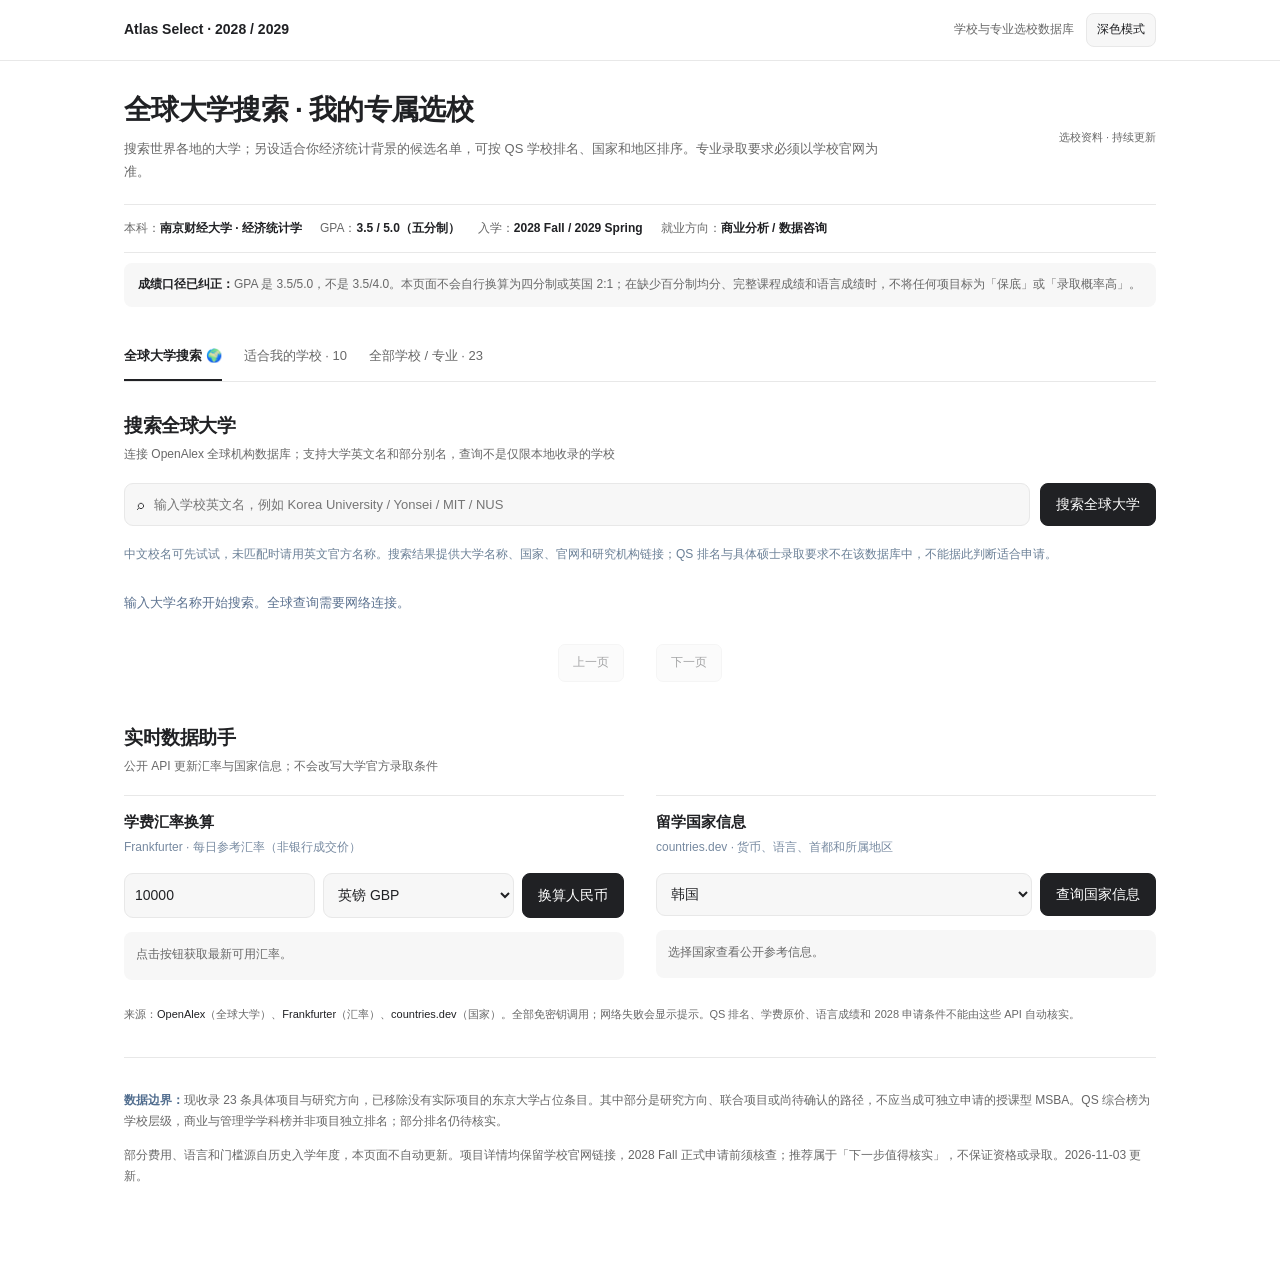
<file: index.html>
<!DOCTYPE html><html lang="zh-CN"><head><meta charset="utf-8"><meta name="viewport" content="width=device-width,initial-scale=1"><meta name="theme-color" content="#ffffff"><meta http-equiv="Cache-Control" content="no-cache, no-store, must-revalidate"><meta name="description" content="面向中国经济统计本科生的2028 Fall 商业分析硕士选校搜索，含官网要求与独立推荐名单。"><title>Atlas Select · 我的2028选校搜索</title><style>
:root{--ink:#192d43;--muted:#64778d;--navy:#142e4b;--line:#e0e8f0;--blue:#245ca1;--wash:#f6f8fb;--mint:#e8f6f1}
*{box-sizing:border-box}html{scroll-behavior:smooth}body{margin:0;font:15px/1.65 -apple-system,BlinkMacSystemFont,"PingFang SC","Microsoft YaHei","Noto Sans CJK SC",sans-serif;background:var(--wash);color:var(--ink)}
a{color:#2260a8;text-decoration:none}a:hover{text-decoration:underline}button,input,select{font:inherit}button{cursor:pointer}button:focus-visible,a:focus-visible,input:focus-visible,select:focus-visible,summary:focus-visible{outline:3px solid #93bbfb;outline-offset:3px}
.site-header{background:#12283f;color:white}.site-inner{max-width:1200px;margin:auto;padding:13px 22px;display:flex;align-items:center;justify-content:space-between;gap:14px}.site-name{font-size:15px;font-weight:800;letter-spacing:.01em}.site-meta{font-size:12px;color:#b9cade}
.shell{max-width:1200px;margin:auto;padding:26px 20px 80px}.intro{background:#fff;border:1px solid var(--line);border-radius:17px;padding:25px 29px;display:flex;justify-content:space-between;gap:20px;align-items:center}.intro h1{font-size:clamp(22px,3vw,29px);line-height:1.2;letter-spacing:-.5px;margin:0 0 10px}.intro p{font-size:13px;color:var(--muted);margin:0;max-width:770px}.version{font-size:11px;color:#667d9b;white-space:nowrap;background:#f0f5fc;border-radius:6px;padding:7px 10px}
.profile{display:flex;gap:11px;flex-wrap:wrap;margin:18px 0 13px}.profile span{background:#fff;border:1px solid var(--line);border-radius:8px;padding:8px 12px;font-size:12px;color:#4d6178}.profile strong{color:#163857}.gpa-warning{font-size:12px;padding:11px 14px;background:#edf4ff;border:1px solid #d7e6fa;border-radius:9px;color:#3b597c;line-height:1.65}
.view-tabs{display:flex;gap:8px;margin:26px 0 17px;flex-wrap:wrap}.view-tabs button{background:#fff;border:1px solid var(--line);border-radius:9px;padding:11px 18px;font-weight:800;color:#55708a}.view-tabs button.active{color:#fff;background:#225796;border-color:#225796}
.section-head{display:flex;align-items:end;justify-content:space-between;gap:12px;margin:0 0 18px}.section-head h2{font-size:23px;letter-spacing:-.5px;margin:0}.section-head p{font-size:12px;margin:4px 0 0;color:#8191a4}.section-count{color:#8191a4;font-size:12px}
.recommend-grid{display:grid;grid-template-columns:repeat(2,minmax(0,1fr));gap:14px}.recommend-card{background:#fff;border:1px solid var(--line);border-radius:13px;padding:20px 22px;min-width:0}.rc-top{display:flex;align-items:center;justify-content:space-between;gap:10px}.rc-level{font-size:11px;font-weight:800;color:#216f66;padding:5px 9px;background:#e8f6f2;border-radius:5px}.rc-region{font-size:12px;color:#8190a1}.recommend-card h3{font-size:20px;letter-spacing:-.4px;margin:14px 0 3px;line-height:1.3}.rc-program{font-size:13px;color:#436489;font-weight:780;line-height:1.5}.recommend-card p{color:#566b81;font-size:13px;margin:13px 0}.rc-risk{border-top:1px solid #edf1f5;padding-top:11px;color:#768497;font-size:12px}.rc-risk b{color:#9a6723}.rc-bottom{display:flex;align-items:center;gap:15px;margin-top:16px;flex-wrap:wrap}.rc-bottom button{border:0;background:#225796;color:#fff;padding:9px 13px;border-radius:7px;font-size:12px;font-weight:730}.rc-bottom a{font-size:12px;font-weight:780}
.guide{margin:18px 0 0;background:#fff;border:1px solid var(--line);border-radius:11px;padding:15px 18px;color:#657891;font-size:12px}.guide strong{color:#315471}
.toolbar{display:flex;gap:10px;flex-wrap:wrap;padding:15px;background:#fff;border:1px solid var(--line);border-radius:13px;margin-bottom:14px;align-items:center}.search-wrap{flex:1;min-width:240px;display:flex;align-items:center;gap:8px;padding:9px 12px;border:1px solid #dce6f1;border-radius:8px;background:#fbfdff;color:#8194ab}.search-wrap input{width:100%;background:transparent;border:0;outline:0;font-size:13px;min-width:0;color:#223c57}.search-wrap:focus-within{outline:2px solid #9bc3ff}.toolbar select{border:1px solid #dce6f1;border-radius:8px;padding:10px 12px;background:#fbfdff;color:#34506d;font-size:12px;max-width:220px}.count-bar{display:flex;justify-content:space-between;align-items:center;gap:10px;color:#72849a;font-size:12px;margin:12px 3px 17px}.reset{font-size:12px;font-weight:700;background:none;border:0;color:#2663a4}
.cards{display:grid;grid-template-columns:repeat(2,minmax(0,1fr));gap:15px}.card{min-width:0;background:#fff;border:1px solid #e0e8f0;border-radius:13px;padding:22px;display:flex;flex-direction:column}.card-topline{display:flex;gap:7px;align-items:center;flex-wrap:wrap;margin:0 0 13px}.region-chip{font-size:11px;font-weight:800;color:#265b93;background:#edf4fc;border-radius:5px;padding:4px 8px}.category-chip{font-size:11px;color:#8796a6}
.card .school{font-size:20px;font-weight:830;letter-spacing:-.3px}.card .en{color:#8696a7;font-size:12px}.card .program{font-size:15px;font-weight:800;margin:13px 0 8px;color:#244c78;line-height:1.4}.card .tag{display:inline-block;font-size:11px;color:#56718f;background:#f0f4f9;padding:3px 7px;border-radius:5px;margin:3px 4px 0 0}.card .detail{font-size:12px;color:#60758a;line-height:1.65;margin:12px 0}.card .detail p{margin:6px 0}
.rank-mark{margin:10px 0 4px;order:3}.rank-pair{display:grid;grid-template-columns:1fr 1fr;gap:8px}.rank-single{border:1px solid #e5ebf3;background:#f7f9fc;border-radius:8px;padding:11px}.rank-single span{font-size:10px;color:#71869f;display:block}.rank-single strong{color:#245f9c;font-size:21px;display:block;line-height:1.3}.rank-subject strong{color:#137464}
.card .verified-meta{order:5;border:1px solid #e5ecf4;border-radius:9px;background:#f8fbfe;padding:14px;margin:14px 0;color:#52677e;font-size:12px}.verified-meta>div{margin:0 0 9px}.verified-meta>div:first-child{display:none}.verified-meta .cny{color:#13766a;font-weight:750}.source-note{font-size:11px;color:#8a98aa}.verified-meta>a{font-weight:800;font-size:11px}
.card .requirements{order:6;border:1px solid #e7edf2;border-radius:9px;padding:13px;margin:0 0 12px}.req-title{font-size:13px;font-weight:800;color:#355575}.req-item{font-size:12px;padding:7px 0;border-bottom:1px solid #edf1f5;color:#5e7187}.req-source{display:block;font-size:11px;word-break:break-word;margin-top:9px}
.card details{order:7;margin-top:auto;border-top:1px solid #edf0f5;padding-top:10px;color:#57718f;font-size:12px}.card summary{font-weight:800;cursor:pointer}.card details p{font-size:12px;color:#687d93}.card details a{font-weight:700}
.card .detail{order:4}.card .school{order:1}.card .en{order:2}.card .program{order:2}.card .tag{order:2}.card .card-topline{order:0}
.empty{background:#fff;border:1px dashed #cbd8e8;padding:36px 18px;text-align:center;border-radius:12px;color:#657a95}.foot{font-size:12px;line-height:1.8;color:#718398;border-top:1px solid #e0e6ee;margin-top:32px;padding-top:20px}.foot strong{color:#526e8f}
[hidden]{display:none!important}
@media(max-width:850px){.cards,.recommend-grid{grid-template-columns:1fr}.intro{align-items:start;flex-direction:column;gap:12px}}
@media(max-width:580px){.shell{padding:15px 12px 50px}.site-inner{padding:12px 15px}.intro{padding:20px 18px}.intro h1{font-size:21px}.version{font-size:10px}.profile{gap:7px}.profile span{padding:7px 10px}.view-tabs{display:grid;grid-template-columns:1fr 1fr;margin-top:20px}.view-tabs button{font-size:13px;padding:11px 7px}.toolbar{padding:11px}.search-wrap{min-width:100%}.toolbar select{max-width:none;flex:1;min-width:110px}.card{padding:18px}.section-head h2{font-size:20px}.rc-bottom{gap:10px}}
@media(prefers-reduced-motion:reduce){html{scroll-behavior:auto}}
@media print{.toolbar,.view-tabs{display:none}#recommended-section,#all-section{display:block!important}.cards,.recommend-grid{grid-template-columns:1fr}}
.view-tabs{display:grid;grid-template-columns:repeat(3,minmax(0,1fr))}.global-button{border:0;background:#225796;color:#fff;border-radius:8px;padding:10px 17px;font-weight:800}.global-hint{font-size:12px;color:#6b8097;line-height:1.8}.global-status{padding:14px 0;color:#5c7290;font-size:13px}.global-results{display:grid;grid-template-columns:repeat(2,minmax(0,1fr));gap:13px}.global-card{border:1px solid #e1e8f1;background:white;border-radius:12px;padding:19px}.global-card h3{margin:0 0 7px;font-size:17px;line-height:1.4}.global-card p{font-size:12px;color:#72849b;margin:5px 0}.global-card a{font-size:12px;font-weight:800;margin-right:13px}.global-pagination{display:flex;justify-content:center;align-items:center;gap:16px;margin-top:17px;font-size:12px;color:#71839a}.global-pagination button{border:1px solid #d7e1ef;background:#fff;border-radius:8px;padding:8px 14px;color:#315779}.global-pagination button:disabled{opacity:.4;cursor:default}.recommend-controls{display:flex;align-items:end;gap:13px;flex-wrap:wrap;margin:0 0 16px;background:#fff;border:1px solid #e1e8f1;border-radius:10px;padding:13px}.recommend-controls label{display:flex;flex-direction:column;gap:5px;color:#637991;font-size:11px;font-weight:700}.recommend-controls select{border:1px solid #dbe4ee;border-radius:7px;padding:8px 12px;background:#fafcff;color:#304c6a;font-size:12px}.recommend-controls>span{margin-left:auto;font-size:12px;color:#698099}@media(max-width:700px){.global-results{grid-template-columns:1fr}.view-tabs{gap:5px}.view-tabs button{font-size:11px;padding:10px 5px}.recommend-controls>span{margin-left:0}.global-button{width:100%}}.api-tools{margin-top:32px}.api-tool-grid{display:grid;grid-template-columns:repeat(2,minmax(0,1fr));gap:14px}.api-tool{background:#fff;border:1px solid #dfe8f2;border-radius:12px;padding:20px}.api-tool h3{margin:0;font-size:17px}.api-tool p{font-size:12px;color:#778aa1;margin:3px 0 15px}.fx-controls{display:flex;flex-wrap:wrap;gap:8px}.fx-controls input,.fx-controls select{min-width:0;flex:1;border:1px solid #dbe5ef;border-radius:8px;padding:10px;background:#fafcff;color:#284665}.fx-controls button{border:0;border-radius:8px;background:#225796;color:#fff;padding:10px 13px;font-weight:800}.api-result{margin-top:14px;background:#f5f9ff;border-radius:8px;padding:12px;color:#43637e;font-size:12px;line-height:1.7;min-height:48px}.api-note{font-size:11px;line-height:1.8;color:#8191a4}@media(max-width:750px){.api-tool-grid{grid-template-columns:1fr}.fx-controls button{width:100%}}.admission-profile{order:9!important;margin-top:14px!important;border-top:1px solid #e4ecf5!important;padding-top:13px!important}.admission-profile>summary{font-size:12px;color:#245e94!important;font-weight:800;line-height:1.8}.detail-source{font-size:10px;font-weight:600;margin-left:5px}.admission-verified{background:#e6f4ee;color:#1c7158;border-radius:5px;padding:4px 7px;font-size:10px}.admission-pending{background:#fff4dc;color:#946016;border-radius:5px;padding:4px 7px;font-size:10px}.admission-body{margin-top:13px;font-size:12px;line-height:1.8;color:#536b83}.admission-head{display:flex;align-items:center;gap:8px;flex-wrap:wrap;margin:7px 0 13px}.admission-route{font-size:11px;color:#74879d}.admission-links{display:flex;flex-wrap:wrap;gap:8px;margin:0 0 15px}.admission-links a,.admission-links button{font-size:11px!important;font-weight:750!important;line-height:1.5;border-radius:6px;background:#eef5fc;border:1px solid #d9e6f3;color:#225d98;padding:6px 9px;cursor:pointer;text-decoration:none}.admission-links button{background:#f5f8fb}.admission-links button:disabled{opacity:.5}.admission-field{border-top:1px dashed #e6edf4;padding:12px 0}.admission-field strong,.admission-source strong{font-size:12px;color:#294a6c}.admission-field p,.admission-source p{margin:7px 0 0!important;font-size:12px!important;line-height:1.8!important;color:#556f86!important}.admission-field ol{margin:9px 0 0 18px;padding:0}.admission-field li{padding:3px 0}.admission-alert{border-left:3px solid #cf9032;padding:10px 12px;background:#fff8ec;color:#8e5816;border-radius:4px;font-weight:750}.admission-source{border-top:1px solid #e3ebf5;padding-top:11px;color:#668099;font-size:11px}.openalex-info{padding:12px;background:#edf6ff;border:1px solid #dae7f4;border-radius:8px;font-size:12px;color:#476684;margin:0 0 12px}.openalex-info p{margin:5px 0}.global-admission-help{margin-top:11px;border-top:1px solid #e6edf4;padding-top:9px;font-size:12px;color:#51718c}.global-admission-help summary{cursor:pointer;font-weight:800}.global-admission-help p{line-height:1.8}.rec-admission{font-size:11px;color:#456982;line-height:1.65;border-top:1px dashed #e2eaf4;padding-top:11px;margin-top:12px}.rec-admission a{font-weight:750}.graduate-work-policy{margin-top:14px!important;border-top:1px solid #e4ecf5!important;padding-top:12px!important}.graduate-work-policy>summary{font-size:12px;font-weight:800;color:#255b8a;line-height:1.7}.work-policy-body{font-size:12px;line-height:1.75;color:#4c6680;margin-top:12px}.work-policy-body>div:not(.work-policy-warning){padding:10px 0;border-top:1px dashed #e5ecf4}.work-policy-body b{color:#294967}.work-policy-body p{font-size:12px!important;line-height:1.75!important;margin:5px 0!important}.work-policy-tag{display:inline-block;background:#edf5fc;border-radius:5px;padding:5px 8px;color:#36618b!important}.work-policy-warning{background:#fff8eb;border-left:3px solid #d7a052;padding:10px 12px;border-radius:5px}.work-policy-sources{display:flex;gap:12px;flex-wrap:wrap;margin:14px 0!important}.work-policy-sources a{font-weight:800;color:#2867a4}.work-policy-note{font-size:11px!important;color:#75869a!important}.residence-quick{display:flex;align-items:center;flex-wrap:wrap;gap:6px 10px;margin:12px 0;padding:12px 13px;border-radius:10px;background:#edf5fc;border:1px solid #d5e5f4;color:#426581}.residence-quick span{font-size:11px;font-weight:750}.residence-quick strong{font-size:16px;color:#1b5689}.residence-quick small{font-size:11px;flex-basis:100%;line-height:1.6}.rec-residence{display:flex;align-items:center;gap:7px;flex-wrap:wrap;padding:10px 12px;margin-top:12px;border-radius:9px;background:#edf5fc;color:#40617c}.rec-residence span{font-size:11px}.rec-residence strong{font-size:15px;color:#1c5c94}.rec-residence small{flex-basis:100%;font-size:10px;line-height:1.6}.residence-quick{display:flex!important;position:relative;align-items:flex-start;flex-direction:column;gap:4px;padding:14px 16px!important;margin:12px 0 14px!important;background:#e5f2ff!important;border:2px solid #8bbbe7!important;border-radius:10px!important}.residence-quick:before{content:"毕业后可留多久";display:block;font-weight:800;font-size:12px;color:#315d85}.residence-quick span{display:none}.residence-quick strong{font-size:22px!important;line-height:1.4;color:#174f84!important}.residence-quick small{font-size:11px!important;color:#56728d!important}.graduate-work-policy{display:block!important}.graduate-work-policy>summary{padding:10px 0}.admission-profile[open]+.graduate-work-policy{margin-top:12px!important}
/* Atlas Quiet UI · unified tokens and restrained product surfaces */
:root{color-scheme:light;--ink:#202124;--muted:#686868;--navy:#202124;--line:#e8e8e8;--blue:#262626;--wash:#fff;--mint:#f3f5f4;--ui-bg:#fff;--ui-subtle:#f7f7f7;--ui-hover:#f2f2f2;--ui-text:#202124;--ui-muted:#686868;--ui-line:#e8e8e8;--ui-accent:#202124;--ui-focus:#6b8db7;--ui-radius:10px;--ui-shadow:0 8px 28px rgba(0,0,0,.08);--ui-fast:160ms;--ui-space-1:4px;--ui-space-2:8px;--ui-space-3:12px;--ui-space-4:16px;--ui-space-6:24px;--ui-space-8:32px}
html{scroll-padding-top:24px}body{font-family:-apple-system,BlinkMacSystemFont,"Segoe UI","PingFang SC",sans-serif!important;background:var(--ui-bg)!important;color:var(--ui-text)!important;font-size:14px;line-height:1.65}
.site-header{background:var(--ui-bg)!important;color:var(--ui-text)!important;border-bottom:1px solid var(--ui-line);position:sticky;top:0;z-index:20}
.site-inner{max-width:1080px;padding:13px 24px}.site-name{font-size:14px;font-weight:650;letter-spacing:0}.site-meta{color:var(--ui-muted);font-size:12px}
.header-actions{display:flex;align-items:center;gap:12px}.theme-toggle{border:1px solid var(--ui-line);background:var(--ui-subtle);color:var(--ui-text);border-radius:8px;font-size:12px;padding:6px 10px;min-height:34px}
.theme-toggle:hover{background:var(--ui-hover)}.shell{max-width:1080px;padding:30px 24px 72px}
.intro{background:transparent!important;border:0!important;border-radius:0!important;padding:0!important;gap:16px}.intro h1{font-size:clamp(22px,2.8vw,28px);font-weight:650;letter-spacing:-.025em;line-height:1.35;margin:0 0 8px}.intro p{font-size:13px;color:var(--ui-muted);line-height:1.8}.version{background:transparent!important;color:var(--ui-muted);font-size:11px;padding:0}
.profile{gap:0;margin:20px 0 10px;padding:10px 0;border-top:1px solid var(--ui-line);border-bottom:1px solid var(--ui-line)}.profile span{border:0!important;border-radius:0!important;background:transparent!important;padding:4px 18px 4px 0;color:var(--ui-muted);font-size:12px}.profile strong{color:var(--ui-text);font-weight:600}
.gpa-warning{border:0!important;background:var(--ui-subtle)!important;border-radius:8px!important;color:var(--ui-muted)!important;font-size:12px;padding:12px 14px}.gpa-warning strong{color:var(--ui-text)}
.view-tabs{display:flex!important;gap:22px!important;flex-wrap:wrap;margin:28px 0 28px!important;border-bottom:1px solid var(--ui-line)}.view-tabs button{border:0!important;background:transparent!important;color:var(--ui-muted)!important;border-radius:0!important;padding:10px 0 12px!important;font-size:13px!important;font-weight:500!important;border-bottom:2px solid transparent!important;transition:color var(--ui-fast),border-color var(--ui-fast)}.view-tabs button:hover{color:var(--ui-text)!important}.view-tabs button.active{color:var(--ui-text)!important;border-bottom-color:var(--ui-text)!important;font-weight:650!important}
.section-head h2{font-size:19px;font-weight:650;letter-spacing:-.02em}.section-head p,.section-count{color:var(--ui-muted);font-size:12px}.section-head{margin-bottom:18px}
.toolbar,.recommend-controls{background:transparent!important;border:0!important;border-radius:0!important;padding:0!important;margin-bottom:18px;gap:10px}
.search-wrap,.toolbar select,.recommend-controls select,.fx-controls input,.fx-controls select{background:var(--ui-subtle)!important;color:var(--ui-text)!important;border:1px solid var(--ui-line)!important;border-radius:9px!important;min-height:40px}
.search-wrap input{color:var(--ui-text)!important;font-size:13px}.search-wrap:focus-within{outline:2px solid var(--ui-focus);outline-offset:1px}
.global-button,.fx-controls button,.rc-bottom button{background:var(--ui-accent)!important;color:var(--ui-bg)!important;border:1px solid var(--ui-accent)!important;border-radius:8px!important;font-weight:550!important;min-height:40px;padding:9px 15px!important;transition:opacity var(--ui-fast),transform var(--ui-fast)}.global-button:hover,.fx-controls button:hover,.rc-bottom button:hover{opacity:.85}.global-button:active,.fx-controls button:active,.rc-bottom button:active{transform:translateY(1px)}
button:disabled{opacity:.4!important;cursor:not-allowed!important}
.recommend-grid,.cards,.global-results{grid-template-columns:minmax(0,1fr)!important;gap:0!important;max-width:920px}
.recommend-card,.card,.global-card{background:transparent!important;border:0!important;border-bottom:1px solid var(--ui-line)!important;border-radius:0!important;padding:22px 0!important;box-shadow:none!important;min-width:0}
.recommend-card:first-child,.card:first-child,.global-card:first-child{padding-top:6px!important}.recommend-card h3,.card .school{font-size:18px!important;font-weight:650!important;letter-spacing:-.02em}.recommend-card h3{margin:9px 0 4px}.rc-program,.card .program{font-size:13px!important;font-weight:550!important;color:var(--ui-text)!important}.rc-region,.category-chip,.card .en{color:var(--ui-muted)!important}
.rc-level,.region-chip,.card .tag,.admission-verified,.admission-pending{background:var(--ui-subtle)!important;color:var(--ui-muted)!important;border:0!important;border-radius:5px!important;font-size:11px!important;font-weight:550!important;padding:3px 7px!important}
.recommend-card p,.card .detail,.rc-risk,.rec-admission{color:var(--ui-muted)!important}.rc-risk{border-color:var(--ui-line)!important}.rc-risk b{color:var(--ui-text)!important}
.rec-residence,.residence-quick{background:var(--ui-subtle)!important;border:0!important;border-radius:8px!important;padding:12px 14px!important;color:var(--ui-muted)!important;margin:14px 0!important}.rec-residence strong,.residence-quick strong{font-size:17px!important;font-weight:650!important;color:var(--ui-text)!important}.residence-quick:before{color:var(--ui-muted)!important;font-size:11px!important;font-weight:550!important}.rec-residence small,.residence-quick small{color:var(--ui-muted)!important}
.rank-mark{margin:12px 0!important}.rank-pair{display:flex!important;flex-wrap:wrap;gap:18px!important}.rank-single{background:transparent!important;border:0!important;padding:0!important}.rank-single strong,.rank-subject strong{font-size:16px!important;color:var(--ui-text)!important;font-weight:650!important}.rank-single span{color:var(--ui-muted)!important;font-size:11px!important}
.card .verified-meta,.card .requirements,.api-tool{background:transparent!important;border:0!important;border-top:1px solid var(--ui-line)!important;border-radius:0!important;padding:14px 0!important}.card .requirements{margin-bottom:4px!important}.verified-meta .cny{color:var(--ui-text)!important;font-weight:600}.req-title,.admission-field strong,.admission-source strong{color:var(--ui-text)!important;font-weight:650}.req-item{border-color:var(--ui-line)!important;color:var(--ui-muted)!important}
.card details,.admission-profile,.graduate-work-policy,.admission-field,.admission-source{border-color:var(--ui-line)!important}.card summary,.admission-profile>summary,.graduate-work-policy>summary{color:var(--ui-text)!important;font-weight:600!important;font-size:13px!important;padding:10px 0;cursor:pointer}
.admission-links a,.admission-links button,.global-pagination button{background:var(--ui-subtle)!important;color:var(--ui-text)!important;border:1px solid var(--ui-line)!important;border-radius:7px!important;font-weight:550!important}
.admission-links a:hover,.admission-links button:hover,.global-pagination button:hover:not(:disabled){background:var(--ui-hover)!important;text-decoration:none}
.admission-body,.admission-field p,.admission-source p,.work-policy-body,.work-policy-body p,.global-card p,.api-note{color:var(--ui-muted)!important}
.admission-alert,.work-policy-warning{background:var(--ui-subtle)!important;border-left:2px solid var(--ui-muted)!important;color:var(--ui-text)!important}.openalex-info,.api-result,.work-policy-tag{background:var(--ui-subtle)!important;border:0!important;color:var(--ui-muted)!important}
.api-tools{margin-top:40px}.api-tool-grid{grid-template-columns:repeat(2,minmax(0,1fr));gap:32px}.api-tool h3{font-size:15px;font-weight:650}.guide,.empty{background:var(--ui-subtle)!important;border:0!important;border-radius:8px!important;color:var(--ui-muted)!important}.foot{border-color:var(--ui-line)!important;color:var(--ui-muted)!important}
a,.reset,.verified-meta>a,.global-card a,.work-policy-sources a{color:var(--ui-text)!important;text-decoration-color:var(--ui-line)!important;text-underline-offset:3px}a:hover{text-decoration:underline}
:where(button,input,select,summary,a):focus-visible{outline:2px solid var(--ui-focus)!important;outline-offset:3px!important}
:where(button,a,summary){-webkit-tap-highlight-color:transparent}
@media(max-width:680px){.shell{padding:22px 18px 60px}.site-inner{padding:11px 18px}.site-meta{display:none}.intro{align-items:flex-start}.intro h1{font-size:23px}.version{font-size:10px}.view-tabs{gap:15px!important;overflow-x:auto;flex-wrap:nowrap!important;scrollbar-width:none;margin:22px 0!important}.view-tabs::-webkit-scrollbar{display:none}.view-tabs button{flex:0 0 auto!important;white-space:nowrap;font-size:12px!important}.toolbar{display:flex;flex-direction:column;align-items:stretch}.search-wrap{min-width:0;width:100%}.toolbar select{width:100%;max-width:none}.recommend-controls{display:grid;grid-template-columns:1fr 1fr;gap:12px}.recommend-controls>span{grid-column:1/-1}.recommend-card,.card,.global-card{padding:20px 0!important}.api-tool-grid{grid-template-columns:1fr;gap:14px}.api-tool{padding:16px 0!important}.profile span{padding-right:12px}.admission-links{gap:6px}.admission-links a,.admission-links button{padding:7px 9px!important}.rec-residence strong{font-size:15px!important}}
@media(prefers-reduced-motion:reduce){*,*::before,*::after{scroll-behavior:auto!important;animation-duration:.01ms!important;transition-duration:.01ms!important}}
:root[data-theme="dark"]{color-scheme:dark;--ink:#ededed;--muted:#a6a6a6;--navy:#ededed;--line:#333;--blue:#ededed;--wash:#171717;--mint:#242424;--ui-bg:#171717;--ui-subtle:#242424;--ui-hover:#303030;--ui-text:#ededed;--ui-muted:#aaa;--ui-line:#333;--ui-accent:#ededed;--ui-focus:#a2b8d2}
:root[data-theme="dark"] .global-button,:root[data-theme="dark"] .fx-controls button,:root[data-theme="dark"] .rc-bottom button{color:#171717!important}
:root[data-theme="dark"] .global-status,:root[data-theme="dark"] .global-hint,:root[data-theme="dark"] .source-note,:root[data-theme="dark"] .card .verified-meta,:root[data-theme="dark"] .req-source,:root[data-theme="dark"] .api-tool p,:root[data-theme="dark"] .recommend-controls label,:root[data-theme="dark"] .rec-count,:root[data-theme="dark"] .count-bar,:root[data-theme="dark"] .global-pagination,:root[data-theme="dark"] .global-card p{color:var(--ui-muted)!important}
@media print{.site-header .theme-toggle{display:none!important}.view-tabs{display:none!important}.card,.recommend-card{break-inside:avoid}}
</style></head>
<body><div class="site-header"><div class="site-inner"><div class="site-name">Atlas Select · 2028 / 2029</div><div class="header-actions"><div class="site-meta">学校与专业选校数据库</div><button class="theme-toggle" id="theme-toggle" type="button" aria-label="切换深色模式" aria-pressed="false">深色模式</button></div></div></div>
<main class="shell"><div class="intro"><div><h1>全球大学搜索 · 我的专属选校</h1><p>搜索世界各地的大学；另设适合你经济统计背景的候选名单，可按 QS 学校排名、国家和地区排序。专业录取要求必须以学校官网为准。</p></div><div class="version">选校资料 · 持续更新</div></div>
<div class="profile"><span>本科：<strong>南京财经大学 · 经济统计学</strong></span><span>GPA：<strong>3.5 / 5.0（五分制）</strong></span><span>入学：<strong>2028 Fall / 2029 Spring</strong></span><span>就业方向：<strong>商业分析 / 数据咨询</strong></span></div>
<div class="gpa-warning"><strong>成绩口径已纠正：</strong>GPA 是 3.5/5.0，不是 3.5/4.0。本页面不会自行换算为四分制或英国 2:1；在缺少百分制均分、完整课程成绩和语言成绩时，不将任何项目标为「保底」或「录取概率高」。</div>
<nav class="view-tabs" aria-label="选校视图"><button id="tab-global" class="active" type="button" aria-pressed="true">全球大学搜索 🌍</button><button id="tab-recommended" type="button" aria-pressed="false">适合我的学校 · 10</button><button id="tab-all" type="button" aria-pressed="false">全部学校 / 专业 · 23</button></nav>
<section id="global-section" hidden><div class="section-head"><div><h2>搜索全球大学</h2><p>连接 OpenAlex 全球机构数据库；支持大学英文名和部分别名，查询不是仅限本地收录的学校</p></div></div><div class="toolbar"><label class="search-wrap" for="global-query">⌕ <input id="global-query" type="search" autocomplete="off" placeholder="输入学校英文名，例如 Korea University / Yonsei / MIT / NUS"></label><button id="global-search" type="button" class="global-button">搜索全球大学</button></div><p class="global-hint">中文校名可先试试，未匹配时请用英文官方名称。搜索结果提供大学名称、国家、官网和研究机构链接；QS 排名与具体硕士录取要求不在该数据库中，不能据此判断适合申请。</p><div id="global-status" class="global-status" aria-live="polite">输入大学名称开始搜索。全球查询需要网络连接。</div><div id="global-results" class="global-results"></div><div class="global-pagination"><button id="global-prev" type="button" disabled>上一页</button><span id="global-page"></span><button id="global-next" type="button" disabled>下一页</button></div></section><section id="recommended-section" hidden><div class="section-head"><div><h2>我的候选学校与专业</h2><p>依据经济统计学课程方向和职业目标筛选，非录取成功率排名</p></div><span class="section-count">10 个候选</span></div><div class="recommend-controls"><label>国家 / 地区<select id="rec-region"><option value="">全部地区</option><option value="韩国">韩国</option><option value="欧洲">欧洲大陆</option><option value="英国">英国</option><option value="日本">日本</option></select></label><label>排序<select id="rec-sort"><option value="region">按国家 / 地区</option><option value="qs">QS 学校综合排名（已核实优先）</option><option value="name">学校名称</option></select></label><span id="rec-count">10 个候选</span></div><div class="recommend-grid" id="recommend-grid"><article class="recommend-card" data-school="高丽大学" data-region="韩国" data-rank="52"><div class="rc-top"><span class="rc-level">2029 Spring 重点候选</span><span class="rc-region">韩国</span></div><h3>高丽大学</h3><div class="rc-program">MS in Business Analytics (MSBA)</div><p>专业方向与商业分析、信息系统或管理科学有关，保留在你的重点调查名单中。</p><div class="rc-risk"><b>申请风险：</b>官网确认 BA 仅春季招生；你接受 2029 Spring，因此保留为重点候选。须核对韩语资格和 2029 春季当届简章。</div><div class="rec-admission">招生：仅春季入学（官网确认）；可考虑 2029 Spring，具体招生须以当届简章为准 · <a href="https://graduate2.korea.ac.kr/admission/eligibility.html" target="_blank" rel="noopener noreferrer">官方招生 ↗</a></div><div class="rec-residence"><span>毕业后居留</span><strong>最长 3 年（须核实适用资格）</strong><small>求职居留≠开放工签</small></div><div class="rc-bottom"><button type="button" class="view-project" data-target="p0">查看已有项目资料</button></div></article><article class="recommend-card" data-school="延世大学" data-region="韩国" data-rank="42"><div class="rc-top"><span class="rc-level">韩国重点核查</span><span class="rc-region">韩国</span></div><h3>延世大学</h3><div class="rc-program">Business Administration — Information Systems</div><p>专业方向与商业分析、信息系统或管理科学有关，保留在你的重点调查名单中。</p><div class="rc-risk"><b>申请风险：</b>请核实是否属于独立招生的硕士项目、韩语或英语授课、GPA 五分制认可规则、GMAT/GRE 和导师要求；不预设录取概率。</div><div class="rec-admission">招生：延世大学研究生院设国际生秋季招生，但 IS 方向具体招生名额待确认 · <a href="https://graduate.yonsei.ac.kr/graduate_en/admission/forein_fall_schedule.do" target="_blank" rel="noopener noreferrer">官方招生 ↗</a></div><div class="rec-residence"><span>毕业后居留</span><strong>最长 3 年（须核实适用资格）</strong><small>求职居留≠开放工签</small></div><div class="rc-bottom"><button type="button" class="view-project" data-target="p2">查看已有项目资料</button></div></article><article class="recommend-card" data-school="首尔大学" data-region="韩国" data-rank="38"><div class="rc-top"><span class="rc-level">韩国重点核查</span><span class="rc-region">韩国</span></div><h3>首尔大学</h3><div class="rc-program">Business Administration — Management Information Systems</div><p>专业方向与商业分析、信息系统或管理科学有关，保留在你的重点调查名单中。</p><div class="rc-risk"><b>申请风险：</b>请核实是否属于独立招生的硕士项目、韩语或英语授课、GPA 五分制认可规则、GMAT/GRE 和导师要求；不预设录取概率。</div><div class="rec-admission">招生：是否秋季开放具体 MIS 研究方向需逐届核对 · <a href="https://en.snu.ac.kr/admission/overview/notice" target="_blank" rel="noopener noreferrer">官方招生 ↗</a></div><div class="rec-residence"><span>毕业后居留</span><strong>最长 3 年（须核实适用资格）</strong><small>求职居留≠开放工签</small></div><div class="rc-bottom"><button type="button" class="view-project" data-target="p4">查看已有项目资料</button></div></article><article class="recommend-card" data-school="维也纳大学" data-region="欧洲" data-rank="140"><div class="rc-top"><span class="rc-level">优先核对</span><span class="rc-region">欧洲大陆</span></div><h3>维也纳大学</h3><div class="rc-program">MSc Business Analytics</div><p>经济学与统计学在官网认可的相关本科范围内；明确不设统一最低 GPA，但只有约 40 个名额。</p><div class="rc-risk"><b>需要核实：</b>B2 英语、GMAT/GRE 与选拔竞争</div><div class="rec-admission">招生：秋季申请走年度选拔；2028 Fall 日期未公布 · <a href="https://studieren.univie.ac.at/en/applying-for-a-programme/admission-info/mag/business-analytics-mag" target="_blank" rel="noopener noreferrer">官方招生 ↗</a></div><div class="rec-residence"><span>毕业后居留</span><strong>12 个月</strong><small>求职居留非开放工签</small></div><div class="rc-bottom"><button type="button" class="view-project" data-target="p5">查看数据库详情</button><a target="_blank" rel="noopener noreferrer" href="https://studieren.univie.ac.at/en/applying-for-a-programme/admission-info/mag/business-analytics-mag">大学官网 ↗</a></div></article><article class="recommend-card" data-school="维也纳经济大学" data-region="欧洲" data-rank="9999"><div class="rc-top"><span class="rc-level">优先核对</span><span class="rc-region">欧洲大陆</span></div><h3>维也纳经济大学</h3><div class="rc-program">MSc Digital Economy</div><p>兼顾数字化业务、信息系统、统计与经济课程，适合数字化咨询方向。</p><div class="rc-risk"><b>需要核实：</b>英语水平要求较高，先修课与综合选拔</div><div class="rec-admission">招生：秋季入学；秋季上一年申请轮次，2028 轮次待公告 · <a href="https://www.wu.ac.at/en/programs/masters-programs/digital-economy/application-admission" target="_blank" rel="noopener noreferrer">官方招生 ↗</a></div><div class="rec-residence"><span>毕业后居留</span><strong>12 个月</strong><small>求职居留非开放工签</small></div><div class="rc-bottom"><button type="button" class="view-project" data-target="p6">查看数据库详情</button><a target="_blank" rel="noopener noreferrer" href="https://www.wu.ac.at/en/programs/masters-programs/digital-economy/overview">大学官网 ↗</a></div></article><article class="recommend-card" data-school="根特大学" data-region="欧洲" data-rank="150"><div class="rc-top"><span class="rc-level">有条件候选</span><span class="rc-region">欧洲大陆</span></div><h3>根特大学</h3><div class="rc-program">MSc Business Engineering — Data Analytics</div><p>Data Analytics 方向重视统计、机器学习及商业数据决策，培养方向匹配。</p><div class="rc-risk"><b>需要核实：</b>非 EEA 学历须交 GMAT/GRE，工程与定量先修较强</div><div class="rec-admission">招生：项目秋季开学；2028 Fall 截止日期须另查 · <a href="https://www.ugent.be/eb/en/degree-students/faculty-admission-requirements.htm" target="_blank" rel="noopener noreferrer">官方招生 ↗</a></div><div class="rec-residence"><span>毕业后居留</span><strong>最长 12 个月</strong><small>工作许可须核实</small></div><div class="rc-bottom"><button type="button" class="view-project" data-target="p7">查看数据库详情</button><a target="_blank" rel="noopener noreferrer" href="https://www.ugent.be/eb/en/study-programmes/master-in-business-engineering/eligibility.htm">大学官网 ↗</a></div></article><article class="recommend-card" data-school="蒂尔堡大学" data-region="欧洲" data-rank="9999"><div class="rc-top"><span class="rc-level">有条件候选</span><span class="rc-region">欧洲大陆</span></div><h3>蒂尔堡大学</h3><div class="rc-program">MSc Business Analytics and Operations Research</div><p>商业分析与运筹优化紧密结合，经济统计课程若覆盖足够数学与计量可进一步评估。</p><div class="rc-risk"><b>需要核实：</b>本科学位等同性、数学和运筹学分是关键</div><div class="rec-admission">招生：官网列 8 月底及 1 月底开学，2028 申请时间待核实 · <a href="https://www.tilburguniversity.edu/education/masters-programs/business-analytics-and-operations-research" target="_blank" rel="noopener noreferrer">官方招生 ↗</a></div><div class="rec-residence"><span>毕业后居留</span><strong>1 年</strong><small>求职年可自由工作</small></div><div class="rc-bottom"><button type="button" class="view-project" data-target="p10">查看数据库详情</button><a target="_blank" rel="noopener noreferrer" href="https://www.tilburguniversity.edu/education/masters-programs/business-analytics-and-operations-research">大学官网 ↗</a></div></article><article class="recommend-card" data-school="马斯特里赫特大学" data-region="欧洲" data-rank="9999"><div class="rc-top"><span class="rc-level">优先核对</span><span class="rc-region">欧洲大陆</span></div><h3>马斯特里赫特大学</h3><div class="rc-program">MSc Business Intelligence and Smart Services</div><p>商业智能与数据咨询方向契合；国际学历申请路径清楚，要求提供统计课程说明。</p><div class="rc-risk"><b>需要核实：</b>GMAT/GRE 或其他学术能力证明，需核对具体申请分支</div><div class="rec-admission">招生：九月入学；官网已有 2027/28 招生信息，2028/29 需更新 · <a href="https://www.maastrichtuniversity.nl/education/master/programmes/business-intelligence-and-smart-services/admission-requirements" target="_blank" rel="noopener noreferrer">官方招生 ↗</a></div><div class="rec-residence"><span>毕业后居留</span><strong>1 年</strong><small>求职年可自由工作</small></div><div class="rc-bottom"><button type="button" class="view-project" data-target="p11">查看数据库详情</button><a target="_blank" rel="noopener noreferrer" href="https://www.maastrichtuniversity.nl/education/master/programmes/business-intelligence-and-smart-services/admission-requirements">大学官网 ↗</a></div></article><article class="recommend-card" data-school="Nova 商学院" data-region="欧洲" data-rank="9999"><div class="rc-top"><span class="rc-level">扩展候选</span><span class="rc-region">欧洲大陆</span></div><h3>Nova 商学院</h3><div class="rc-program">Master’s in Business Analytics</div><p>独立商业分析硕士，方向契合经济统计背景，值得核对中国本科学历对应录取要求。</p><div class="rc-risk"><b>需要核实：</b>中国成绩资格、费用和语言要求需要再核验</div><div class="rec-admission">招生：官网列 2027/28 申请季；2028 Fall 开放日期待核实 · <a href="https://www.novasbe.unl.pt/en/programs/apply/masters/eligibility" target="_blank" rel="noopener noreferrer">官方招生 ↗</a></div><div class="rec-residence"><span>毕业后居留</span><strong>符合条件者最长 1 年</strong><small>工作权限依居留类别</small></div><div class="rc-bottom"><button type="button" class="view-project" data-target="p12">查看数据库详情</button><a target="_blank" rel="noopener noreferrer" href="https://www.novasbe.unl.pt/en/programs/masters/business-analytics/overview">大学官网 ↗</a></div></article><article class="recommend-card" data-school="巴斯大学" data-region="英国" data-rank="9999"><div class="rc-top"><span class="rc-level">谨慎候选</span><span class="rc-region">英国</span></div><h3>巴斯大学</h3><div class="rc-program">MSc Business Analytics</div><p>商业分析和企业数据决策方向贴合，适合作为英国项目的进一步调查对象。</p><div class="rc-risk"><b>需要核实：</b>中国大学背景对应最低均分尚未核对，不能据 GPA 3.5/5 判断合格</div><div class="rec-admission">招生：九月开学；2028 Fall 学生须等待下一招生年 · <a href="https://www.bath.ac.uk/courses/postgraduate-2027/taught-postgraduate-courses/msc-business-analytics/" target="_blank" rel="noopener noreferrer">官方招生 ↗</a></div><div class="rec-residence"><span>毕业后居留</span><strong>18 个月</strong><small>Graduate visa 通常可工作</small></div><div class="rc-bottom"><button type="button" class="view-project" data-target="p21">查看数据库详情</button><a target="_blank" rel="noopener noreferrer" href="https://www.bath.ac.uk/courses/postgraduate-2026/taught-postgraduate-courses/msc-business-analytics/">大学官网 ↗</a></div></article></div><div class="guide"><strong>选校方法：</strong>优先官网专业资格与先修课，其次看语言、GMAT/GRE、学费与排名。申请风险大且证据不足的项目不列为稳妥校。英韩高排名项目仍保留在全库中供检索，但不按学校声望自动推荐。</div></section>
<section id="all-section" hidden><div class="section-head"><div><h2>全部学校与专业</h2><p>跨国家搜索，不必先选择地区；只检索当前已收录的项目，不是全球大学实时搜索</p></div><span class="section-count">23 条项目记录</span></div>
<div class="toolbar"><label class="search-wrap" for="search">⌕ <input id="search" type="search" autocomplete="off" placeholder="搜索学校、专业、课程、申请要求，例如 MSBA / Yonsei / Python"></label><select id="region" aria-label="国家地区"><option value="">全部地区</option><option value="韩国">韩国</option><option value="欧洲">欧洲大陆</option><option value="日本">日本</option><option value="英国">英国</option></select><select id="category" aria-label="项目类别"><option value="">全部类型</option><option value="独立">独立硕士 / 专业项目</option><option value="研究">研究方向 / 待确认</option><option value="联合">联合项目</option></select><select id="sort" aria-label="排序"><option value="default">原始顺序</option><option value="rank">学校 QS 升序</option><option value="name">学校名称</option></select></div><div class="count-bar"><span id="visible-count" aria-live="polite">找到 23 条记录</span><button class="reset" type="button" id="reset">清空筛选</button></div>
<div class="cards" id="cards"><article class="card" tabindex="-1" id="p0" data-region="韩国" data-school="高丽大学" data-qsrank="52" data-rec="no" data-type="独立硕士或专业项目"><div class="card-topline"><span class="region-chip">韩国</span><span class="category-chip">独立硕士或专业项目</span></div>
      <div class="rank-mark"><div class="rank-pair"><div class="rank-single"><span>学校 QS 2027</span><strong>=52</strong></div><div class="rank-single rank-subject"><span>商管学科 QS 2026</span><strong>50</strong></div></div></div>
      <div class="school">高丽大学</div><div class="en">Korea University</div><div class="program">MS in Business Analytics (MSBA)</div><span class="tag">冲刺</span> <span class="tag">匹配：非常高</span><div class="detail"><p><b>学制：</b>约1年　<b>语言：</b>韩语要求需核实</p><p><b>适合原因：</b>最接近你想读的职业型商业分析，关注统计建模、商业数据与企业项目。</p></div><div class="verified-meta"><div><strong>QS 2027 综合排名：</strong> =52</div><div><strong>官网学费（2026）：</strong> ₩13,399,000/学期；一年按2学期约₩26,798,000（另计入学费）<div class="cny">≈人民币 6.67万元/学期；两学期约13.35万元（不含入学费）</div></div><div class="source-note">核实状态：已核实项目专属 · 学费不含生活费，2028年以新简章为准。</div><a href="https://graduate2.korea.ac.kr/admission/tuition.html" rel="noopener noreferrer" target="_blank">查看学费官网 ↗</a></div><div class="requirements"><div class="req-title">申请要求 · GPA / TOPIK / 英语</div><div class="req-item">TOPIK：需按当期 MSBA 国际生简章核实等级</div><div class="req-item">雅思/托福：未确认统一最低分</div><div class="req-item">GPA：未查到可确认的项目最低线；竞争性审核</div><div class="req-source">未找到可确认的项目专属统一分数线；请勿将建议分数视为官方最低要求。</div></div><details><summary>查看申请风险与官网</summary><p>需核实国际本科应届生申请资格、TOPIK等级及是否仅春季入学。</p><a href="https://biz.korea.ac.kr/" rel="noopener noreferrer" target="_blank">打开学校/项目官网 ↗</a></details><div class="residence-quick"><span>毕业后求职居留</span><strong>最长 3 年（须核实适用资格）</strong><small>求职居留≠开放工签 · 以毕业时政策为准</small></div><details class="admission-profile"><summary>学校官网 · 招生要求 · 申请流程 <span class="detail-source"><span class="admission-verified">已核实部分字段 · 2026-11-03</span></span></summary><div class="admission-body"><div class="admission-head"><span class="admission-verified">已核实部分字段 · 2026-11-03</span><span class="admission-route">招生项目确认，春季限定</span></div><div class="admission-links"><a href="https://www.korea.ac.kr/en" target="_blank" rel="noopener noreferrer">学校官网 ↗</a><a href="https://biz.korea.ac.kr/eng/msphd/faq.html" target="_blank" rel="noopener noreferrer">专业介绍 ↗</a><a href="https://graduate2.korea.ac.kr/admission/eligibility.html" target="_blank" rel="noopener noreferrer">招生要求 ↗</a><a href="https://graduate2.korea.ac.kr/admission/guide.html?wno=60" target="_blank" rel="noopener noreferrer">申请入口 / 步骤 ↗</a><button class="lookup-openalex" type="button">查询 OpenAlex 学校 API</button></div><div class="openalex-info" role="status" aria-live="polite" hidden></div><div class="admission-field"><strong>2028 Fall / 2029 Spring 入学安排</strong><p>仅春季入学；可考虑 2029 Spring（当届招生简章待公布）</p></div><div class="admission-alert">该项目不招 2028 秋季，但可以按 2029 春季作为目标申请，具体以届时官方招生简章为准。</div><div class="admission-field"><strong>官方招生要求摘要</strong><p>高丽大学商学院明确 Business Analytics（BA）硕士为一年制，仅春季招生；研究生院官网说明 BA 专业必须满足韩语资格要求，具体成绩及中国本科成绩换算应看当届简章。</p></div><div class="admission-field"><strong>申请流程（官方已核实部分 + 待核对事项）</strong><ol><li>按 2029 Spring 制定申请计划，待当届招生简章公布后核对开放情况</li><li>阅读国际生资格与 BA 韩语要求，准备语言证明及成绩单</li><li>在当年度研究生院申请系统注册、交申请费</li><li>按照简章上传及提交纸质文件，完成材料审核/口试</li><li>录取后缴费，学校发 CoA，再自行办理签证</li></ol></div><div class="admission-field"><strong>准备材料</strong><p>申请表、官方成绩单/学历证明、韩语资格材料及院系所需研究计划等，逐项以对应年度招生指南为准。</p></div><div class="admission-source"><strong>本轮核实字段：</strong>春季限定、BA 一年制、BA 要求韩语证明、通用申请流程<p>资料核实日：2026-11-03。仅对上面列明的项目字段标记核实；所有 2028 Fall / 2029 Spring 截止日期、GPA 等同性、国际申请资格及学费以届时官方招生简章为准。OpenAlex 学术数据不是官方招生信息。</p></div></div></details><details class="graduate-work-policy"><summary>毕业后工签 / 求职居留 · 韩国 · 最长 3 年（韩国法务部 2025 年公布的国内高校毕业生新方案）</summary><div class="work-policy-body"><p class="work-policy-tag">官方政策参考 · 核查日期 2026-11-03 · 非自动获批工签</p><div><b>签证/居留名称</b><p>D-10 求职居留</p></div><div><b>毕业后可停留多久</b><p>最长 3 年（韩国法务部 2025 年公布的国内高校毕业生新方案）</p></div><div><b>是否允许工作</b><p>用于专业领域求职及符合规定的实习；不是直接允许任何全职工作的开放工签。</p></div><div><b>找到工作后怎么转</b><p>拿到符合条件的职位后申请转换 E-7 等适用就业居留。</p></div><div><b>办理步骤</b><p>毕业前核对 D-2 → D-10 资格；准备学位证明、求职计划及身份/居住文件；通过 Hi Korea / 出入境办理；取得雇主后转换就业签证。</p></div><div class="work-policy-warning"><b>重要限制：</b>韩国政府不同页面仍有旧版最长 2 年、每次延长 6 个月的说明；以实际申请时法务部和出入境审查适用版本为准。</div><p class="work-policy-sources"><a href="https://www.immigration.go.kr/bbs/moj/189/601114/artclView.do" target="_blank" rel="noopener noreferrer">移民/政府官方政策 ↗</a><a href="https://gks.go.kr/ko/work/aboutForeignerEmploymentSystem.do" target="_blank" rel="noopener noreferrer">更多官方信息 ↗</a></p><p class="work-policy-note">此处为目前已公开政策，按在该国完成合资格学位的非欧盟/国际毕业生一般路径整理；2028/29 入学后实际毕业年份的法律、资格、工时及薪资门槛必须重新核对。不是对个人获批的承诺。</p></div></details></article><article class="card" tabindex="-1" id="p1" data-region="韩国" data-school="高丽大学" data-qsrank="52" data-rec="no" data-type="研究方向或项目待确认"><div class="card-topline"><span class="region-chip">韩国</span><span class="category-chip">研究方向或项目待确认</span></div>
      <div class="rank-mark"><div class="rank-pair"><div class="rank-single"><span>学校 QS 2027</span><strong>=52</strong></div><div class="rank-single rank-subject"><span>商管学科 QS 2026</span><strong>50</strong></div></div></div>
      <div class="school">高丽大学</div><div class="en">Korea University</div><div class="program">Business Administration — MIS / 信息系统相关研究方向</div><span class="tag">备选研究</span> <span class="tag">匹配：较高</span><div class="detail"><p><b>学制：</b>通常研究型　<b>语言：</b>待核实</p><p><b>适合原因：</b>BI、企业信息系统、数据管理相关；和职业型MSBA不同。</p></div><div class="verified-meta"><div><strong>QS 2027 综合排名：</strong> =52</div><div><strong>官网学费（2026）：</strong> ₩5,237,000/学期（普通研究生院人文社科类参考；MIS所属收费分类需确认）<div class="cny">≈人民币 2.61万元/学期（收费类别待确认）</div></div><div class="source-note">核实状态：仅学校类别参考 · 学费不含生活费，2028年以新简章为准。</div><a href="https://graduate2.korea.ac.kr/admission/tuition.html" rel="noopener noreferrer" target="_blank">查看学费官网 ↗</a></div><div class="requirements"><div class="req-title">申请要求 · GPA / TOPIK / 英语</div><div class="req-item">TOPIK：具体要求待当期核实</div><div class="req-item">雅思/托福：待核实</div><div class="req-item">GPA：按研究生院招生简章审核</div><div class="req-source">未找到可确认的项目专属统一分数线；请勿将建议分数视为官方最低要求。</div></div><details><summary>查看申请风险与官网</summary><p>需核实当期研究方向是否招生、导师和语言。</p><a href="https://biz.korea.ac.kr/" rel="noopener noreferrer" target="_blank">打开学校/项目官网 ↗</a></details><div class="residence-quick"><span>毕业后求职居留</span><strong>最长 3 年（须核实适用资格）</strong><small>求职居留≠开放工签 · 以毕业时政策为准</small></div><details class="admission-profile"><summary>学校官网 · 招生要求 · 申请流程 <span class="detail-source"><span class="admission-verified">已核实部分字段 · 2026-11-03</span></span></summary><div class="admission-body"><div class="admission-head"><span class="admission-verified">已核实部分字段 · 2026-11-03</span><span class="admission-route">研究方向/专业路径待确认</span></div><div class="admission-links"><a href="https://www.korea.ac.kr/en" target="_blank" rel="noopener noreferrer">学校官网 ↗</a><a href="https://biz.korea.ac.kr/eng/msphd/faq.html" target="_blank" rel="noopener noreferrer">专业介绍 ↗</a><a href="https://graduate2.korea.ac.kr/admission/eligibility.html" target="_blank" rel="noopener noreferrer">招生要求 ↗</a><a href="https://graduate2.korea.ac.kr/admission/procedure.html" target="_blank" rel="noopener noreferrer">申请入口 / 步骤 ↗</a><button class="lookup-openalex" type="button">查询 OpenAlex 学校 API</button></div><div class="openalex-info" role="status" aria-live="polite" hidden></div><div class="admission-field"><strong>2028 Fall / 2029 Spring 入学安排</strong><p>IS 等方向官网允许春季及秋季申请，具体导师/课程仍需核实</p></div><div class="admission-alert">MIS 为方向线索，尚未核实是否有独立申请的同名学位。</div><div class="admission-field"><strong>官方招生要求摘要</strong><p>商学院 FAQ 明确 Information Systems（IS）等方向可在春季和秋季招生；研究生院资格页指出 IS 等方向的英语证明为必备。原记录 MIS 是否是独立专业名仍需确认。</p></div><div class="admission-field"><strong>申请流程（官方已核实部分 + 待核对事项）</strong><ol><li>确认 2028 Fall 是否有 IS/MIS 具体招生名额</li><li>核对英语要求、研究计划与导师/学科归属</li><li>通过研究生院线上系统申请并提交官方文件</li><li>按院系要求参加材料审核或面试</li><li>录取后缴费、开具 CoA、办理签证</li></ol></div><div class="admission-field"><strong>准备材料</strong><p>成绩单、学位/在读证明、语言证明和研究计划，依最新院系及研究生院说明。</p></div><div class="admission-source"><strong>本轮核实字段：</strong>IS 秋季招生路径、IS 英语资格要求、研究生院申请流程<p>资料核实日：2026-11-03。仅对上面列明的项目字段标记核实；所有 2028 Fall / 2029 Spring 截止日期、GPA 等同性、国际申请资格及学费以届时官方招生简章为准。OpenAlex 学术数据不是官方招生信息。</p></div></div></details><details class="graduate-work-policy"><summary>毕业后工签 / 求职居留 · 韩国 · 最长 3 年（韩国法务部 2025 年公布的国内高校毕业生新方案）</summary><div class="work-policy-body"><p class="work-policy-tag">官方政策参考 · 核查日期 2026-11-03 · 非自动获批工签</p><div><b>签证/居留名称</b><p>D-10 求职居留</p></div><div><b>毕业后可停留多久</b><p>最长 3 年（韩国法务部 2025 年公布的国内高校毕业生新方案）</p></div><div><b>是否允许工作</b><p>用于专业领域求职及符合规定的实习；不是直接允许任何全职工作的开放工签。</p></div><div><b>找到工作后怎么转</b><p>拿到符合条件的职位后申请转换 E-7 等适用就业居留。</p></div><div><b>办理步骤</b><p>毕业前核对 D-2 → D-10 资格；准备学位证明、求职计划及身份/居住文件；通过 Hi Korea / 出入境办理；取得雇主后转换就业签证。</p></div><div class="work-policy-warning"><b>重要限制：</b>韩国政府不同页面仍有旧版最长 2 年、每次延长 6 个月的说明；以实际申请时法务部和出入境审查适用版本为准。</div><p class="work-policy-sources"><a href="https://www.immigration.go.kr/bbs/moj/189/601114/artclView.do" target="_blank" rel="noopener noreferrer">移民/政府官方政策 ↗</a><a href="https://gks.go.kr/ko/work/aboutForeignerEmploymentSystem.do" target="_blank" rel="noopener noreferrer">更多官方信息 ↗</a></p><p class="work-policy-note">此处为目前已公开政策，按在该国完成合资格学位的非欧盟/国际毕业生一般路径整理；2028/29 入学后实际毕业年份的法律、资格、工时及薪资门槛必须重新核对。不是对个人获批的承诺。</p></div></details></article><article class="card" tabindex="-1" id="p2" data-region="韩国" data-school="延世大学" data-qsrank="42" data-rec="no" data-type="研究方向或项目待确认"><div class="card-topline"><span class="region-chip">韩国</span><span class="category-chip">研究方向或项目待确认</span></div>
      <div class="rank-mark"><div class="rank-pair"><div class="rank-single"><span>学校 QS 2027</span><strong>42</strong></div><div class="rank-single rank-subject"><span>商管学科 QS 2026</span><strong>51</strong></div></div></div>
      <div class="school">延世大学</div><div class="en">Yonsei University</div><div class="program">Business Administration — Information Systems</div><span class="tag">冲刺</span> <span class="tag">匹配：高</span><div class="detail"><p><b>学制：</b>研究型硕士　<b>语言：</b>历史要求TOPIK 6及英语；2028待核实</p><p><b>适合原因：</b>偏商业智能、信息系统与数字化转型，可衔接IT/数据咨询。</p></div><div class="verified-meta"><div><strong>QS 2027 综合排名：</strong> 42</div><div><strong>官网学费（—）：</strong> 待核实：普通研究生院 Business Administration 的2026学费；不可用MBA学费代替<div class="cny">人民币换算：待官网确认原币种学费后计算</div></div><div class="source-note">核实状态：未确认 · 学费不含生活费，2028年以新简章为准。</div><a href="https://www.yonsei.ac.kr/" rel="noopener noreferrer" target="_blank">查看学费官网 ↗</a></div><div class="requirements"><div class="req-title">官网申请要求 · 已核实历史标准</div><div class="req-item">TOPIK：6级（2025 Fall 历史简章；有替代条款须逐项核实）</div><div class="req-item">英语：IELTS 5.5 或 TOEFL iBT 71（该方向同时要求韩语及英语成绩）</div><div class="req-item">GPA/均分：未查到该方向公开统一最低分</div><a class="req-source" href="https://gsis.yonsei.ac.kr/_res/graduate/etc/s_f_guide_2025-2_e.pdf" rel="noopener noreferrer" target="_blank">查看该要求的学校官网 ↗</a></div><details><summary>查看申请风险与官网</summary><p>研究型；韩语门槛高，需核对当期招生简章。</p><a href="https://graduate.yonsei.ac.kr/" rel="noopener noreferrer" target="_blank">打开学校/项目官网 ↗</a></details><div class="residence-quick"><span>毕业后求职居留</span><strong>最长 3 年（须核实适用资格）</strong><small>求职居留≠开放工签 · 以毕业时政策为准</small></div><details class="admission-profile"><summary>学校官网 · 招生要求 · 申请流程 <span class="detail-source"><span class="admission-verified">已核实部分字段 · 2026-11-03</span></span></summary><div class="admission-body"><div class="admission-head"><span class="admission-verified">已核实部分字段 · 2026-11-03</span><span class="admission-route">研究方向待确认</span></div><div class="admission-links"><a href="https://www.yonsei.ac.kr" target="_blank" rel="noopener noreferrer">学校官网 ↗</a><a href="https://graduate.yonsei.ac.kr" target="_blank" rel="noopener noreferrer">专业介绍 ↗</a><a href="https://graduate.yonsei.ac.kr/graduate_en/admission/forein_fall_schedule.do" target="_blank" rel="noopener noreferrer">招生要求 ↗</a><a href="https://graduate.yonsei.ac.kr/graduate_en/admission/forein_fall_schedule.do" target="_blank" rel="noopener noreferrer">申请入口 / 步骤 ↗</a><button class="lookup-openalex" type="button">查询 OpenAlex 学校 API</button></div><div class="openalex-info" role="status" aria-live="polite" hidden></div><div class="admission-field"><strong>2028 Fall / 2029 Spring 入学安排</strong><p>延世大学研究生院设国际生秋季招生，但 IS 方向具体招生名额待确认</p></div><div class="admission-field"><strong>官方招生要求摘要</strong><p>官网设秋季国际生申请流程与英文简章下载；并不能由研究生院有秋季招生直接推断 Information Systems 方向当年开放。</p></div><div class="admission-field"><strong>申请流程（官方已核实部分 + 待核对事项）</strong><ol><li>下载 2028 Fall 国际生招生简章，核对 Department of Business Administration 是否列出 IS 方向</li><li>核对语言证明、研究计划、专业背景与导师要求</li><li>在国际生窗口提交网络申请和文件</li><li>按最新招生通知完成面试/考核</li><li>查看结果、缴费、准备签证</li></ol></div><div class="admission-field"><strong>准备材料</strong><p>根据当年招生简章提交成绩单、推荐信、学习计划、语言证明等；专业补充材料待核实。</p></div><div class="admission-source"><strong>本轮核实字段：</strong>研究生院秋季国际生招生网站、招生指南及线上申请流程<p>资料核实日：2026-11-03。仅对上面列明的项目字段标记核实；所有 2028 Fall / 2029 Spring 截止日期、GPA 等同性、国际申请资格及学费以届时官方招生简章为准。OpenAlex 学术数据不是官方招生信息。</p></div></div></details><details class="graduate-work-policy"><summary>毕业后工签 / 求职居留 · 韩国 · 最长 3 年（韩国法务部 2025 年公布的国内高校毕业生新方案）</summary><div class="work-policy-body"><p class="work-policy-tag">官方政策参考 · 核查日期 2026-11-03 · 非自动获批工签</p><div><b>签证/居留名称</b><p>D-10 求职居留</p></div><div><b>毕业后可停留多久</b><p>最长 3 年（韩国法务部 2025 年公布的国内高校毕业生新方案）</p></div><div><b>是否允许工作</b><p>用于专业领域求职及符合规定的实习；不是直接允许任何全职工作的开放工签。</p></div><div><b>找到工作后怎么转</b><p>拿到符合条件的职位后申请转换 E-7 等适用就业居留。</p></div><div><b>办理步骤</b><p>毕业前核对 D-2 → D-10 资格；准备学位证明、求职计划及身份/居住文件；通过 Hi Korea / 出入境办理；取得雇主后转换就业签证。</p></div><div class="work-policy-warning"><b>重要限制：</b>韩国政府不同页面仍有旧版最长 2 年、每次延长 6 个月的说明；以实际申请时法务部和出入境审查适用版本为准。</div><p class="work-policy-sources"><a href="https://www.immigration.go.kr/bbs/moj/189/601114/artclView.do" target="_blank" rel="noopener noreferrer">移民/政府官方政策 ↗</a><a href="https://gks.go.kr/ko/work/aboutForeignerEmploymentSystem.do" target="_blank" rel="noopener noreferrer">更多官方信息 ↗</a></p><p class="work-policy-note">此处为目前已公开政策，按在该国完成合资格学位的非欧盟/国际毕业生一般路径整理；2028/29 入学后实际毕业年份的法律、资格、工时及薪资门槛必须重新核对。不是对个人获批的承诺。</p></div></details></article><article class="card" tabindex="-1" id="p3" data-region="韩国" data-school="延世大学" data-qsrank="42" data-rec="no" data-type="研究方向或项目待确认"><div class="card-topline"><span class="region-chip">韩国</span><span class="category-chip">研究方向或项目待确认</span></div>
      <div class="rank-mark"><div class="rank-pair"><div class="rank-single"><span>学校 QS 2027</span><strong>42</strong></div><div class="rank-single rank-subject"><span>商管学科 QS 2026</span><strong>51</strong></div></div></div>
      <div class="school">延世大学</div><div class="en">Yonsei University</div><div class="program">Business Administration — Management Science</div><span class="tag">重点冲刺</span> <span class="tag">匹配：中高</span><div class="detail"><p><b>学制：</b>研究型硕士　<b>语言：</b>历史要求TOPIK 5；2028待核实</p><p><b>适合原因：</b>数据驱动决策、预测和运营分析。</p></div><div class="verified-meta"><div><strong>QS 2027 综合排名：</strong> 42</div><div><strong>官网学费（—）：</strong> 待核实：普通研究生院 Business Administration 的2026学费<div class="cny">人民币换算：待官网确认原币种学费后计算</div></div><div class="source-note">核实状态：未确认 · 学费不含生活费，2028年以新简章为准。</div><a href="https://www.yonsei.ac.kr/" rel="noopener noreferrer" target="_blank">查看学费官网 ↗</a></div><div class="requirements"><div class="req-title">官网申请要求 · 已核实历史标准</div><div class="req-item">TOPIK：5级（2025 Fall 历史简章）</div><div class="req-item">英语：该历史表格未列强制雅思/托福最低分</div><div class="req-item">GPA/均分：未公布该方向统一最低线</div><a class="req-source" href="https://gsis.yonsei.ac.kr/_res/graduate/etc/s_f_guide_2025-2_e.pdf" rel="noopener noreferrer" target="_blank">查看该要求的学校官网 ↗</a></div><details><summary>查看申请风险与官网</summary><p>运筹优化可能偏数学，需看课程与导师。</p><a href="https://graduate.yonsei.ac.kr/" rel="noopener noreferrer" target="_blank">打开学校/项目官网 ↗</a></details><div class="residence-quick"><span>毕业后求职居留</span><strong>最长 3 年（须核实适用资格）</strong><small>求职居留≠开放工签 · 以毕业时政策为准</small></div><details class="admission-profile"><summary>学校官网 · 招生要求 · 申请流程 <span class="detail-source"><span class="admission-verified">已核实部分字段 · 2026-11-03</span></span></summary><div class="admission-body"><div class="admission-head"><span class="admission-verified">已核实部分字段 · 2026-11-03</span><span class="admission-route">研究方向待确认</span></div><div class="admission-links"><a href="https://www.yonsei.ac.kr" target="_blank" rel="noopener noreferrer">学校官网 ↗</a><a href="https://graduate.yonsei.ac.kr" target="_blank" rel="noopener noreferrer">专业介绍 ↗</a><a href="https://graduate.yonsei.ac.kr/graduate_en/admission/forein_fall_schedule.do" target="_blank" rel="noopener noreferrer">招生要求 ↗</a><a href="https://graduate.yonsei.ac.kr/graduate_en/admission/forein_fall_schedule.do" target="_blank" rel="noopener noreferrer">申请入口 / 步骤 ↗</a><button class="lookup-openalex" type="button">查询 OpenAlex 学校 API</button></div><div class="openalex-info" role="status" aria-live="polite" hidden></div><div class="admission-field"><strong>2028 Fall / 2029 Spring 入学安排</strong><p>研究生院有秋季国际生申请通道，Management Science 名额未核实</p></div><div class="admission-field"><strong>官方招生要求摘要</strong><p>校方国际生招生页公布申请窗口、面试及结果公告流程；Management Science 是否可独立申请待确认。</p></div><div class="admission-field"><strong>申请流程（官方已核实部分 + 待核对事项）</strong><ol><li>核对秋季商学院招生专业名录</li><li>确认研究计划、课程匹配和语言要求</li><li>准备成绩单与相关证明，线上申请</li><li>参与项目要求的考核/面试</li><li>缴费和签证</li></ol></div><div class="admission-field"><strong>准备材料</strong><p>查看当期国际生指南所列成绩单、语言、推荐与研究计划材料。</p></div><div class="admission-source"><strong>本轮核实字段：</strong>国际生秋季招生流程<p>资料核实日：2026-11-03。仅对上面列明的项目字段标记核实；所有 2028 Fall / 2029 Spring 截止日期、GPA 等同性、国际申请资格及学费以届时官方招生简章为准。OpenAlex 学术数据不是官方招生信息。</p></div></div></details><details class="graduate-work-policy"><summary>毕业后工签 / 求职居留 · 韩国 · 最长 3 年（韩国法务部 2025 年公布的国内高校毕业生新方案）</summary><div class="work-policy-body"><p class="work-policy-tag">官方政策参考 · 核查日期 2026-11-03 · 非自动获批工签</p><div><b>签证/居留名称</b><p>D-10 求职居留</p></div><div><b>毕业后可停留多久</b><p>最长 3 年（韩国法务部 2025 年公布的国内高校毕业生新方案）</p></div><div><b>是否允许工作</b><p>用于专业领域求职及符合规定的实习；不是直接允许任何全职工作的开放工签。</p></div><div><b>找到工作后怎么转</b><p>拿到符合条件的职位后申请转换 E-7 等适用就业居留。</p></div><div><b>办理步骤</b><p>毕业前核对 D-2 → D-10 资格；准备学位证明、求职计划及身份/居住文件；通过 Hi Korea / 出入境办理；取得雇主后转换就业签证。</p></div><div class="work-policy-warning"><b>重要限制：</b>韩国政府不同页面仍有旧版最长 2 年、每次延长 6 个月的说明；以实际申请时法务部和出入境审查适用版本为准。</div><p class="work-policy-sources"><a href="https://www.immigration.go.kr/bbs/moj/189/601114/artclView.do" target="_blank" rel="noopener noreferrer">移民/政府官方政策 ↗</a><a href="https://gks.go.kr/ko/work/aboutForeignerEmploymentSystem.do" target="_blank" rel="noopener noreferrer">更多官方信息 ↗</a></p><p class="work-policy-note">此处为目前已公开政策，按在该国完成合资格学位的非欧盟/国际毕业生一般路径整理；2028/29 入学后实际毕业年份的法律、资格、工时及薪资门槛必须重新核对。不是对个人获批的承诺。</p></div></details></article><article class="card" tabindex="-1" id="p4" data-region="韩国" data-school="首尔大学" data-qsrank="38" data-rec="no" data-type="研究方向或项目待确认"><div class="card-topline"><span class="region-chip">韩国</span><span class="category-chip">研究方向或项目待确认</span></div>
      <div class="rank-mark"><div class="rank-pair"><div class="rank-single"><span>学校 QS 2027</span><strong>38</strong></div><div class="rank-single rank-subject"><span>商管学科 QS 2026</span><strong>49</strong></div></div></div>
      <div class="school">首尔大学</div><div class="en">Seoul National University</div><div class="program">Business Administration — Management Information Systems</div><span class="tag">高冲</span> <span class="tag">匹配：高</span><div class="detail"><p><b>学制：</b>研究型硕士　<b>语言：</b>历史招生要求TOPIK 6；待核实</p><p><b>适合原因：</b>顶尖大学商学院品牌，适合企业信息系统与分析研究。</p></div><div class="verified-meta"><div><strong>QS 2027 综合排名：</strong> 38</div><div><strong>官网学费（—）：</strong> 待核实：首尔大学商学院研究型硕士当期收费表<div class="cny">人民币换算：待官网确认原币种学费后计算</div></div><div class="source-note">核实状态：未确认 · 学费不含生活费，2028年以新简章为准。</div><a href="https://en.snu.ac.kr/" rel="noopener noreferrer" target="_blank">查看学费官网 ↗</a></div><div class="requirements"><div class="req-title">官网申请要求 · 已核实历史标准</div><div class="req-item">TOPIK：商学院 Business Administration 要求 TOPIK 6（2026 春季国际生简章）</div><div class="req-item">英语：学校一般标准 IELTS 6.0 / TOEFL iBT 80，但商学院另须 TOPIK 6</div><div class="req-item">GPA/均分：未公布统一最低值；成绩单综合审核</div><a class="req-source" href="https://admission.snu.ac.kr/webdata/admission/files/2026Spring_graduate.pdf" rel="noopener noreferrer" target="_blank">查看该要求的学校官网 ↗</a></div><details><summary>查看申请风险与官网</summary><p>学术竞争强；非职业型MSBA。</p><a href="https://cba.snu.ac.kr/" rel="noopener noreferrer" target="_blank">打开学校/项目官网 ↗</a></details><div class="residence-quick"><span>毕业后求职居留</span><strong>最长 3 年（须核实适用资格）</strong><small>求职居留≠开放工签 · 以毕业时政策为准</small></div><details class="admission-profile"><summary>学校官网 · 招生要求 · 申请流程 <span class="detail-source"><span class="admission-verified">已核实部分字段 · 2026-11-03</span></span></summary><div class="admission-body"><div class="admission-head"><span class="admission-verified">已核实部分字段 · 2026-11-03</span><span class="admission-route">研究方向待确认</span></div><div class="admission-links"><a href="https://en.snu.ac.kr" target="_blank" rel="noopener noreferrer">学校官网 ↗</a><a href="https://cba.snu.ac.kr" target="_blank" rel="noopener noreferrer">专业介绍 ↗</a><a href="https://en.snu.ac.kr/admission/overview/notice" target="_blank" rel="noopener noreferrer">招生要求 ↗</a><a href="https://en.snu.ac.kr/admission/overview/notice" target="_blank" rel="noopener noreferrer">申请入口 / 步骤 ↗</a><button class="lookup-openalex" type="button">查询 OpenAlex 学校 API</button></div><div class="openalex-info" role="status" aria-live="polite" hidden></div><div class="admission-field"><strong>2028 Fall / 2029 Spring 入学安排</strong><p>是否秋季开放具体 MIS 研究方向需逐届核对</p></div><div class="admission-field"><strong>官方招生要求摘要</strong><p>首尔大学官网公布国际研究生申请公告及英文申请指南，通常包括线上申请、推荐信、审核及录取结果；该站点并未核实 MIS 可作为独立授课型硕士申请。</p></div><div class="admission-field"><strong>申请流程（官方已核实部分 + 待核对事项）</strong><ol><li>在 SNU 国际招生公告查找 2028 Fall Graduate Guide</li><li>确认商学院管理信息系统方向是否招生及授课语言</li><li>按官方表格准备成绩、推荐、学习计划及语言证明</li><li>通过学校申请入口按时上传资料并提交推荐信</li><li>按通知完成审核、录取确认和入学手续</li></ol></div><div class="admission-field"><strong>准备材料</strong><p>以当届国际研究生官方指南为准。</p></div><div class="admission-source"><strong>本轮核实字段：</strong>国际生研究生招生公告、申请及推荐信分开提交<p>资料核实日：2026-11-03。仅对上面列明的项目字段标记核实；所有 2028 Fall / 2029 Spring 截止日期、GPA 等同性、国际申请资格及学费以届时官方招生简章为准。OpenAlex 学术数据不是官方招生信息。</p></div></div></details><details class="graduate-work-policy"><summary>毕业后工签 / 求职居留 · 韩国 · 最长 3 年（韩国法务部 2025 年公布的国内高校毕业生新方案）</summary><div class="work-policy-body"><p class="work-policy-tag">官方政策参考 · 核查日期 2026-11-03 · 非自动获批工签</p><div><b>签证/居留名称</b><p>D-10 求职居留</p></div><div><b>毕业后可停留多久</b><p>最长 3 年（韩国法务部 2025 年公布的国内高校毕业生新方案）</p></div><div><b>是否允许工作</b><p>用于专业领域求职及符合规定的实习；不是直接允许任何全职工作的开放工签。</p></div><div><b>找到工作后怎么转</b><p>拿到符合条件的职位后申请转换 E-7 等适用就业居留。</p></div><div><b>办理步骤</b><p>毕业前核对 D-2 → D-10 资格；准备学位证明、求职计划及身份/居住文件；通过 Hi Korea / 出入境办理；取得雇主后转换就业签证。</p></div><div class="work-policy-warning"><b>重要限制：</b>韩国政府不同页面仍有旧版最长 2 年、每次延长 6 个月的说明；以实际申请时法务部和出入境审查适用版本为准。</div><p class="work-policy-sources"><a href="https://www.immigration.go.kr/bbs/moj/189/601114/artclView.do" target="_blank" rel="noopener noreferrer">移民/政府官方政策 ↗</a><a href="https://gks.go.kr/ko/work/aboutForeignerEmploymentSystem.do" target="_blank" rel="noopener noreferrer">更多官方信息 ↗</a></p><p class="work-policy-note">此处为目前已公开政策，按在该国完成合资格学位的非欧盟/国际毕业生一般路径整理；2028/29 入学后实际毕业年份的法律、资格、工时及薪资门槛必须重新核对。不是对个人获批的承诺。</p></div></details></article><article class="card" tabindex="-1" id="p5" data-region="欧洲" data-school="维也纳大学" data-qsrank="140" data-rec="yes" data-type="独立硕士或专业项目"><div class="card-topline"><span class="region-chip">欧洲大陆</span><span class="category-chip">独立硕士或专业项目</span></div>
      <div class="rank-mark"><div class="rank-pair"><div class="rank-single"><span>学校 QS 2027</span><strong>=140</strong></div><div class="rank-single rank-subject"><span>商管学科 QS 2026</span><strong>待核实</strong></div></div></div>
      <div class="school">维也纳大学</div><div class="en">University of Vienna · 奥地利</div><div class="program">MSc Business Analytics</div><span class="tag">冲刺</span> <span class="tag">匹配：非常高</span><div class="detail"><p><b>学制：</b>2年　<b>语言：</b>英语</p><p><b>适合原因：</b>直接学习统计、预测分析、商业决策支持和数据科学，接受经济/统计背景。</p></div><div class="verified-meta"><div><strong>QS 2027 综合排名：</strong> =140</div><div><strong>官网学费（当前官网）：</strong> €752.92/学期（非欧盟，含学生会费）；4学期约€3,011.68<div class="cny">≈人民币 5,625元/学期（合计费用口径）；四学期约2.25万元</div></div><div class="source-note">核实状态：已核实 · 学费不含生活费，2028年以新简章为准。</div><a href="https://studieren.univie.ac.at/en/studying-and-learning/financial-matters/amount-of-the-tuition-fee/students-union-fee" rel="noopener noreferrer" target="_blank">查看学费官网 ↗</a></div><div class="requirements"><div class="req-title">官网申请要求 · 已核实历史标准</div><div class="req-item">英语：B2 或以上；官方未在项目页面统一指定雅思单项数字</div><div class="req-item">GPA/均分：官方明确无最低 GPA；选拔委员会综合评估</div><div class="req-item">其他：GMAT ≥500（旧版）或 GRE ≥300；每年约40个名额</div><a class="req-source" href="https://studieren.univie.ac.at/en/applying-for-a-programme/admission-info/mag/business-analytics-mag" rel="noopener noreferrer" target="_blank">查看该要求的学校官网 ↗</a></div><details><summary>查看申请风险与官网</summary><p>每学年约40个名额，选拔竞争；运筹与数学课程不轻。</p><a href="https://studieren.univie.ac.at/en/find-your-degree-programme/masters-programmes/business-analytics-masters-programme" rel="noopener noreferrer" target="_blank">打开学校/项目官网 ↗</a></details><div class="residence-quick"><span>毕业后求职居留</span><strong>12 个月</strong><small>求职居留非开放工签 · 以毕业时政策为准</small></div><details class="admission-profile"><summary>学校官网 · 招生要求 · 申请流程 <span class="detail-source"><span class="admission-verified">已核实部分字段 · 2026-11-03</span></span></summary><div class="admission-body"><div class="admission-head"><span class="admission-verified">已核实部分字段 · 2026-11-03</span><span class="admission-route">独立硕士（官网确认）</span></div><div class="admission-links"><a href="https://www.univie.ac.at/en/" target="_blank" rel="noopener noreferrer">学校官网 ↗</a><a href="https://studieren.univie.ac.at/en/find-your-degree-programme/masters-programmes/business-analytics-masters-programme" target="_blank" rel="noopener noreferrer">专业介绍 ↗</a><a href="https://studieren.univie.ac.at/en/applying-for-a-programme/admission-info/mag/business-analytics-mag" target="_blank" rel="noopener noreferrer">招生要求 ↗</a><a href="https://studieren.univie.ac.at/en/applying-for-a-programme/admission-info/mag/business-analytics-mag" target="_blank" rel="noopener noreferrer">申请入口 / 步骤 ↗</a><button class="lookup-openalex" type="button">查询 OpenAlex 学校 API</button></div><div class="openalex-info" role="status" aria-live="polite" hidden></div><div class="admission-field"><strong>2028 Fall / 2029 Spring 入学安排</strong><p>秋季申请走年度选拔；2028 Fall 日期未公布</p></div><div class="admission-field"><strong>官方招生要求摘要</strong><p>官网将 Economics、Statistics 等列为可申请本科背景；英语 B2 或以上，需 GMAT/GRE、英文动机信与 CV；每学年选拔一次，名额有限。现有 MAG 为 2026/27 规则，不等于 2028 要求。</p></div><div class="admission-field"><strong>申请流程（官方已核实部分 + 待核对事项）</strong><ol><li>检查最新 Master Access Guide 的本科等同性与先修</li><li>准备 B2 英语、GMAT/GRE、英文 CV 和学校指定动机信表格</li><li>在开放期经 u:space 申请选拔，上传所需文件</li><li>经过校方资格核查与选拔委员会评定</li><li>取得名额后办理入学注册</li></ol></div><div class="admission-field"><strong>准备材料</strong><p>成绩单、学历证明、B2 英语证明、GMAT/GRE、学校指定动机信与 CV，按新年度网页核对。</p></div><div class="admission-source"><strong>本轮核实字段：</strong>专业真实存在、经济学/统计学合格本科类别、英语 B2、当前年度 GMAT/GRE 与 CV 动机信、选拔流程<p>资料核实日：2026-11-03。仅对上面列明的项目字段标记核实；所有 2028 Fall / 2029 Spring 截止日期、GPA 等同性、国际申请资格及学费以届时官方招生简章为准。OpenAlex 学术数据不是官方招生信息。</p></div></div></details><details class="graduate-work-policy"><summary>毕业后工签 / 求职居留 · 奥地利 · 12 个月</summary><div class="work-policy-body"><p class="work-policy-tag">官方政策参考 · 核查日期 2026-11-03 · 非自动获批工签</p><div><b>签证/居留名称</b><p>毕业生求职 / 创业延长居留</p></div><div><b>毕业后可停留多久</b><p>12 个月</p></div><div><b>是否允许工作</b><p>可延长学生居留用于找工作或创业；并非自动开放全职劳动市场，工作应符合适用许可。</p></div><div><b>找到工作后怎么转</b><p>获得与学历相符的合格工作邀约后，可申请毕业生 Red-White-Red Card；符合条件者免劳动力市场测试。</p></div><div><b>办理步骤</b><p>在学生居留有效期间申请毕业求职目的延长；备妥毕业、保险、资金证明；获得符合要求的工作合约后申请 RWR Card。</p></div><div class="work-policy-warning"><b>重要限制：</b>需要符合一般居留条件；就业签证对职位、报酬、雇主和其他条件有要求。</div><p class="work-policy-sources"><a href="https://www.migration.gv.at/index.php?id=1053" target="_blank" rel="noopener noreferrer">移民/政府官方政策 ↗</a><a href="https://www.migration.gv.at/" target="_blank" rel="noopener noreferrer">更多官方信息 ↗</a></p><p class="work-policy-note">此处为目前已公开政策，按在该国完成合资格学位的非欧盟/国际毕业生一般路径整理；2028/29 入学后实际毕业年份的法律、资格、工时及薪资门槛必须重新核对。不是对个人获批的承诺。</p></div></details></article><article class="card" tabindex="-1" id="p6" data-region="欧洲" data-school="维也纳经济大学" data-qsrank="9999" data-rec="yes" data-type="独立硕士或专业项目"><div class="card-topline"><span class="region-chip">欧洲大陆</span><span class="category-chip">独立硕士或专业项目</span></div>
      <div class="rank-mark"><div class="rank-pair"><div class="rank-single"><span>学校 QS 2027</span><strong>未确认（WU独立院校；勿套用维也纳大学排名）</strong></div><div class="rank-single rank-subject"><span>商管学科 QS 2026</span><strong>69</strong></div></div></div>
      <div class="school">维也纳经济大学</div><div class="en">WU Vienna · 奥地利</div><div class="program">MSc Digital Economy</div><span class="tag">重点</span> <span class="tag">匹配：高</span><div class="detail"><p><b>学制：</b>2年　<b>语言：</b>英语</p><p><b>适合原因：</b>信息系统、数字商业、AI/大数据、企业Industry Lab；偏数字化咨询。</p></div><div class="verified-meta"><div><strong>QS 2027 综合排名：</strong> 未确认（WU独立院校；勿套用维也纳大学排名）</div><div><strong>官网学费（当前官网）：</strong> €726.72学费 + €26.20学生会费/学期；4学期约€3,011.68<div class="cny">≈人民币 5,625元/学期（合计费用口径）；四学期约2.25万元</div></div><div class="source-note">核实状态：已核实 · 学费不含生活费，2028年以新简章为准。</div><a href="https://www.wu.ac.at/en/students/getting-organized/tuition-fees-students-union-oeh-dues" rel="noopener noreferrer" target="_blank">查看学费官网 ↗</a></div><div class="requirements"><div class="req-title">官网申请要求 · 已核实历史标准</div><div class="req-item">英语：IELTS Academic 7.0；旧制 TOEFL iBT 100（2026-01-21前考试）</div><div class="req-item">GPA/均分：无公开统一最低线；Fast Track 另要求年级前10%</div><div class="req-item">其他：GMAT/GRE 或两封学术推荐信证明学术潜力；审查先修课程</div><a class="req-source" href="https://www.wu.ac.at/en/programs/application-and-admission/language" rel="noopener noreferrer" target="_blank">查看该要求的学校官网 ↗</a></div><details><summary>查看申请风险与官网</summary><p>不是纯商业分析，须满足商科和信息/数学/统计先修要求。</p><a href="https://www.wu.ac.at/en/programs/masters-programs/digital-economy/overview" rel="noopener noreferrer" target="_blank">打开学校/项目官网 ↗</a></details><div class="residence-quick"><span>毕业后求职居留</span><strong>12 个月</strong><small>求职居留非开放工签 · 以毕业时政策为准</small></div><details class="admission-profile"><summary>学校官网 · 招生要求 · 申请流程 <span class="detail-source"><span class="admission-verified">已核实部分字段 · 2026-11-03</span></span></summary><div class="admission-body"><div class="admission-head"><span class="admission-verified">已核实部分字段 · 2026-11-03</span><span class="admission-route">独立硕士（官网确认）</span></div><div class="admission-links"><a href="https://www.wu.ac.at/en/" target="_blank" rel="noopener noreferrer">学校官网 ↗</a><a href="https://www.wu.ac.at/en/programs/masters-programs/digital-economy/overview" target="_blank" rel="noopener noreferrer">专业介绍 ↗</a><a href="https://www.wu.ac.at/en/programs/masters-programs/digital-economy/application-admission" target="_blank" rel="noopener noreferrer">招生要求 ↗</a><a href="https://www.wu.ac.at/en/programs/masters-programs/digital-economy/application-admission" target="_blank" rel="noopener noreferrer">申请入口 / 步骤 ↗</a><button class="lookup-openalex" type="button">查询 OpenAlex 学校 API</button></div><div class="openalex-info" role="status" aria-live="polite" hidden></div><div class="admission-field"><strong>2028 Fall / 2029 Spring 入学安排</strong><p>秋季入学；秋季上一年申请轮次，2028 轮次待公告</p></div><div class="admission-field"><strong>官方招生要求摘要</strong><p>要求相关学士、英语能力，以及 GMAT/GRE 或至少两封学术推荐信等能力证明；另需 400–500 词英文动机信和 CV。2027/28 轮次官网显示了分阶段申请。</p></div><div class="admission-field"><strong>申请流程（官方已核实部分 + 待核对事项）</strong><ol><li>核对经济、统计及信息系统先修课程是否满足要求</li><li>准备英语证明、推荐信或 GMAT/GRE、CV、动机信</li><li>在 WU Online Application Tool 选择专业并上传材料</li><li>招生办公室形式审查后交委员会筛选</li><li>确认录取、提供原件并完成注册</li></ol></div><div class="admission-field"><strong>准备材料</strong><p>本科成绩/课程、英语、GMAT/GRE 或学术推荐、英文 CV、400–500 词动机信等。</p></div><div class="admission-source"><strong>本轮核实字段：</strong>先修课程方向、英语及能力证明类型、动机信和 CV、线上申请及委员会评估<p>资料核实日：2026-11-03。仅对上面列明的项目字段标记核实；所有 2028 Fall / 2029 Spring 截止日期、GPA 等同性、国际申请资格及学费以届时官方招生简章为准。OpenAlex 学术数据不是官方招生信息。</p></div></div></details><details class="graduate-work-policy"><summary>毕业后工签 / 求职居留 · 奥地利 · 12 个月</summary><div class="work-policy-body"><p class="work-policy-tag">官方政策参考 · 核查日期 2026-11-03 · 非自动获批工签</p><div><b>签证/居留名称</b><p>毕业生求职 / 创业延长居留</p></div><div><b>毕业后可停留多久</b><p>12 个月</p></div><div><b>是否允许工作</b><p>可延长学生居留用于找工作或创业；并非自动开放全职劳动市场，工作应符合适用许可。</p></div><div><b>找到工作后怎么转</b><p>获得与学历相符的合格工作邀约后，可申请毕业生 Red-White-Red Card；符合条件者免劳动力市场测试。</p></div><div><b>办理步骤</b><p>在学生居留有效期间申请毕业求职目的延长；备妥毕业、保险、资金证明；获得符合要求的工作合约后申请 RWR Card。</p></div><div class="work-policy-warning"><b>重要限制：</b>需要符合一般居留条件；就业签证对职位、报酬、雇主和其他条件有要求。</div><p class="work-policy-sources"><a href="https://www.migration.gv.at/index.php?id=1053" target="_blank" rel="noopener noreferrer">移民/政府官方政策 ↗</a><a href="https://www.migration.gv.at/" target="_blank" rel="noopener noreferrer">更多官方信息 ↗</a></p><p class="work-policy-note">此处为目前已公开政策，按在该国完成合资格学位的非欧盟/国际毕业生一般路径整理；2028/29 入学后实际毕业年份的法律、资格、工时及薪资门槛必须重新核对。不是对个人获批的承诺。</p></div></details></article><article class="card" tabindex="-1" id="p7" data-region="欧洲" data-school="根特大学" data-qsrank="150" data-rec="yes" data-type="独立硕士或专业项目"><div class="card-topline"><span class="region-chip">欧洲大陆</span><span class="category-chip">独立硕士或专业项目</span></div>
      <div class="rank-mark"><div class="rank-pair"><div class="rank-single"><span>学校 QS 2027</span><strong>=150</strong></div><div class="rank-single rank-subject"><span>商管学科 QS 2026</span><strong>待核实</strong></div></div></div>
      <div class="school">根特大学</div><div class="en">Ghent University · 比利时</div><div class="program">MSc Business Engineering — Data Analytics</div><span class="tag">高冲</span> <span class="tag">匹配：非常高</span><div class="detail"><p><b>学制：</b>2年　<b>语言：</b>英语</p><p><b>适合原因：</b>商业流程、统计、机器学习、Python/R，含企业项目，适合数据咨询。</p></div><div class="verified-meta"><div><strong>QS 2027 综合排名：</strong> =150</div><div><strong>官网学费（2026–27）：</strong> €7,079.40/年（非欧盟、60 ECTS）；两年约€14,158.80<div class="cny">≈人民币 5.29万元/年；两年约10.58万元</div></div><div class="source-note">核实状态：已核实 · 学费不含生活费，2028年以新简章为准。</div><a href="https://www.ugent.be/eb/en/study-programmes/tuition-scholarship.htm" rel="noopener noreferrer" target="_blank">查看学费官网 ↗</a></div><div class="requirements"><div class="req-title">官网申请要求 · 已核实历史标准</div><div class="req-item">英语：CEFR B2；具体可接受考试及对应分数按语言证明官网核对</div><div class="req-item">GPA/均分：未公布统一数值；审查本科课程等同性</div><div class="req-item">其他：非EEA学历必须提交 GMAT/GRE；GRE Quant ≥162、Verbal ≥152 或 GMAT Focus 总分≥565且 Quant≥81</div><a class="req-source" href="https://www.ugent.be/eb/en/degree-students/faculty-admission-requirements.htm" rel="noopener noreferrer" target="_blank">查看该要求的学校官网 ↗</a></div><details><summary>查看申请风险与官网</summary><p>工程与定量强度高；非欧盟学费官网当前约€7,079/年。</p><a href="https://www.ugent.be/eb/en/study-programmes/master-in-business-engineering/programme-overview.htm" rel="noopener noreferrer" target="_blank">打开学校/项目官网 ↗</a></details><div class="residence-quick"><span>毕业后求职居留</span><strong>最长 12 个月</strong><small>工作许可须核实 · 以毕业时政策为准</small></div><details class="admission-profile"><summary>学校官网 · 招生要求 · 申请流程 <span class="detail-source"><span class="admission-verified">已核实部分字段 · 2026-11-03</span></span></summary><div class="admission-body"><div class="admission-head"><span class="admission-verified">已核实部分字段 · 2026-11-03</span><span class="admission-route">独立硕士（含 Data Analytics 专业方向）</span></div><div class="admission-links"><a href="https://www.ugent.be/en" target="_blank" rel="noopener noreferrer">学校官网 ↗</a><a href="https://www.ugent.be/eb/en/study-programmes/master-in-business-engineering/programme-overview.htm" target="_blank" rel="noopener noreferrer">专业介绍 ↗</a><a href="https://www.ugent.be/eb/en/degree-students/faculty-admission-requirements.htm" target="_blank" rel="noopener noreferrer">招生要求 ↗</a><a href="https://studiekiezer.ugent.be/2027/master-of-science-in-business-engineering-data-analytics-en/starten" target="_blank" rel="noopener noreferrer">申请入口 / 步骤 ↗</a><button class="lookup-openalex" type="button">查询 OpenAlex 学校 API</button></div><div class="openalex-info" role="status" aria-live="polite" hidden></div><div class="admission-field"><strong>2028 Fall / 2029 Spring 入学安排</strong><p>项目秋季开学；2028 Fall 截止日期须另查</p></div><div class="admission-field"><strong>官方招生要求摘要</strong><p>2 年制、120 ECTS、英授。非 EEA 申请者必须提交 GMAT 或 GRE，英语须符合 B2；本科等同性由学院审查，理工与商业工程课程匹配仍需核对。</p></div><div class="admission-field"><strong>申请流程（官方已核实部分 + 待核对事项）</strong><ol><li>核对 Business Engineering 本科同等资格和定量先修</li><li>准备英语 B2、GMAT/GRE、成绩单和课程大纲</li><li>通过 Ghent 国际申请系统提交材料</li><li>等待院系评估，按要求补充资料</li><li>获得录取后注册与办理签证</li></ol></div><div class="admission-field"><strong>准备材料</strong><p>GMAT/GRE、英语证明、学位/成绩证明、课程描述，以项目指南为准。</p></div><div class="admission-source"><strong>本轮核实字段：</strong>项目结构、非 EEA GMAT/GRE 要求、英语 B2、学院等同性审核<p>资料核实日：2026-11-03。仅对上面列明的项目字段标记核实；所有 2028 Fall / 2029 Spring 截止日期、GPA 等同性、国际申请资格及学费以届时官方招生简章为准。OpenAlex 学术数据不是官方招生信息。</p></div></div></details><details class="graduate-work-policy"><summary>毕业后工签 / 求职居留 · 比利时 · 最长 12 个月</summary><div class="work-policy-body"><p class="work-policy-tag">官方政策参考 · 核查日期 2026-11-03 · 非自动获批工签</p><div><b>签证/居留名称</b><p>毕业后求职年（Search year）</p></div><div><b>毕业后可停留多久</b><p>最长 12 个月</p></div><div><b>是否允许工作</b><p>毕业后可申请延长居留寻找工作或创业；是否可以开展具体工作须按地区和工作许可条件确认。</p></div><div><b>找到工作后怎么转</b><p>找到合适雇主后，通常需按适用规则办理单一许可（Single Permit）或其他就业身份。</p></div><div><b>办理步骤</b><p>毕业时向当地市政机关/移民局核对求职年申请窗口；准备毕业证明、资金及保险材料；在合法居留期内提交；就业后转相应许可。</p></div><div class="work-policy-warning"><b>重要限制：</b>本轮官方文件确认最长 12 个月，但具体工作授权和申请窗口尚未逐条核验，不将求职居留等同于开放工签。</div><p class="work-policy-sources"><a href="https://dofi.ibz.be/sites/default/files/2026-04/STAT_Studenten-Etudiants_FR_2026-03.pdf" target="_blank" rel="noopener noreferrer">移民/政府官方政策 ↗</a><a href="https://dofi.ibz.be/en" target="_blank" rel="noopener noreferrer">更多官方信息 ↗</a></p><p class="work-policy-note">此处为目前已公开政策，按在该国完成合资格学位的非欧盟/国际毕业生一般路径整理；2028/29 入学后实际毕业年份的法律、资格、工时及薪资门槛必须重新核对。不是对个人获批的承诺。</p></div></details></article><article class="card" tabindex="-1" id="p8" data-region="欧洲" data-school="鲁汶大学" data-qsrank="59" data-rec="no" data-type="研究方向或项目待确认"><div class="card-topline"><span class="region-chip">欧洲大陆</span><span class="category-chip">研究方向或项目待确认</span></div>
      <div class="rank-mark"><div class="rank-pair"><div class="rank-single"><span>学校 QS 2027</span><strong>59</strong></div><div class="rank-single rank-subject"><span>商管学科 QS 2026</span><strong>120</strong></div></div></div>
      <div class="school">鲁汶大学</div><div class="en">KU Leuven · 比利时</div><div class="program">Master of Business Engineering — 定量营销/统计与运筹方向</div><span class="tag">高冲·待核实</span> <span class="tag">匹配：中高</span><div class="detail"><p><b>学制：</b>通常2年；核实　<b>语言：</b>英语项目需逐项核实</p><p><b>适合原因：</b>商科+统计/运营分析的潜在匹配路线。</p></div><div class="verified-meta"><div><strong>QS 2027 综合排名：</strong> 59</div><div><strong>官网学费（当前官网）：</strong> 官网要求使用按国籍和项目计算的学费计算器；暂不填未验证金额<div class="cny">人民币换算：待官网确认原币种学费后计算</div></div><div class="source-note">核实状态：需计算器核实 · 学费不含生活费，2028年以新简章为准。</div><a href="https://www.kuleuven.be/programmes/master-business-engineering/index.html" rel="noopener noreferrer" target="_blank">查看学费官网 ↗</a></div><div class="requirements"><div class="req-title">官网申请要求 · 已核实历史标准</div><div class="req-item">英语：IELTS 7.0（单项≥6.5）或 TOEFL iBT 94</div><div class="req-item">GPA/均分：无公开统一最低线；需商经≥36 ECTS、定量科技≥45 ECTS、编程≥6 ECTS</div><div class="req-item">其他：须提交 GMAT/GRE；官网列 GMAT 旧制总分≥620及 Quant≥49</div><a class="req-source" href="https://onderwijsaanbod-kuleuven.icts.kuleuven.be/opleidingen/e/SC_53419709/toelatingsvoorwaarden" rel="noopener noreferrer" target="_blank">查看该要求的学校官网 ↗</a></div><details><summary>查看申请风险与官网</summary><p>本科先修课程和非欧盟费用可能构成门槛，尚未作为确认可申项目。</p><a href="https://www.kuleuven.be/english/" rel="noopener noreferrer" target="_blank">打开学校/项目官网 ↗</a></details><div class="residence-quick"><span>毕业后求职居留</span><strong>最长 12 个月</strong><small>工作许可须核实 · 以毕业时政策为准</small></div><details class="admission-profile"><summary>学校官网 · 招生要求 · 申请流程 <span class="detail-source"><span class="admission-pending">待核实 · 2026-11-03</span></span></summary><div class="admission-body"><div class="admission-head"><span class="admission-pending">待核实 · 2026-11-03</span><span class="admission-route">专业方向标注待核实</span></div><div class="admission-links"><a href="https://www.kuleuven.be/english/" target="_blank" rel="noopener noreferrer">学校官网 ↗</a><a href="https://www.kuleuven.be/programmes/master-business-engineering/index.html" target="_blank" rel="noopener noreferrer">专业介绍 ↗</a><a href="https://www.kuleuven.be/programmes/master-business-engineering/index.html" target="_blank" rel="noopener noreferrer">招生要求 ↗</a><a href="https://www.kuleuven.be/english/admissions" target="_blank" rel="noopener noreferrer">申请入口 / 步骤 ↗</a><button class="lookup-openalex" type="button">查询 OpenAlex 学校 API</button></div><div class="openalex-info" role="status" aria-live="polite" hidden></div><div class="admission-field"><strong>2028 Fall / 2029 Spring 入学安排</strong><p>2028 Fall 学位和分流招生资格待核实</p></div><div class="admission-field"><strong>官方招生要求摘要</strong><p>已保留学校项目官网供你核实；本轮未重新确认定量营销/统计与运筹方向是否允许独立申请，也未核对中国申请者具体要求。</p></div><div class="admission-field"><strong>申请流程（官方已核实部分 + 待核对事项）</strong><ol><li>确认官方 Master's 项目全称、路径及授课语言</li><li>使用 KU Leuven Admissions 核对学历与先修</li><li>查看当届申请截止日和材料清单</li><li>按大学要求在线申请</li><li>录取后确认注册及签证</li></ol></div><div class="admission-field"><strong>准备材料</strong><p>全部需按当届官网招生页面核对。</p></div><div class="admission-source"><strong>本轮核实字段：</strong>尚无可标记的项目专属已核实字段<p>资料核实日：2026-11-03。仅对上面列明的项目字段标记核实；所有 2028 Fall / 2029 Spring 截止日期、GPA 等同性、国际申请资格及学费以届时官方招生简章为准。OpenAlex 学术数据不是官方招生信息。</p></div></div></details><details class="graduate-work-policy"><summary>毕业后工签 / 求职居留 · 比利时 · 最长 12 个月</summary><div class="work-policy-body"><p class="work-policy-tag">官方政策参考 · 核查日期 2026-11-03 · 非自动获批工签</p><div><b>签证/居留名称</b><p>毕业后求职年（Search year）</p></div><div><b>毕业后可停留多久</b><p>最长 12 个月</p></div><div><b>是否允许工作</b><p>毕业后可申请延长居留寻找工作或创业；是否可以开展具体工作须按地区和工作许可条件确认。</p></div><div><b>找到工作后怎么转</b><p>找到合适雇主后，通常需按适用规则办理单一许可（Single Permit）或其他就业身份。</p></div><div><b>办理步骤</b><p>毕业时向当地市政机关/移民局核对求职年申请窗口；准备毕业证明、资金及保险材料；在合法居留期内提交；就业后转相应许可。</p></div><div class="work-policy-warning"><b>重要限制：</b>本轮官方文件确认最长 12 个月，但具体工作授权和申请窗口尚未逐条核验，不将求职居留等同于开放工签。</div><p class="work-policy-sources"><a href="https://dofi.ibz.be/sites/default/files/2026-04/STAT_Studenten-Etudiants_FR_2026-03.pdf" target="_blank" rel="noopener noreferrer">移民/政府官方政策 ↗</a><a href="https://dofi.ibz.be/en" target="_blank" rel="noopener noreferrer">更多官方信息 ↗</a></p><p class="work-policy-note">此处为目前已公开政策，按在该国完成合资格学位的非欧盟/国际毕业生一般路径整理；2028/29 入学后实际毕业年份的法律、资格、工时及薪资门槛必须重新核对。不是对个人获批的承诺。</p></div></details></article><article class="card" tabindex="-1" id="p9" data-region="欧洲" data-school="鹿特丹伊拉斯姆斯大学" data-qsrank="148" data-rec="no" data-type="独立硕士或专业项目"><div class="card-topline"><span class="region-chip">欧洲大陆</span><span class="category-chip">独立硕士或专业项目</span></div>
      <div class="rank-mark"><div class="rank-pair"><div class="rank-single"><span>学校 QS 2027</span><strong>148</strong></div><div class="rank-single rank-subject"><span>商管学科 QS 2026</span><strong>=24</strong></div></div></div>
      <div class="school">鹿特丹伊拉斯姆斯大学</div><div class="en">Erasmus University Rotterdam · 荷兰</div><div class="program">MSc Business Analytics &amp; Management</div><span class="tag">费用需评估</span> <span class="tag">匹配：非常高</span><div class="detail"><p><b>学制：</b>约1年　<b>语言：</b>英语</p><p><b>适合原因：</b>商业分析与管理结合，项目名称高度贴合。</p></div><div class="verified-meta"><div><strong>QS 2027 综合排名：</strong> 148</div><div><strong>官网学费（2027–28）：</strong> €28,000/整个一年制项目（非EEA）<div class="cny">≈人民币 20.92万元/项目</div></div><div class="source-note">核实状态：已核实 · 学费不含生活费，2028年以新简章为准。</div><a href="https://www.rsm.nl/education/master/msc-programmes/mscba-business-analytics-management/" rel="noopener noreferrer" target="_blank">查看学费官网 ↗</a></div><div class="requirements"><div class="req-title">官网申请要求 · 已核实历史标准</div><div class="req-item">英语：C1；雅思/托福具体分数按 RSM 当期接受证明核实</div><div class="req-item">GPA/均分：要求足够优秀的 GPA 或 GMAT；官网概览未列统一数值</div><div class="req-item">其他：需符合荷兰研究型大学本科等同性及相关先修课程；项目限额</div><a class="req-source" href="https://www.eur.nl/en/master/business-analytics-management/admission" rel="noopener noreferrer" target="_blank">查看该要求的学校官网 ↗</a></div><details><summary>查看申请风险与官网</summary><p>非欧盟学费与荷兰生活费较高，不建议无奖学金直接主申。</p><a href="https://www.rsm.nl/education/master/msc-programmes/" rel="noopener noreferrer" target="_blank">打开学校/项目官网 ↗</a></details><div class="residence-quick"><span>毕业后求职居留</span><strong>1 年</strong><small>求职年可自由工作 · 以毕业时政策为准</small></div><details class="admission-profile"><summary>学校官网 · 招生要求 · 申请流程 <span class="detail-source"><span class="admission-verified">已核实部分字段 · 2026-11-03</span></span></summary><div class="admission-body"><div class="admission-head"><span class="admission-verified">已核实部分字段 · 2026-11-03</span><span class="admission-route">独立硕士（官网确认）</span></div><div class="admission-links"><a href="https://www.eur.nl/en" target="_blank" rel="noopener noreferrer">学校官网 ↗</a><a href="https://www.rsm.nl/education/master/msc-programmes/mscba-business-analytics-management/" target="_blank" rel="noopener noreferrer">专业介绍 ↗</a><a href="https://www.rsm.nl/education/master/msc-programmes/how-to-apply/" target="_blank" rel="noopener noreferrer">招生要求 ↗</a><a href="https://apply.rsm.nl/" target="_blank" rel="noopener noreferrer">申请入口 / 步骤 ↗</a><button class="lookup-openalex" type="button">查询 OpenAlex 学校 API</button></div><div class="openalex-info" role="status" aria-live="polite" hidden></div><div class="admission-field"><strong>2028 Fall / 2029 Spring 入学安排</strong><p>九月开学；2028 具体截点需核实，满额可提前关闭</p></div><div class="admission-field"><strong>官方招生要求摘要</strong><p>RSM 官网明确申请先在荷兰 Studielink 注册，再用 RSM OLAF 填写正式申请；此项目有名额限制，可能提前满额截止。</p></div><div class="admission-field"><strong>申请流程（官方已核实部分 + 待核对事项）</strong><ol><li>在专业页核对当年入学学历与量化先修</li><li>先注册 Studielink 并取得校园登录信息</li><li>进入 OLAF 上传材料并正式提交</li><li>通过 OLAF 站内消息跟进审查和结果</li><li>接受录取，完成注册、学费及签证</li></ol></div><div class="admission-field"><strong>准备材料</strong><p>OLAF 对应年份要求的成绩单、学位证明、语言证明和其他材料。</p></div><div class="admission-source"><strong>本轮核实字段：</strong>项目为真实 MScBA、Studielink→OLAF 两步申请、人数/截止机制、录取后注册流程<p>资料核实日：2026-11-03。仅对上面列明的项目字段标记核实；所有 2028 Fall / 2029 Spring 截止日期、GPA 等同性、国际申请资格及学费以届时官方招生简章为准。OpenAlex 学术数据不是官方招生信息。</p></div></div></details><details class="graduate-work-policy"><summary>毕业后工签 / 求职居留 · 荷兰 · 1 年；符合条件者可在毕业后 3 年内申请</summary><div class="work-policy-body"><p class="work-policy-tag">官方政策参考 · 核查日期 2026-11-03 · 非自动获批工签</p><div><b>签证/居留名称</b><p>Orientation year / Zoekjaar</p></div><div><b>毕业后可停留多久</b><p>1 年；符合条件者可在毕业后 3 年内申请</p></div><div><b>是否允许工作</b><p>持有效求职年居留期间可以自由工作或创业，雇主无需另办 TWV 工作许可。</p></div><div><b>找到工作后怎么转</b><p>求职年结束前转高技术移民（Highly Skilled Migrant）、创业或其他适用工作居留。</p></div><div><b>办理步骤</b><p>完成合资格荷兰高校学位；核对 IND 条件；通过 DigiD/邮寄等合适渠道申请；获批后求职；找到工作后按要求换居留。</p></div><div class="work-policy-warning"><b>重要限制：</b>求职年不可延长；若持境外大学学位申请则适用另外的排名和语言条件，不能混为一谈。</div><p class="work-policy-sources"><a href="https://ind.nl/en/residence-permits/work/residence-permit-for-orientation-year" target="_blank" rel="noopener noreferrer">移民/政府官方政策 ↗</a><a href="https://business.gov.nl/coming-to-the-netherlands/permits-and-visa/residence-permit-for-orientation-year/" target="_blank" rel="noopener noreferrer">更多官方信息 ↗</a></p><p class="work-policy-note">此处为目前已公开政策，按在该国完成合资格学位的非欧盟/国际毕业生一般路径整理；2028/29 入学后实际毕业年份的法律、资格、工时及薪资门槛必须重新核对。不是对个人获批的承诺。</p></div></details></article><article class="card" tabindex="-1" id="p10" data-region="欧洲" data-school="蒂尔堡大学" data-qsrank="9999" data-rec="yes" data-type="独立硕士或专业项目"><div class="card-topline"><span class="region-chip">欧洲大陆</span><span class="category-chip">独立硕士或专业项目</span></div>
 <div class="rank-mark"><div class="rank-pair"><div class="rank-single"><span>学校 QS 2027</span><strong>待核实</strong></div><div class="rank-single rank-subject"><span>商管学科 QS 2026</span><strong>待核实</strong></div></div></div>
 <div class="school">蒂尔堡大学</div><div class="en">Tilburg University · 荷兰</div>
 <div class="program">MSc Business Analytics and Operations Research</div>
 <span class="tag">高</span> <span class="tag">独立硕士 · 新增官网核对</span>
 <div class="detail"><p><b>学制：</b>1年，英语授课</p><p><b>适合原因：</b>商业分析与运筹优化两条路径；微观计量、机器学习、优化和风险决策与经济统计课程相关。</p></div>
 <div class="verified-meta"><div><strong>QS 2027 综合排名：</strong>待核实</div><div><strong>官网学费：</strong>非欧盟学费依 2028 官网收费表核对<div class="cny">人民币换算：待官网确认可适用的原币费用后计算</div></div><div class="source-note">核实状态：项目真实性已从学校官网核对；部分录取细则/费用及QS仍待核实。2028入学以新简章为准。</div><a href="https://www.tilburguniversity.edu/education/masters-programs/business-analytics-and-operations-research" target="_blank" rel="noopener noreferrer">查看学校官网 ↗</a></div>
 <div class="requirements"><div class="req-title">本科背景 / GPA / 语言要求</div><div class="req-item">学术：计量经济/运筹学或经招生委员会认定的相近本科学位</div><div class="req-item">先修课：较强数学、统计、计量与运筹能力；可能要求补修</div><div class="req-item">英语与GPA：具体分数需核对学校当期国际生录取页</div><a class="req-source" href="https://www.tilburguniversity.edu/education/masters-programs/business-analytics-and-operations-research" target="_blank" rel="noopener noreferrer">学校官网招生或项目介绍 ↗</a></div>
 <details><summary>查看申请风险与官网</summary><p>中国经济统计不必然满足数学/运筹课量，先修匹配是主要风险。</p><a href="https://www.tilburguniversity.edu/education/masters-programs/business-analytics-and-operations-research" target="_blank" rel="noopener noreferrer">打开项目官网 ↗</a></details>
 <div class="residence-quick"><span>毕业后求职居留</span><strong>1 年</strong><small>求职年可自由工作 · 以毕业时政策为准</small></div><details class="admission-profile"><summary>学校官网 · 招生要求 · 申请流程 <span class="detail-source"><span class="admission-verified">已核实部分字段 · 2026-11-03</span></span></summary><div class="admission-body"><div class="admission-head"><span class="admission-verified">已核实部分字段 · 2026-11-03</span><span class="admission-route">独立硕士（官网确认）</span></div><div class="admission-links"><a href="https://www.tilburguniversity.edu" target="_blank" rel="noopener noreferrer">学校官网 ↗</a><a href="https://www.tilburguniversity.edu/education/masters-programs/business-analytics-and-operations-research" target="_blank" rel="noopener noreferrer">专业介绍 ↗</a><a href="https://www.tilburguniversity.edu/education/masters-programs/business-analytics-and-operations-research" target="_blank" rel="noopener noreferrer">招生要求 ↗</a><a href="https://www.tilburguniversity.edu/education/masters-programs/business-analytics-and-operations-research" target="_blank" rel="noopener noreferrer">申请入口 / 步骤 ↗</a><button class="lookup-openalex" type="button">查询 OpenAlex 学校 API</button></div><div class="openalex-info" role="status" aria-live="polite" hidden></div><div class="admission-field"><strong>2028 Fall / 2029 Spring 入学安排</strong><p>官网列 8 月底及 1 月底开学，2028 申请时间待核实</p></div><div class="admission-field"><strong>官方招生要求摘要</strong><p>官方介绍偏计量经济与运筹学，建议相关研究型大学本科或类似背景；对你是否满足数学/运筹先修及本科等同性仍须个案审核。</p></div><div class="admission-field"><strong>申请流程（官方已核实部分 + 待核对事项）</strong><ol><li>查看申请与入学章节，核对课程先修和数学学分</li><li>核实中国本科学历对应入学门槛</li><li>按官方指定的申请系统提交材料</li><li>等待评估和可能的预科条件</li><li>确认入学、注册与签证</li></ol></div><div class="admission-field"><strong>准备材料</strong><p>本轮未核实完整材料清单，需查看硕士入学章节。</p></div><div class="admission-source"><strong>本轮核实字段：</strong>专业名称和课程方向、开学季、本科背景要求概览<p>资料核实日：2026-11-03。仅对上面列明的项目字段标记核实；所有 2028 Fall / 2029 Spring 截止日期、GPA 等同性、国际申请资格及学费以届时官方招生简章为准。OpenAlex 学术数据不是官方招生信息。</p></div></div></details><details class="graduate-work-policy"><summary>毕业后工签 / 求职居留 · 荷兰 · 1 年；符合条件者可在毕业后 3 年内申请</summary><div class="work-policy-body"><p class="work-policy-tag">官方政策参考 · 核查日期 2026-11-03 · 非自动获批工签</p><div><b>签证/居留名称</b><p>Orientation year / Zoekjaar</p></div><div><b>毕业后可停留多久</b><p>1 年；符合条件者可在毕业后 3 年内申请</p></div><div><b>是否允许工作</b><p>持有效求职年居留期间可以自由工作或创业，雇主无需另办 TWV 工作许可。</p></div><div><b>找到工作后怎么转</b><p>求职年结束前转高技术移民（Highly Skilled Migrant）、创业或其他适用工作居留。</p></div><div><b>办理步骤</b><p>完成合资格荷兰高校学位；核对 IND 条件；通过 DigiD/邮寄等合适渠道申请；获批后求职；找到工作后按要求换居留。</p></div><div class="work-policy-warning"><b>重要限制：</b>求职年不可延长；若持境外大学学位申请则适用另外的排名和语言条件，不能混为一谈。</div><p class="work-policy-sources"><a href="https://ind.nl/en/residence-permits/work/residence-permit-for-orientation-year" target="_blank" rel="noopener noreferrer">移民/政府官方政策 ↗</a><a href="https://business.gov.nl/coming-to-the-netherlands/permits-and-visa/residence-permit-for-orientation-year/" target="_blank" rel="noopener noreferrer">更多官方信息 ↗</a></p><p class="work-policy-note">此处为目前已公开政策，按在该国完成合资格学位的非欧盟/国际毕业生一般路径整理；2028/29 入学后实际毕业年份的法律、资格、工时及薪资门槛必须重新核对。不是对个人获批的承诺。</p></div></details></article><article class="card" tabindex="-1" id="p11" data-region="欧洲" data-school="马斯特里赫特大学" data-qsrank="9999" data-rec="yes" data-type="独立硕士或专业项目"><div class="card-topline"><span class="region-chip">欧洲大陆</span><span class="category-chip">独立硕士或专业项目</span></div>
 <div class="rank-mark"><div class="rank-pair"><div class="rank-single"><span>学校 QS 2027</span><strong>待核实</strong></div><div class="rank-single rank-subject"><span>商管学科 QS 2026</span><strong>待核实</strong></div></div></div>
 <div class="school">马斯特里赫特大学</div><div class="en">Maastricht University · 荷兰</div>
 <div class="program">MSc Business Intelligence and Smart Services</div>
 <span class="tag">较高</span> <span class="tag">独立硕士 · 新增官网核对</span>
 <div class="detail"><p><b>学制：</b>1年，英语授课</p><p><b>适合原因：</b>数据分析与 AI、服务创新和咨询项目结合，比纯运筹数学项目更偏数字商业应用。</p></div>
 <div class="verified-meta"><div><strong>QS 2027 综合排名：</strong>待核实</div><div><strong>官网学费：</strong>非欧盟学费待官网查询<div class="cny">人民币换算：待官网确认可适用的原币费用后计算</div></div><div class="source-note">核实状态：项目真实性已从学校官网核对；部分录取细则/费用及QS仍待核实。2028入学以新简章为准。</div><a href="https://www.maastrichtuniversity.nl/education/master/programmes/business-intelligence-and-smart-services/admission-requirements" target="_blank" rel="noopener noreferrer">查看学校官网 ↗</a></div>
 <div class="requirements"><div class="req-title">本科背景 / GPA / 语言要求</div><div class="req-item">专业：商学院开设的独立硕士；需检查中国本科学位与课程资格</div><div class="req-item">英语：授课语言为英语；考试最低分以申请要求页面为准</div><div class="req-item">申请：2027–28详细招生条件已经在官网提供，2028–29仍待更新</div><a class="req-source" href="https://www.maastrichtuniversity.nl/education/master/programmes/business-intelligence-and-smart-services/admission-requirements" target="_blank" rel="noopener noreferrer">学校官网招生或项目介绍 ↗</a></div>
 <details><summary>查看申请风险与官网</summary><p>学校可针对学历背景要求额外先修，须核实是否直接录取。</p><a href="https://www.maastrichtuniversity.nl/education/master/programmes/business-intelligence-and-smart-services/admission-requirements" target="_blank" rel="noopener noreferrer">打开项目官网 ↗</a></details>
 <div class="residence-quick"><span>毕业后求职居留</span><strong>1 年</strong><small>求职年可自由工作 · 以毕业时政策为准</small></div><details class="admission-profile"><summary>学校官网 · 招生要求 · 申请流程 <span class="detail-source"><span class="admission-verified">已核实部分字段 · 2026-11-03</span></span></summary><div class="admission-body"><div class="admission-head"><span class="admission-verified">已核实部分字段 · 2026-11-03</span><span class="admission-route">独立硕士（官网确认）</span></div><div class="admission-links"><a href="https://www.maastrichtuniversity.nl" target="_blank" rel="noopener noreferrer">学校官网 ↗</a><a href="https://www.maastrichtuniversity.nl/education/master/programmes/business-intelligence-and-smart-services" target="_blank" rel="noopener noreferrer">专业介绍 ↗</a><a href="https://www.maastrichtuniversity.nl/education/master/programmes/business-intelligence-and-smart-services/admission-requirements" target="_blank" rel="noopener noreferrer">招生要求 ↗</a><a href="https://www.maastrichtuniversity.nl/education/master/programmes/business-intelligence-and-smart-services/admission-requirements" target="_blank" rel="noopener noreferrer">申请入口 / 步骤 ↗</a><button class="lookup-openalex" type="button">查询 OpenAlex 学校 API</button></div><div class="openalex-info" role="status" aria-live="polite" hidden></div><div class="admission-field"><strong>2028 Fall / 2029 Spring 入学安排</strong><p>九月入学；官网已有 2027/28 招生信息，2028/29 需更新</p></div><div class="admission-field"><strong>官方招生要求摘要</strong><p>国际申请者须按资格分支准备成绩单、CV、动机信与统计课程描述；国际非 AACSB/EQUIS 路径还要求 GMAT/GRE 学术能力证明，并需提交英语材料。</p></div><div class="admission-field"><strong>申请流程（官方已核实部分 + 待核对事项）</strong><ol><li>在官网 Admission requirements 选择 international diploma 对应路径</li><li>用 Studielink 完成项目注册</li><li>进入 Maastricht MyApplication 上传成绩、CV、动机信及统计课说明</li><li>提供符合所选资格分支的 GMAT/GRE 等材料并完成审核任务</li><li>录取后完成注册、签证与缴费</li></ol></div><div class="admission-field"><strong>准备材料</strong><p>成绩单、学位、CV、1–2 页动机信、逐门统计课程描述、GMAT/GRE（视资格分支）、英语及护照资料等。</p></div><div class="admission-source"><strong>本轮核实字段：</strong>国际学历申请分支、Studielink 和 MyApplication、统计课说明、GMAT/GRE 资格分支、录取材料流程<p>资料核实日：2026-11-03。仅对上面列明的项目字段标记核实；所有 2028 Fall / 2029 Spring 截止日期、GPA 等同性、国际申请资格及学费以届时官方招生简章为准。OpenAlex 学术数据不是官方招生信息。</p></div></div></details><details class="graduate-work-policy"><summary>毕业后工签 / 求职居留 · 荷兰 · 1 年；符合条件者可在毕业后 3 年内申请</summary><div class="work-policy-body"><p class="work-policy-tag">官方政策参考 · 核查日期 2026-11-03 · 非自动获批工签</p><div><b>签证/居留名称</b><p>Orientation year / Zoekjaar</p></div><div><b>毕业后可停留多久</b><p>1 年；符合条件者可在毕业后 3 年内申请</p></div><div><b>是否允许工作</b><p>持有效求职年居留期间可以自由工作或创业，雇主无需另办 TWV 工作许可。</p></div><div><b>找到工作后怎么转</b><p>求职年结束前转高技术移民（Highly Skilled Migrant）、创业或其他适用工作居留。</p></div><div><b>办理步骤</b><p>完成合资格荷兰高校学位；核对 IND 条件；通过 DigiD/邮寄等合适渠道申请；获批后求职；找到工作后按要求换居留。</p></div><div class="work-policy-warning"><b>重要限制：</b>求职年不可延长；若持境外大学学位申请则适用另外的排名和语言条件，不能混为一谈。</div><p class="work-policy-sources"><a href="https://ind.nl/en/residence-permits/work/residence-permit-for-orientation-year" target="_blank" rel="noopener noreferrer">移民/政府官方政策 ↗</a><a href="https://business.gov.nl/coming-to-the-netherlands/permits-and-visa/residence-permit-for-orientation-year/" target="_blank" rel="noopener noreferrer">更多官方信息 ↗</a></p><p class="work-policy-note">此处为目前已公开政策，按在该国完成合资格学位的非欧盟/国际毕业生一般路径整理；2028/29 入学后实际毕业年份的法律、资格、工时及薪资门槛必须重新核对。不是对个人获批的承诺。</p></div></details></article><article class="card" tabindex="-1" id="p12" data-region="欧洲" data-school="Nova 商学院" data-qsrank="9999" data-rec="yes" data-type="独立硕士或专业项目"><div class="card-topline"><span class="region-chip">欧洲大陆</span><span class="category-chip">独立硕士或专业项目</span></div>
 <div class="rank-mark"><div class="rank-pair"><div class="rank-single"><span>学校 QS 2027</span><strong>待核实</strong></div><div class="rank-single rank-subject"><span>商管学科 QS 2026</span><strong>待核实</strong></div></div></div>
 <div class="school">Nova 商学院</div><div class="en">Nova School of Business &amp; Economics · 葡萄牙</div>
 <div class="program">Master’s in Business Analytics</div>
 <span class="tag">高</span> <span class="tag">独立硕士 · 新增官网核对</span>
 <div class="detail"><p><b>学制：</b>约1.5年，英语授课（具体学期请核对）</p><p><b>适合原因：</b>课程覆盖 Python、数据可视化、优化、机器学习、因果分析和数字商业战略。</p></div>
 <div class="verified-meta"><div><strong>QS 2027 综合排名：</strong>待核实</div><div><strong>官网学费：</strong>国际生费用按官网当期收费表核对<div class="cny">人民币换算：待官网确认可适用的原币费用后计算</div></div><div class="source-note">核实状态：项目真实性已从学校官网核对；部分录取细则/费用及QS仍待核实。2028入学以新简章为准。</div><a href="https://www.novasbe.unl.pt/en/programs/masters/business-analytics/overview" target="_blank" rel="noopener noreferrer">查看学校官网 ↗</a></div>
 <div class="requirements"><div class="req-title">本科背景 / GPA / 语言要求</div><div class="req-item">项目：商学院与科技学院联合开设，官网已有2027–28项目资讯</div><div class="req-item">先修课：经济统计定量背景具相关性，资格由学校评估</div><div class="req-item">语言/GPA：2028具体门槛待官网申请页面核对</div><a class="req-source" href="https://www.novasbe.unl.pt/en/programs/masters/business-analytics/overview" target="_blank" rel="noopener noreferrer">学校官网招生或项目介绍 ↗</a></div>
 <details><summary>查看申请风险与官网</summary><p>务必核实学生是否需参加附加课程或先修补充；学费与项目学制按届确认。</p><a href="https://www.novasbe.unl.pt/en/programs/masters/business-analytics/overview" target="_blank" rel="noopener noreferrer">打开项目官网 ↗</a></details>
 <div class="residence-quick"><span>毕业后求职居留</span><strong>符合条件者最长 1 年</strong><small>工作权限依居留类别 · 以毕业时政策为准</small></div><details class="admission-profile"><summary>学校官网 · 招生要求 · 申请流程 <span class="detail-source"><span class="admission-verified">已核实部分字段 · 2026-11-03</span></span></summary><div class="admission-body"><div class="admission-head"><span class="admission-verified">已核实部分字段 · 2026-11-03</span><span class="admission-route">独立硕士（官网确认）</span></div><div class="admission-links"><a href="https://www.novasbe.unl.pt/en/" target="_blank" rel="noopener noreferrer">学校官网 ↗</a><a href="https://www.novasbe.unl.pt/en/programs/masters/business-analytics/overview" target="_blank" rel="noopener noreferrer">专业介绍 ↗</a><a href="https://www.novasbe.unl.pt/en/programs/apply/masters/eligibility" target="_blank" rel="noopener noreferrer">招生要求 ↗</a><a href="https://www.novasbe.unl.pt/en/programs/apply/masters/eligibility" target="_blank" rel="noopener noreferrer">申请入口 / 步骤 ↗</a><button class="lookup-openalex" type="button">查询 OpenAlex 学校 API</button></div><div class="openalex-info" role="status" aria-live="polite" hidden></div><div class="admission-field"><strong>2028 Fall / 2029 Spring 入学安排</strong><p>官网列 2027/28 申请季；2028 Fall 开放日期待核实</p></div><div class="admission-field"><strong>官方招生要求摘要</strong><p>学校承认获得认可院校的本科，普通硕士要求英语至少 B2；Business Analytics 是独立招生的硕士，但中国本科均分及特殊材料尚待单独核验。</p></div><div class="admission-field"><strong>申请流程（官方已核实部分 + 待核对事项）</strong><ol><li>核对 Business Analytics 项目和普通硕士资格</li><li>检查英语 B2、学历认可及当年要求</li><li>由学校 Masters Apply 入口在线申请</li><li>提交招生系统要求的材料并完成评估</li><li>录取后确认名额和注册</li></ol></div><div class="admission-field"><strong>准备材料</strong><p>官网仅已确认基本资格与语言；项目专属材料须按最新申请页面核对。</p></div><div class="admission-source"><strong>本轮核实字段：</strong>独立项目存在、学校认可院校标准、普通硕士英语 B2<p>资料核实日：2026-11-03。仅对上面列明的项目字段标记核实；所有 2028 Fall / 2029 Spring 截止日期、GPA 等同性、国际申请资格及学费以届时官方招生简章为准。OpenAlex 学术数据不是官方招生信息。</p></div></div></details><details class="graduate-work-policy"><summary>毕业后工签 / 求职居留 · 葡萄牙 · AIMA 公告所述最长 1 年求职或创业期（须满足资格）</summary><div class="work-policy-body"><p class="work-policy-tag">官方政策参考 · 核查日期 2026-11-03 · 非自动获批工签</p><div><b>签证/居留名称</b><p>完成高等教育后的求职 / 创业居留路径</p></div><div><b>毕业后可停留多久</b><p>AIMA 公告所述最长 1 年求职或创业期（须满足资格）</p></div><div><b>是否允许工作</b><p>可申请留葡求职或创业；是否可在此阶段直接工作，须按实际获批居留类别核对，不能默认。</p></div><div><b>找到工作后怎么转</b><p>找到工作或创业后按 AIMA 相应就业居留类别及 Article 122(1)(p) 等办理。</p></div><div><b>办理步骤</b><p>毕业后确认原学生居留类别和适用 Article 122(1)(p)；按 AIMA 官方联系表格/预约提交护照、居留卡、毕业证明及适用材料；取得工作后办转换。</p></div><div class="work-policy-warning"><b>重要限制：</b>AIMA 申请类别及行政流程可能调整；公告并不意味着每位毕业生自动获批。</div><p class="work-policy-sources"><a href="https://aima.gov.pt/pt/noticias/kjk" target="_blank" rel="noopener noreferrer">移民/政府官方政策 ↗</a><a href="https://aima.gov.pt/pt/trabalhar" target="_blank" rel="noopener noreferrer">更多官方信息 ↗</a></p><p class="work-policy-note">此处为目前已公开政策，按在该国完成合资格学位的非欧盟/国际毕业生一般路径整理；2028/29 入学后实际毕业年份的法律、资格、工时及薪资门槛必须重新核对。不是对个人获批的承诺。</p></div></details></article><article class="card" tabindex="-1" id="p13" data-region="欧洲" data-school="ESADE 商学院" data-qsrank="9999" data-rec="no" data-type="独立硕士或专业项目"><div class="card-topline"><span class="region-chip">欧洲大陆</span><span class="category-chip">独立硕士或专业项目</span></div>
 <div class="rank-mark"><div class="rank-pair"><div class="rank-single"><span>学校 QS 2027</span><strong>待核实</strong></div><div class="rank-single rank-subject"><span>商管学科 QS 2026</span><strong>待核实</strong></div></div></div>
 <div class="school">ESADE 商学院</div><div class="en">Esade Business School · 西班牙</div>
 <div class="program">MSc in Business Analytics</div>
 <span class="tag">较高</span> <span class="tag">独立硕士 · 新增官网核对</span>
 <div class="detail"><p><b>学制：</b>1年/60 ECTS，英语授课</p><p><b>适合原因：</b>含 Python、R、数据分析与 AI 实践，偏商业场景和咨询相关职业。</p></div>
 <div class="verified-meta"><div><strong>QS 2027 综合排名：</strong>待核实</div><div><strong>官网学费：</strong>学费待核对2027–28官方标准<div class="cny">人民币换算：待官网确认可适用的原币费用后计算</div></div><div class="source-note">核实状态：项目真实性已从学校官网核对；部分录取细则/费用及QS仍待核实。2028入学以新简章为准。</div><a href="https://www.esade.edu/master-of-science/en/program/masters-in-business-analytics/admissions" target="_blank" rel="noopener noreferrer">查看学校官网 ↗</a></div>
 <div class="requirements"><div class="req-title">本科背景 / GPA / 语言要求</div><div class="req-item">项目：官网确认为一年制、60 ECTS 的独立商科硕士</div><div class="req-item">申请：官网设置多轮申请，考察整体背景</div><div class="req-item">语言、GMAT/GRE及本科均分：需到招生页逐项核对</div><a class="req-source" href="https://www.esade.edu/master-of-science/en/program/masters-in-business-analytics/admissions" target="_blank" rel="noopener noreferrer">学校官网招生或项目介绍 ↗</a></div>
 <details><summary>查看申请风险与官网</summary><p>Esade 不应直接套用另一所大学的QS学校/学科排名；录取竞争较高。</p><a href="https://www.esade.edu/master-of-science/en/program/masters-in-business-analytics/admissions" target="_blank" rel="noopener noreferrer">打开项目官网 ↗</a></details>
 <div class="residence-quick"><span>毕业后求职居留</span><strong>24 个月</strong><small>该居留不允许工作 · 以毕业时政策为准</small></div><details class="admission-profile"><summary>学校官网 · 招生要求 · 申请流程 <span class="detail-source"><span class="admission-verified">已核实部分字段 · 2026-11-03</span></span></summary><div class="admission-body"><div class="admission-head"><span class="admission-verified">已核实部分字段 · 2026-11-03</span><span class="admission-route">独立硕士（官网确认）</span></div><div class="admission-links"><a href="https://www.esade.edu" target="_blank" rel="noopener noreferrer">学校官网 ↗</a><a href="https://www.esade.edu/master-of-science/en/program/masters-in-business-analytics/admissions" target="_blank" rel="noopener noreferrer">专业介绍 ↗</a><a href="https://www.esade.edu/master-of-science/en/program/masters-in-business-analytics/admissions" target="_blank" rel="noopener noreferrer">招生要求 ↗</a><a href="https://www.esade.edu/master-of-science/en/program/masters-in-business-analytics/admissions" target="_blank" rel="noopener noreferrer">申请入口 / 步骤 ↗</a><button class="lookup-openalex" type="button">查询 OpenAlex 学校 API</button></div><div class="openalex-info" role="status" aria-live="polite" hidden></div><div class="admission-field"><strong>2028 Fall / 2029 Spring 入学安排</strong><p>多轮滚动录取；2028 轮次待公告</p></div><div class="admission-field"><strong>官方招生要求摘要</strong><p>官网欢迎商科或有统计、数学、工程等强定量背景的本科；英语 IELTS 7.0 等，须提交 GMAT/GRE 或参加 Esade 入学测试；有面试环节。</p></div><div class="admission-field"><strong>申请流程（官方已核实部分 + 待核对事项）</strong><ol><li>确认专业先修与英语要求，选择 GMAT/GRE 或校内测试</li><li>在线注册并填写申请表，填写推荐人</li><li>缴申请费并上传成绩、CV、护照、语言和考试资料</li><li>被邀请时参加招生面试</li><li>招生委员会给结果，录取后付定金和签证</li></ol></div><div class="admission-field"><strong>准备材料</strong><p>成绩单/学位、CV、护照、语言、GMAT/GRE 或校内测试、两封推荐信等。</p></div><div class="admission-source"><strong>本轮核实字段：</strong>本科背景类别、英语与考试、两封推荐信、五步招生流程<p>资料核实日：2026-11-03。仅对上面列明的项目字段标记核实；所有 2028 Fall / 2029 Spring 截止日期、GPA 等同性、国际申请资格及学费以届时官方招生简章为准。OpenAlex 学术数据不是官方招生信息。</p></div></div></details><details class="graduate-work-policy"><summary>毕业后工签 / 求职居留 · 西班牙 · 24 个月，不可延期</summary><div class="work-policy-body"><p class="work-policy-tag">官方政策参考 · 核查日期 2026-11-03 · 非自动获批工签</p><div><b>签证/居留名称</b><p>毕业后找工作 / 创业居留</p></div><div><b>毕业后可停留多久</b><p>24 个月，不可延期</p></div><div><b>是否允许工作</b><p>非常重要：该 24 个月找工作居留本身明确不授权工作。</p></div><div><b>找到工作后怎么转</b><p>找到与学历匹配的工作或符合条件的创业项目后，另行申请适用工作/创业居留。</p></div><div><b>办理步骤</b><p>在完成合资格西班牙高等教育后核对学历层级与学生居留资格；按移民部官方规定申请求职居留；找到工作后转工作许可。</p></div><div class="work-policy-warning"><b>重要限制：</b>两年是可停留求职，不是两年开放工签；官方明确禁止以该居留直接工作。</div><p class="work-policy-sources"><a href="https://inclusion.gob.es/web/migraciones/w/20.-autorizacion-de-residencia-para-busqueda-de-empleo-o-inicio-de-proyecto-empresarial" target="_blank" rel="noopener noreferrer">移民/政府官方政策 ↗</a><a href="https://inclusion.gob.es/web/migraciones" target="_blank" rel="noopener noreferrer">更多官方信息 ↗</a></p><p class="work-policy-note">此处为目前已公开政策，按在该国完成合资格学位的非欧盟/国际毕业生一般路径整理；2028/29 入学后实际毕业年份的法律、资格、工时及薪资门槛必须重新核对。不是对个人获批的承诺。</p></div></details></article><article class="card" tabindex="-1" id="p14" data-region="欧洲" data-school="巴黎高等商学院（HEC Paris）" data-qsrank="9999" data-rec="no" data-type="联合项目"><div class="card-topline"><span class="region-chip">欧洲大陆</span><span class="category-chip">联合项目</span></div>
 <div class="rank-mark"><div class="rank-pair"><div class="rank-single"><span>学校 QS 2027</span><strong>待核实</strong></div><div class="rank-single rank-subject"><span>商管学科 QS 2026</span><strong>待核实</strong></div></div></div>
 <div class="school">巴黎高等商学院（HEC Paris）</div><div class="en">HEC Paris / Institut Polytechnique de Paris · 法国</div>
 <div class="program">MSc Data Science &amp; AI for Business</div>
 <span class="tag">高冲</span> <span class="tag">联合硕士 · 新增官网核对</span>
 <div class="detail"><p><b>学制：</b>英文授课；具体学制按项目官网</p><p><b>适合原因：</b>联合项目，官方接受经济学或商科本科，但要求强数学能力，适合希望走高阶分析与咨询路线的申请者。</p></div>
 <div class="verified-meta"><div><strong>QS 2027 综合排名：</strong>待核实</div><div><strong>官网学费：</strong>国际生项目收费待官网核对<div class="cny">人民币换算：待官网确认可适用的原币费用后计算</div></div><div class="source-note">核实状态：项目真实性已从学校官网核对；部分录取细则/费用及QS仍待核实。2028入学以新简章为准。</div><a href="https://www.hec.edu/en/master-s-programs/master-science-data-science-ai-business-x-hec/admissions" target="_blank" rel="noopener noreferrer">查看学校官网 ↗</a></div>
 <div class="requirements"><div class="req-title">本科背景 / GPA / 语言要求</div><div class="req-item">本科：至少认可的科学、工程、商科或经济学学士，数学能力须较强</div><div class="req-item">标化：招生页面要求 GMAT/GRE/TAGE MAGE 等管理类考试成绩</div><div class="req-item">语言：必须提供官方英语证明，符合条件的全英文授课本科可豁免</div><a class="req-source" href="https://www.hec.edu/en/master-s-programs/master-science-data-science-ai-business-x-hec/admissions" target="_blank" rel="noopener noreferrer">学校官网招生或项目介绍 ↗</a></div>
 <details><summary>查看申请风险与官网</summary><p>定量门槛和竞争很高，需核对数学学分、GRE/GMAT 与个人项目经历。</p><a href="https://www.hec.edu/en/master-s-programs/master-science-data-science-ai-business-x-hec/admissions" target="_blank" rel="noopener noreferrer">打开项目官网 ↗</a></details>
 <div class="residence-quick"><span>毕业后求职居留</span><strong>通常 12 个月</strong><small>学位资格须核实 · 以毕业时政策为准</small></div><details class="admission-profile"><summary>学校官网 · 招生要求 · 申请流程 <span class="detail-source"><span class="admission-verified">已核实部分字段 · 2026-11-03</span></span></summary><div class="admission-body"><div class="admission-head"><span class="admission-verified">已核实部分字段 · 2026-11-03</span><span class="admission-route">联合项目（官网确认）</span></div><div class="admission-links"><a href="https://www.hec.edu/en" target="_blank" rel="noopener noreferrer">学校官网 ↗</a><a href="https://www.hec.edu/en/master-s-programs/master-science-data-science-ai-business-x-hec/admissions" target="_blank" rel="noopener noreferrer">专业介绍 ↗</a><a href="https://www.hec.edu/en/master-s-programs/master-science-data-science-ai-business-x-hec/admissions" target="_blank" rel="noopener noreferrer">招生要求 ↗</a><a href="https://www.hec.edu/en/master-s-programs/master-science-data-science-ai-business-x-hec/admissions" target="_blank" rel="noopener noreferrer">申请入口 / 步骤 ↗</a><button class="lookup-openalex" type="button">查询 OpenAlex 学校 API</button></div><div class="openalex-info" role="status" aria-live="polite" hidden></div><div class="admission-field"><strong>2028 Fall / 2029 Spring 入学安排</strong><p>官网列当前轮次；2028 Fall 时间待核实</p></div><div class="admission-field"><strong>官方招生要求摘要</strong><p>项目明确要求较强数学基础，接受 science/engineering/business/economics 等本科学位；需要网申、材料评估、可能的面试、两封推荐和专业短文。</p></div><div class="admission-field"><strong>申请流程（官方已核实部分 + 待核对事项）</strong><ol><li>核对 HEC × IP Paris 项目数学与课程背景</li><li>准备考试/英语资格、英文简历和专业题目短文</li><li>在线申请并上传成绩及两封推荐信</li><li>材料初审后参加面试</li><li>录取后按官方流程确认名额</li></ol></div><div class="admission-field"><strong>准备材料</strong><p>学位和成绩、规定考试/英语、专业短文、两封推荐、照片等，依当届官网。</p></div><div class="admission-source"><strong>本轮核实字段：</strong>学位专业类别、数学基础、两封推荐信、网申/初审/面试<p>资料核实日：2026-11-03。仅对上面列明的项目字段标记核实；所有 2028 Fall / 2029 Spring 截止日期、GPA 等同性、国际申请资格及学费以届时官方招生简章为准。OpenAlex 学术数据不是官方招生信息。</p></div></div></details><details class="graduate-work-policy"><summary>毕业后工签 / 求职居留 · 法国 · 通常 12 个月（须满足认可硕士或同等学历等条件）</summary><div class="work-policy-body"><p class="work-policy-tag">官方政策参考 · 核查日期 2026-11-03 · 非自动获批工签</p><div><b>签证/居留名称</b><p>Recherche d'emploi / Création d'entreprise（求职/创业居留）</p></div><div><b>毕业后可停留多久</b><p>通常 12 个月（须满足认可硕士或同等学历等条件）</p></div><div><b>是否允许工作</b><p>允许符合条件的毕业生求职或创业；具体就业和工资/专业匹配条件按法国官方说明核实。</p></div><div><b>找到工作后怎么转</b><p>找到符合条件的职位后，申请对应 salarié / talent 等适用就业居留。</p></div><div><b>办理步骤</b><p>核对学位是否属于法国政府认可的硕士或合资格 MSc；持学生居留者按所在地 prefecture 申请；毕业后已离境者核对 France-Visas 返回路径；就业后转换。</p></div><div class="work-policy-warning"><b>重要限制：</b>商学院 MSc 是否满足该政策需核对官方认可/标签，不能凭 MSc 名称推断；不同居留身份条件不同。</div><p class="work-policy-sources"><a href="https://www.service-public.gouv.fr/particuliers/vosdroits/F17319" target="_blank" rel="noopener noreferrer">移民/政府官方政策 ↗</a><a href="https://www.france-visas.gouv.fr/en/recherche-d-emploi-creation-d-entreprise" target="_blank" rel="noopener noreferrer">更多官方信息 ↗</a></p><p class="work-policy-note">此处为目前已公开政策，按在该国完成合资格学位的非欧盟/国际毕业生一般路径整理；2028/29 入学后实际毕业年份的法律、资格、工时及薪资门槛必须重新核对。不是对个人获批的承诺。</p></div></details></article><article class="card" tabindex="-1" id="p15" data-region="日本" data-school="一桥大学" data-qsrank="9999" data-rec="no" data-type="研究方向或项目待确认"><div class="card-topline"><span class="region-chip">日本</span><span class="category-chip">研究方向或项目待确认</span></div>
      <div class="rank-mark"><div class="rank-pair"><div class="rank-single"><span>学校 QS 2027</span><strong>未确认（勿混用QS学科排名）</strong></div><div class="rank-single rank-subject"><span>商管学科 QS 2026</span><strong>134</strong></div></div></div>
      <div class="school">一桥大学</div><div class="en">Hitotsubashi University</div><div class="program">Business School — Management Analysis Program</div><span class="tag">语言受限</span> <span class="tag">匹配：中高</span><div class="detail"><p><b>学制：</b>待核实　<b>语言：</b>日语为主</p><p><b>适合原因：</b>商学院管理分析方向，有定量商科潜力。</p></div><div class="verified-meta"><div><strong>QS 2027 综合排名：</strong> 未确认（勿混用QS学科排名）</div><div><strong>官网学费（2026）：</strong> ¥642,960/年（2026商学院研究生）+ ¥282,000入学费；两年约¥1,567,920<div class="cny">≈人民币 2.72万元/年；含入学费的两年估算约6.63万元</div></div><div class="source-note">核实状态：已核实学校收费类别 · 学费不含生活费，2028年以新简章为准。</div><a href="https://www.hit-u.ac.jp/eng/ryugaku/tuition.html" rel="noopener noreferrer" target="_blank">查看学费官网 ↗</a></div><div class="requirements"><div class="req-title">申请要求 · GPA / TOPIK / 英语</div><div class="req-item">TOPIK：不适用</div><div class="req-item">日语：主要日语授课，需核实 JLPT 与入学考试</div><div class="req-item">GPA：按项目审核</div><div class="req-source">未找到可确认的项目专属统一分数线；请勿将建议分数视为官方最低要求。</div></div><details><summary>查看申请风险与官网</summary><p>需要日语能力和具体考试准备；你目前优先韩语与英语，暂不主申。</p><a href="https://www.hit-u.ac.jp/eng/" rel="noopener noreferrer" target="_blank">打开学校/项目官网 ↗</a></details><div class="residence-quick"><span>毕业后求职居留</span><strong>原则上最长 1 年</strong><small>工作须另核许可 · 以毕业时政策为准</small></div><details class="admission-profile"><summary>学校官网 · 招生要求 · 申请流程 <span class="detail-source"><span class="admission-pending">待核实 · 2026-11-03</span></span></summary><div class="admission-body"><div class="admission-head"><span class="admission-pending">待核实 · 2026-11-03</span><span class="admission-route">研究路径待确认</span></div><div class="admission-links"><a href="https://www.hit-u.ac.jp/eng/" target="_blank" rel="noopener noreferrer">学校官网 ↗</a><a href="https://www.hit-u.ac.jp/eng/" target="_blank" rel="noopener noreferrer">专业介绍 ↗</a><a href="https://www.hit-u.ac.jp/eng/" target="_blank" rel="noopener noreferrer">招生要求 ↗</a><a href="https://www.hit-u.ac.jp/eng/" target="_blank" rel="noopener noreferrer">申请入口 / 步骤 ↗</a><button class="lookup-openalex" type="button">查询 OpenAlex 学校 API</button></div><div class="openalex-info" role="status" aria-live="polite" hidden></div><div class="admission-field"><strong>2028 Fall / 2029 Spring 入学安排</strong><p>2028 Fall 是否开设英语授课的对应硕士未核实</p></div><div class="admission-field"><strong>官方招生要求摘要</strong><p>本轮未核实该 Management Analysis 路径的准确项目名称、当前招生院系、授课语言及国际生申请条件。</p></div><div class="admission-field"><strong>申请流程（官方已核实部分 + 待核对事项）</strong><ol><li>在一桥大学商学院官网确认正式项目名称和学位路径</li><li>核对英语/日语授课及秋季入学资格</li><li>按所选研究生院最新简章准备申请材料</li><li>依学校指定方式报名与参加考核</li><li>录取后办理注册与留学手续</li></ol></div><div class="admission-field"><strong>准备材料</strong><p>全部待项目专属官网核验。</p></div><div class="admission-source"><strong>本轮核实字段：</strong>尚无可标记的项目专属已核实字段<p>资料核实日：2026-11-03。仅对上面列明的项目字段标记核实；所有 2028 Fall / 2029 Spring 截止日期、GPA 等同性、国际申请资格及学费以届时官方招生简章为准。OpenAlex 学术数据不是官方招生信息。</p></div></div></details><details class="graduate-work-policy"><summary>毕业后工签 / 求职居留 · 日本 · 通常 6 个月 + 可续 6 个月，合计原则上最长 1 年</summary><div class="work-policy-body"><p class="work-policy-tag">官方政策参考 · 核查日期 2026-11-03 · 非自动获批工签</p><div><b>签证/居留名称</b><p>特定活动（继续就职活动）</p></div><div><b>毕业后可停留多久</b><p>通常 6 个月 + 可续 6 个月，合计原则上最长 1 年</p></div><div><b>是否允许工作</b><p>用于毕业后继续找工作，不是无条件全职工作许可；打工需确认资格外活动许可。</p></div><div><b>找到工作后怎么转</b><p>取得职位后转换为技术·人文知识·国际业务等适用工作在留资格。</p></div><div><b>办理步骤</b><p>毕业前持续求职并保留记录；取得学校推荐信、毕业证明；向出入国在留管理厅申请由留学转特定活动；就业后变更工作在留资格。</p></div><div class="work-policy-warning"><b>重要限制：</b>学校推荐、求职活动记录及个人毕业身份决定资格；部分特例可能不同。</div><p class="work-policy-sources"><a href="https://www.studyinjapan.go.jp/en/work-in-japan/employment/" target="_blank" rel="noopener noreferrer">移民/政府官方政策 ↗</a><a href="https://www.moj.go.jp/isa/applications/status/designatedactivities14.html" target="_blank" rel="noopener noreferrer">更多官方信息 ↗</a></p><p class="work-policy-note">此处为目前已公开政策，按在该国完成合资格学位的非欧盟/国际毕业生一般路径整理；2028/29 入学后实际毕业年份的法律、资格、工时及薪资门槛必须重新核对。不是对个人获批的承诺。</p></div></details></article><article class="card" tabindex="-1" id="p16" data-region="英国" data-school="华威大学" data-qsrank="9999" data-rec="no" data-type="独立硕士或专业项目"><div class="card-topline"><span class="region-chip">英国</span><span class="category-chip">独立硕士或专业项目</span></div>
 <div class="rank-mark"><div class="rank-pair"><div class="rank-single"><span>学校 QS 2027</span><strong>待核实</strong></div><div class="rank-single rank-subject"><span>商管学科 QS 2026</span><strong>待核实</strong></div></div></div>
 <div class="school">华威大学</div><div class="en">University of Warwick</div>
 <div class="program">MSc Business Analytics &amp; Artificial Intelligence</div>
 <span class="tag">非常高</span> <span class="tag">独立硕士 · 新增官网核对</span>
 <div class="detail"><p><b>学制：</b>1年，英语授课</p><p><b>适合原因：</b>官网接受经济学及其他定量背景；课程包括 Python、SQL、统计、AI，并有企业咨询项目。</p></div>
 <div class="verified-meta"><div><strong>QS 2027 综合排名：</strong>待核实</div><div><strong>官网学费：</strong>£41,500（2027入学，国际生/整个项目）<div class="cny">≈人民币 36.99 万元（按2026-11-03 £1≈¥8.913）</div></div><div class="source-note">核实状态：项目真实性已从学校官网核对；部分录取细则/费用及QS仍待核实。2028入学以新简章为准。</div><a href="https://www.wbs.ac.uk/courses/masters/business-analytics-artificial-intelligence/" target="_blank" rel="noopener noreferrer">查看学校官网 ↗</a></div>
 <div class="requirements"><div class="req-title">本科背景 / GPA / 语言要求</div><div class="req-item">学术：本科至少英制 2:1 或海外同等学历；经济学背景可申；需较强数学和统计能力</div><div class="req-item">英语：IELTS Academic 总分 7.0，单项组合按官网当年标准</div><div class="req-item">中国本科均分：学校并未在该项目页面给出南京财经大学专属换算，请核对学历等效标准</div><a class="req-source" href="https://www.wbs.ac.uk/courses/masters/business-analytics-artificial-intelligence/" target="_blank" rel="noopener noreferrer">学校官网招生或项目介绍 ↗</a></div>
 <details><summary>查看申请风险与官网</summary><p>核对2028招生和中国大学认可要求；QS 2027 Business Masters BA项目排名与QS商管学科榜不同。</p><a href="https://www.wbs.ac.uk/courses/masters/business-analytics-artificial-intelligence/" target="_blank" rel="noopener noreferrer">打开项目官网 ↗</a></details>
 <div class="residence-quick"><span>毕业后求职居留</span><strong>18 个月</strong><small>Graduate visa 通常可工作 · 以毕业时政策为准</small></div><details class="admission-profile"><summary>学校官网 · 招生要求 · 申请流程 <span class="detail-source"><span class="admission-verified">已核实部分字段 · 2026-11-03</span></span></summary><div class="admission-body"><div class="admission-head"><span class="admission-verified">已核实部分字段 · 2026-11-03</span><span class="admission-route">独立硕士（官网确认）</span></div><div class="admission-links"><a href="https://warwick.ac.uk" target="_blank" rel="noopener noreferrer">学校官网 ↗</a><a href="https://www.wbs.ac.uk/courses/masters/business-analytics-artificial-intelligence/" target="_blank" rel="noopener noreferrer">专业介绍 ↗</a><a href="https://www.wbs.ac.uk/courses/masters/business-analytics-artificial-intelligence/requirements/" target="_blank" rel="noopener noreferrer">招生要求 ↗</a><a href="https://www.wbs.ac.uk/courses/masters/business-analytics-artificial-intelligence/how-to-apply/" target="_blank" rel="noopener noreferrer">申请入口 / 步骤 ↗</a><button class="lookup-openalex" type="button">查询 OpenAlex 学校 API</button></div><div class="openalex-info" role="status" aria-live="polite" hidden></div><div class="admission-field"><strong>2028 Fall / 2029 Spring 入学安排</strong><p>通常秋季开学；2028 Fall 申请日期待官方发布</p></div><div class="admission-field"><strong>官方招生要求摘要</strong><p>官网接受经济学等本科背景，要求相关海外 2:1 等同性、较强数学及统计能力；IELTS Academic 7.0（附小分规则），不能将 3.5/5.0 自动视为符合 2:1。</p></div><div class="admission-field"><strong>申请流程（官方已核实部分 + 待核对事项）</strong><ol><li>核对中国学历最低成绩转换与是否要求先修/量化证明</li><li>准备 CV、个人陈述、成绩单和推荐人</li><li>通过华威官方线上表单申请并缴费</li><li>等待竞争性筛选结果，必要时补交英语材料</li><li>完成确认、缴费与签证</li></ol></div><div class="admission-field"><strong>准备材料</strong><p>CV、成绩单、个人陈述、推荐、语言成绩等。</p></div><div class="admission-source"><strong>本轮核实字段：</strong>经济学学科适配、2:1 学位标准、IELTS 7.0、学校网申与材料清单<p>资料核实日：2026-11-03。仅对上面列明的项目字段标记核实；所有 2028 Fall / 2029 Spring 截止日期、GPA 等同性、国际申请资格及学费以届时官方招生简章为准。OpenAlex 学术数据不是官方招生信息。</p></div></div></details><details class="graduate-work-policy"><summary>毕业后工签 / 求职居留 · 英国 · 2027-01-01 起申请的普通本科/硕士为 18 个月；博士另有规则</summary><div class="work-policy-body"><p class="work-policy-tag">官方政策参考 · 核查日期 2026-11-03 · 非自动获批工签</p><div><b>签证/居留名称</b><p>Graduate visa</p></div><div><b>毕业后可停留多久</b><p>2027-01-01 起申请的普通本科/硕士为 18 个月；博士另有规则</p></div><div><b>是否允许工作</b><p>签证生效后通常可在大多数岗位工作、找工作或自雇；不是自动获得，须在英国境内申请。</p></div><div><b>找到工作后怎么转</b><p>期满不能续 Graduate visa，可在符合雇主担保、职业和薪资条件时转 Skilled Worker 等路线。</p></div><div><b>办理步骤</b><p>完成符合资格的英国学位；学校向 Home Office 报告完成课程；在 Student visa 到期前于英国境内网申、验证身份、缴费和 IHS。</p></div><div class="work-policy-warning"><b>重要限制：</b>2028/29 入学者毕业时可能遇到新政策；学位授予、学校报告及持有有效 Student visa 等条件均需满足。</div><p class="work-policy-sources"><a href="https://www.gov.uk/graduate-visa" target="_blank" rel="noopener noreferrer">移民/政府官方政策 ↗</a><a href="https://www.gov.uk/skilled-worker-visa" target="_blank" rel="noopener noreferrer">更多官方信息 ↗</a></p><p class="work-policy-note">此处为目前已公开政策，按在该国完成合资格学位的非欧盟/国际毕业生一般路径整理；2028/29 入学后实际毕业年份的法律、资格、工时及薪资门槛必须重新核对。不是对个人获批的承诺。</p></div></details></article><article class="card" tabindex="-1" id="p17" data-region="英国" data-school="帝国理工学院" data-qsrank="9999" data-rec="no" data-type="独立硕士或专业项目"><div class="card-topline"><span class="region-chip">英国</span><span class="category-chip">独立硕士或专业项目</span></div>
 <div class="rank-mark"><div class="rank-pair"><div class="rank-single"><span>学校 QS 2027</span><strong>待核实</strong></div><div class="rank-single rank-subject"><span>商管学科 QS 2026</span><strong>待核实</strong></div></div></div>
 <div class="school">帝国理工学院</div><div class="en">Imperial College London</div>
 <div class="program">MSc Business Analytics &amp; AI</div>
 <span class="tag">高冲</span> <span class="tag">独立硕士 · 新增官网核对</span>
 <div class="detail"><p><b>学制：</b>12个月，英语授课</p><p><b>适合原因：</b>偏强计算和机器学习的商业分析，适合有数学统计能力、项目与实践经历的申请者。</p></div>
 <div class="verified-meta"><div><strong>QS 2027 综合排名：</strong>待核实</div><div><strong>官网学费：</strong>£51,000（2027入学；商学院项目主页）<div class="cny">≈人民币 45.46 万元（按2026-11-03 £1≈¥8.913）</div></div><div class="source-note">核实状态：项目真实性已从学校官网核对；部分录取细则/费用及QS仍待核实。2028入学以新简章为准。</div><a href="https://www.imperial.ac.uk/business-school/masters/business-analytics/admissions/" target="_blank" rel="noopener noreferrer">查看学校官网 ↗</a></div>
 <div class="requirements"><div class="req-title">本科背景 / GPA / 语言要求</div><div class="req-item">学术：有较强定量背景；招生采取综合审核并考察个人陈述和实践</div><div class="req-item">英语：项目适用分数请以当年官方语言页面为准</div><div class="req-item">中国本科 GPA：未找到针对本校背景公开的统一最低分</div><a class="req-source" href="https://www.imperial.ac.uk/business-school/masters/business-analytics/admissions/" target="_blank" rel="noopener noreferrer">学校官网招生或项目介绍 ↗</a></div>
 <details><summary>查看申请风险与官网</summary><p>高竞争、费用高；原官网另一2027费用页仍显示待发布，应以实际选定入学年招生系统为准。</p><a href="https://www.imperial.ac.uk/business-school/masters/business-analytics/admissions/" target="_blank" rel="noopener noreferrer">打开项目官网 ↗</a></details>
 <div class="residence-quick"><span>毕业后求职居留</span><strong>18 个月</strong><small>Graduate visa 通常可工作 · 以毕业时政策为准</small></div><details class="admission-profile"><summary>学校官网 · 招生要求 · 申请流程 <span class="detail-source"><span class="admission-verified">已核实部分字段 · 2026-11-03</span></span></summary><div class="admission-body"><div class="admission-head"><span class="admission-verified">已核实部分字段 · 2026-11-03</span><span class="admission-route">独立硕士（官网确认）</span></div><div class="admission-links"><a href="https://www.imperial.ac.uk" target="_blank" rel="noopener noreferrer">学校官网 ↗</a><a href="https://www.imperial.ac.uk/business-school/masters/business-analytics/admissions/" target="_blank" rel="noopener noreferrer">专业介绍 ↗</a><a href="https://www.imperial.ac.uk/business-school/masters/business-analytics/admissions/" target="_blank" rel="noopener noreferrer">招生要求 ↗</a><a href="https://www.imperial.ac.uk/business-school/masters/business-analytics/admissions/" target="_blank" rel="noopener noreferrer">申请入口 / 步骤 ↗</a><button class="lookup-openalex" type="button">查询 OpenAlex 学校 API</button></div><div class="openalex-info" role="status" aria-live="polite" hidden></div><div class="admission-field"><strong>2028 Fall / 2029 Spring 入学安排</strong><p>秋季项目；2028 轮次待公布</p></div><div class="admission-field"><strong>官方招生要求摘要</strong><p>招生网页明确线上申请、CV、个人陈述问答、学位成绩单/翻译与两位推荐人；通常包括面试及录取决定。中国学历分数标准未在本轮确认。</p></div><div class="admission-field"><strong>申请流程（官方已核实部分 + 待核对事项）</strong><ol><li>核对 Imperial 中国本科资格及专业先修</li><li>开设线上申请账号</li><li>提交 CV、PS 问答、成绩单及推荐人信息</li><li>等待面试与招生决定</li><li>补交材料、付定金及办理签证</li></ol></div><div class="admission-field"><strong>准备材料</strong><p>CV、个人陈述、成绩单及翻译、两名推荐人等。</p></div><div class="admission-source"><strong>本轮核实字段：</strong>学校在线申请步骤、材料要求、面试/定金流程<p>资料核实日：2026-11-03。仅对上面列明的项目字段标记核实；所有 2028 Fall / 2029 Spring 截止日期、GPA 等同性、国际申请资格及学费以届时官方招生简章为准。OpenAlex 学术数据不是官方招生信息。</p></div></div></details><details class="graduate-work-policy"><summary>毕业后工签 / 求职居留 · 英国 · 2027-01-01 起申请的普通本科/硕士为 18 个月；博士另有规则</summary><div class="work-policy-body"><p class="work-policy-tag">官方政策参考 · 核查日期 2026-11-03 · 非自动获批工签</p><div><b>签证/居留名称</b><p>Graduate visa</p></div><div><b>毕业后可停留多久</b><p>2027-01-01 起申请的普通本科/硕士为 18 个月；博士另有规则</p></div><div><b>是否允许工作</b><p>签证生效后通常可在大多数岗位工作、找工作或自雇；不是自动获得，须在英国境内申请。</p></div><div><b>找到工作后怎么转</b><p>期满不能续 Graduate visa，可在符合雇主担保、职业和薪资条件时转 Skilled Worker 等路线。</p></div><div><b>办理步骤</b><p>完成符合资格的英国学位；学校向 Home Office 报告完成课程；在 Student visa 到期前于英国境内网申、验证身份、缴费和 IHS。</p></div><div class="work-policy-warning"><b>重要限制：</b>2028/29 入学者毕业时可能遇到新政策；学位授予、学校报告及持有有效 Student visa 等条件均需满足。</div><p class="work-policy-sources"><a href="https://www.gov.uk/graduate-visa" target="_blank" rel="noopener noreferrer">移民/政府官方政策 ↗</a><a href="https://www.gov.uk/skilled-worker-visa" target="_blank" rel="noopener noreferrer">更多官方信息 ↗</a></p><p class="work-policy-note">此处为目前已公开政策，按在该国完成合资格学位的非欧盟/国际毕业生一般路径整理；2028/29 入学后实际毕业年份的法律、资格、工时及薪资门槛必须重新核对。不是对个人获批的承诺。</p></div></details></article><article class="card" tabindex="-1" id="p18" data-region="英国" data-school="伦敦大学学院" data-qsrank="9999" data-rec="no" data-type="独立硕士或专业项目"><div class="card-topline"><span class="region-chip">英国</span><span class="category-chip">独立硕士或专业项目</span></div>
 <div class="rank-mark"><div class="rank-pair"><div class="rank-single"><span>学校 QS 2027</span><strong>待核实</strong></div><div class="rank-single rank-subject"><span>商管学科 QS 2026</span><strong>待核实</strong></div></div></div>
 <div class="school">伦敦大学学院</div><div class="en">University College London (UCL)</div>
 <div class="program">MSc Business Analytics</div>
 <span class="tag">冲刺</span> <span class="tag">独立硕士 · 新增官网核对</span>
 <div class="detail"><p><b>学制：</b>12个月，英语授课</p><p><b>适合原因：</b>数据与商业战略结合，项目页面欢迎经济学等背景，强调定量分析。</p></div>
 <div class="verified-meta"><div><strong>QS 2027 综合排名：</strong>待核实</div><div><strong>官网学费：</strong>£46,700（2026入学，海外生）<div class="cny">≈人民币 41.62 万元（按2026-11-03 £1≈¥8.913）</div></div><div class="source-note">核实状态：项目真实性已从学校官网核对；部分录取细则/费用及QS仍待核实。2028入学以新简章为准。</div><a href="https://mgmt.ucl.ac.uk/business-analytics" target="_blank" rel="noopener noreferrer">查看学校官网 ↗</a></div>
 <div class="requirements"><div class="req-title">本科背景 / GPA / 语言要求</div><div class="req-item">学术：通常英制 2:1 或同等学历，重视定量分析能力</div><div class="req-item">英语：UCL English Level 2；具体雅思/托福对应分数需查官方表</div><div class="req-item">中国本科均分：需查 UCL 对毕业院校的资格换算</div><a class="req-source" href="https://mgmt.ucl.ac.uk/business-analytics" target="_blank" rel="noopener noreferrer">学校官网招生或项目介绍 ↗</a></div>
 <details><summary>查看申请风险与官网</summary><p>录取竞争强；2028学费将更新，官网注明本项目在伦敦 Canary Wharf 上课。</p><a href="https://mgmt.ucl.ac.uk/business-analytics" target="_blank" rel="noopener noreferrer">打开项目官网 ↗</a></details>
 <div class="residence-quick"><span>毕业后求职居留</span><strong>18 个月</strong><small>Graduate visa 通常可工作 · 以毕业时政策为准</small></div><details class="admission-profile"><summary>学校官网 · 招生要求 · 申请流程 <span class="detail-source"><span class="admission-verified">已核实部分字段 · 2026-11-03</span></span></summary><div class="admission-body"><div class="admission-head"><span class="admission-verified">已核实部分字段 · 2026-11-03</span><span class="admission-route">独立硕士（官网确认）</span></div><div class="admission-links"><a href="https://www.ucl.ac.uk" target="_blank" rel="noopener noreferrer">学校官网 ↗</a><a href="https://www.ucl.ac.uk/study/prospective-students/graduate/courses/business-analytics-msc" target="_blank" rel="noopener noreferrer">专业介绍 ↗</a><a href="https://www.ucl.ac.uk/study/prospective-students/graduate/courses/business-analytics-msc" target="_blank" rel="noopener noreferrer">招生要求 ↗</a><a href="https://www.ucl.ac.uk/study/prospective-students/graduate/courses/business-analytics-msc" target="_blank" rel="noopener noreferrer">申请入口 / 步骤 ↗</a><button class="lookup-openalex" type="button">查询 OpenAlex 学校 API</button></div><div class="openalex-info" role="status" aria-live="polite" hidden></div><div class="admission-field"><strong>2028 Fall / 2029 Spring 入学安排</strong><p>九月开学；2028 具体网申日期待核实</p></div><div class="admission-field"><strong>官方招生要求摘要</strong><p>官方公布 2027/28 英语及学位要求：通常英国 2:1 或国际等同资格，官网需按国家查询；可视需要安排线上面试。3.5/5.0 不能自动折算为 2:1。</p></div><div class="admission-field"><strong>申请流程（官方已核实部分 + 待核对事项）</strong><ol><li>在 UCL 官网核对中国学校与学位等同性</li><li>准备专业个人陈述、成绩单与英语成绩</li><li>申请官网线上提交，按规定填写推荐人</li><li>如获邀请完成线上面试</li><li>收到结果后接受 offer 并办理后续手续</li></ol></div><div class="admission-field"><strong>准备材料</strong><p>学历/成绩、个人陈述、英语证明、推荐；具体数量与当年要求以项目页为准。</p></div><div class="admission-source"><strong>本轮核实字段：</strong>项目 2027/28 官网、英国 2:1 或同等要求、可能的线上面试<p>资料核实日：2026-11-03。仅对上面列明的项目字段标记核实；所有 2028 Fall / 2029 Spring 截止日期、GPA 等同性、国际申请资格及学费以届时官方招生简章为准。OpenAlex 学术数据不是官方招生信息。</p></div></div></details><details class="graduate-work-policy"><summary>毕业后工签 / 求职居留 · 英国 · 2027-01-01 起申请的普通本科/硕士为 18 个月；博士另有规则</summary><div class="work-policy-body"><p class="work-policy-tag">官方政策参考 · 核查日期 2026-11-03 · 非自动获批工签</p><div><b>签证/居留名称</b><p>Graduate visa</p></div><div><b>毕业后可停留多久</b><p>2027-01-01 起申请的普通本科/硕士为 18 个月；博士另有规则</p></div><div><b>是否允许工作</b><p>签证生效后通常可在大多数岗位工作、找工作或自雇；不是自动获得，须在英国境内申请。</p></div><div><b>找到工作后怎么转</b><p>期满不能续 Graduate visa，可在符合雇主担保、职业和薪资条件时转 Skilled Worker 等路线。</p></div><div><b>办理步骤</b><p>完成符合资格的英国学位；学校向 Home Office 报告完成课程；在 Student visa 到期前于英国境内网申、验证身份、缴费和 IHS。</p></div><div class="work-policy-warning"><b>重要限制：</b>2028/29 入学者毕业时可能遇到新政策；学位授予、学校报告及持有有效 Student visa 等条件均需满足。</div><p class="work-policy-sources"><a href="https://www.gov.uk/graduate-visa" target="_blank" rel="noopener noreferrer">移民/政府官方政策 ↗</a><a href="https://www.gov.uk/skilled-worker-visa" target="_blank" rel="noopener noreferrer">更多官方信息 ↗</a></p><p class="work-policy-note">此处为目前已公开政策，按在该国完成合资格学位的非欧盟/国际毕业生一般路径整理；2028/29 入学后实际毕业年份的法律、资格、工时及薪资门槛必须重新核对。不是对个人获批的承诺。</p></div></details></article><article class="card" tabindex="-1" id="p19" data-region="英国" data-school="爱丁堡大学" data-qsrank="9999" data-rec="no" data-type="独立硕士或专业项目"><div class="card-topline"><span class="region-chip">英国</span><span class="category-chip">独立硕士或专业项目</span></div>
 <div class="rank-mark"><div class="rank-pair"><div class="rank-single"><span>学校 QS 2027</span><strong>待核实</strong></div><div class="rank-single rank-subject"><span>商管学科 QS 2026</span><strong>待核实</strong></div></div></div>
 <div class="school">爱丁堡大学</div><div class="en">University of Edinburgh</div>
 <div class="program">MSc Business Analytics</div>
 <span class="tag">较高</span> <span class="tag">独立硕士 · 新增官网核对</span>
 <div class="detail"><p><b>学制：</b>1年，英语授课</p><p><b>适合原因：</b>官方明确统计、计量经济学、数学等为相关本科领域，重视线性代数、微积分、概率和编程。</p></div>
 <div class="verified-meta"><div><strong>QS 2027 综合排名：</strong>待核实</div><div><strong>官网学费：</strong>£34,800（2026入学，国际生）<div class="cny">≈人民币 31.02 万元（按2026-11-03 £1≈¥8.913）</div></div><div class="source-note">核实状态：项目真实性已从学校官网核对；部分录取细则/费用及QS仍待核实。2028入学以新简章为准。</div><a href="https://study.ed.ac.uk/programmes/postgraduate-taught/929-business-analytics" target="_blank" rel="noopener noreferrer">查看学校官网 ↗</a></div>
 <div class="requirements"><div class="req-title">本科背景 / GPA / 语言要求</div><div class="req-item">学术：英制 2:1 或海外等同；统计、计量经济学等定量背景符合专业方向</div><div class="req-item">课程：最好修过线代、微积分、概率、统计与计算机编程</div><div class="req-item">英语及中国本科均分：以2028入学官网公布要求为准</div><a class="req-source" href="https://study.ed.ac.uk/programmes/postgraduate-taught/929-business-analytics" target="_blank" rel="noopener noreferrer">学校官网招生或项目介绍 ↗</a></div>
 <details><summary>查看申请风险与官网</summary><p>学校注明2028–29申请要求预计2027年7月发布，届时需更新。</p><a href="https://study.ed.ac.uk/programmes/postgraduate-taught/929-business-analytics" target="_blank" rel="noopener noreferrer">打开项目官网 ↗</a></details>
 <div class="residence-quick"><span>毕业后求职居留</span><strong>18 个月</strong><small>Graduate visa 通常可工作 · 以毕业时政策为准</small></div><details class="admission-profile"><summary>学校官网 · 招生要求 · 申请流程 <span class="detail-source"><span class="admission-verified">已核实部分字段 · 2026-11-03</span></span></summary><div class="admission-body"><div class="admission-head"><span class="admission-verified">已核实部分字段 · 2026-11-03</span><span class="admission-route">独立硕士（官网确认）</span></div><div class="admission-links"><a href="https://www.ed.ac.uk" target="_blank" rel="noopener noreferrer">学校官网 ↗</a><a href="https://www.business-school.ed.ac.uk/msc/business-analytics/entry-requirements" target="_blank" rel="noopener noreferrer">专业介绍 ↗</a><a href="https://www.business-school.ed.ac.uk/msc/business-analytics/entry-requirements" target="_blank" rel="noopener noreferrer">招生要求 ↗</a><a href="https://www.business-school.ed.ac.uk/msc/business-analytics/apply" target="_blank" rel="noopener noreferrer">申请入口 / 步骤 ↗</a><button class="lookup-openalex" type="button">查询 OpenAlex 学校 API</button></div><div class="openalex-info" role="status" aria-live="polite" hidden></div><div class="admission-field"><strong>2028 Fall / 2029 Spring 入学安排</strong><p>秋季项目；2028 Fall 录取轮次待核实</p></div><div class="admission-alert">特别注意：中国高校背景对应最低均分门槛较高；3.5/5.0 无法据此判定资格。</div><div class="admission-field"><strong>官方招生要求摘要</strong><p>官网要求相关定量学科 2:1 或同等国际学历；中国资格示例为优先名单高校 85%、其他认可高校 90%。必须根据本人学校分类及官方百分制均分判断，不能用五分制 GPA 自动换算。</p></div><div class="admission-field"><strong>申请流程（官方已核实部分 + 待核对事项）</strong><ol><li>查询学校是否处于 Edinburgh Priority List，并核对实际百分制均分</li><li>整理统计、线代、微积分、编程课程证据及语言</li><li>准备 PS、成绩单、推荐并在官网线上申请</li><li>在轮次内缴申请费并等待审核</li><li>录取后接受 offer、支付押金和办签证</li></ol></div><div class="admission-field"><strong>准备材料</strong><p>个人陈述、成绩单、推荐、语言成绩等。</p></div><div class="admission-source"><strong>本轮核实字段：</strong>相关定量专业、中国高校百分制示例要求、语言要求、官网五步申请清单<p>资料核实日：2026-11-03。仅对上面列明的项目字段标记核实；所有 2028 Fall / 2029 Spring 截止日期、GPA 等同性、国际申请资格及学费以届时官方招生简章为准。OpenAlex 学术数据不是官方招生信息。</p></div></div></details><details class="graduate-work-policy"><summary>毕业后工签 / 求职居留 · 英国 · 2027-01-01 起申请的普通本科/硕士为 18 个月；博士另有规则</summary><div class="work-policy-body"><p class="work-policy-tag">官方政策参考 · 核查日期 2026-11-03 · 非自动获批工签</p><div><b>签证/居留名称</b><p>Graduate visa</p></div><div><b>毕业后可停留多久</b><p>2027-01-01 起申请的普通本科/硕士为 18 个月；博士另有规则</p></div><div><b>是否允许工作</b><p>签证生效后通常可在大多数岗位工作、找工作或自雇；不是自动获得，须在英国境内申请。</p></div><div><b>找到工作后怎么转</b><p>期满不能续 Graduate visa，可在符合雇主担保、职业和薪资条件时转 Skilled Worker 等路线。</p></div><div><b>办理步骤</b><p>完成符合资格的英国学位；学校向 Home Office 报告完成课程；在 Student visa 到期前于英国境内网申、验证身份、缴费和 IHS。</p></div><div class="work-policy-warning"><b>重要限制：</b>2028/29 入学者毕业时可能遇到新政策；学位授予、学校报告及持有有效 Student visa 等条件均需满足。</div><p class="work-policy-sources"><a href="https://www.gov.uk/graduate-visa" target="_blank" rel="noopener noreferrer">移民/政府官方政策 ↗</a><a href="https://www.gov.uk/skilled-worker-visa" target="_blank" rel="noopener noreferrer">更多官方信息 ↗</a></p><p class="work-policy-note">此处为目前已公开政策，按在该国完成合资格学位的非欧盟/国际毕业生一般路径整理；2028/29 入学后实际毕业年份的法律、资格、工时及薪资门槛必须重新核对。不是对个人获批的承诺。</p></div></details></article><article class="card" tabindex="-1" id="p20" data-region="英国" data-school="曼彻斯特大学" data-qsrank="9999" data-rec="no" data-type="独立硕士或专业项目"><div class="card-topline"><span class="region-chip">英国</span><span class="category-chip">独立硕士或专业项目</span></div>
 <div class="rank-mark"><div class="rank-pair"><div class="rank-single"><span>学校 QS 2027</span><strong>待核实</strong></div><div class="rank-single rank-subject"><span>商管学科 QS 2026</span><strong>待核实</strong></div></div></div>
 <div class="school">曼彻斯特大学</div><div class="en">University of Manchester</div>
 <div class="program">MSc Business Analytics and Artificial Intelligence</div>
 <span class="tag">非常高</span> <span class="tag">独立硕士 · 新增官网核对</span>
 <div class="detail"><p><b>学制：</b>1年，英语授课</p><p><b>适合原因：</b>2027新版项目；明确接受统计、经济学、数学等定量本科，强调多年的定量模块学习。</p></div>
 <div class="verified-meta"><div><strong>QS 2027 综合排名：</strong>待核实</div><div><strong>官网学费：</strong>官网当前项目收费请核对2027入学页面<div class="cny">人民币换算：待官网确认可适用的原币费用后计算</div></div><div class="source-note">核实状态：项目真实性已从学校官网核对；部分录取细则/费用及QS仍待核实。2028入学以新简章为准。</div><a href="https://www.alliancembs.manchester.ac.uk/study/masters/msc-business-analytics-and-artificial-intelligence/" target="_blank" rel="noopener noreferrer">查看学校官网 ↗</a></div>
 <div class="requirements"><div class="req-title">本科背景 / GPA / 语言要求</div><div class="req-item">学术：英国 First/2:1 或海外同等学历，经济学/统计学等定量专业</div><div class="req-item">课程：每学年应有数学、统计、微积分等课程，编程经历有帮助</div><div class="req-item">英语：以2027/2028当期官方英语要求页为准</div><a class="req-source" href="https://www.alliancembs.manchester.ac.uk/study/masters/msc-business-analytics-and-artificial-intelligence/" target="_blank" rel="noopener noreferrer">学校官网招生或项目介绍 ↗</a></div>
 <details><summary>查看申请风险与官网</summary><p>已由旧版 Operational Research and Risk Analysis 项目演变为新版 BA &amp; AI，别混用旧学费/分数。</p><a href="https://www.alliancembs.manchester.ac.uk/study/masters/msc-business-analytics-and-artificial-intelligence/" target="_blank" rel="noopener noreferrer">打开项目官网 ↗</a></details>
 <div class="residence-quick"><span>毕业后求职居留</span><strong>18 个月</strong><small>Graduate visa 通常可工作 · 以毕业时政策为准</small></div><details class="admission-profile"><summary>学校官网 · 招生要求 · 申请流程 <span class="detail-source"><span class="admission-verified">已核实部分字段 · 2026-11-03</span></span></summary><div class="admission-body"><div class="admission-head"><span class="admission-verified">已核实部分字段 · 2026-11-03</span><span class="admission-route">独立硕士（官网确认）</span></div><div class="admission-links"><a href="https://www.manchester.ac.uk" target="_blank" rel="noopener noreferrer">学校官网 ↗</a><a href="https://www.alliancembs.manchester.ac.uk/study/masters/msc-business-analytics-and-artificial-intelligence/" target="_blank" rel="noopener noreferrer">专业介绍 ↗</a><a href="https://www.alliancembs.manchester.ac.uk/study/masters/msc-business-analytics-and-artificial-intelligence/" target="_blank" rel="noopener noreferrer">招生要求 ↗</a><a href="https://www.alliancembs.manchester.ac.uk/study/masters/msc-business-analytics-and-artificial-intelligence/" target="_blank" rel="noopener noreferrer">申请入口 / 步骤 ↗</a><button class="lookup-openalex" type="button">查询 OpenAlex 学校 API</button></div><div class="openalex-info" role="status" aria-live="polite" hidden></div><div class="admission-field"><strong>2028 Fall / 2029 Spring 入学安排</strong><p>九月入学；2028 Fall 申请时间待发布</p></div><div class="admission-field"><strong>官方招生要求摘要</strong><p>官网要求定量方向（统计、经济、计算等）本科与连续的数学/统计等课程，并参考成绩、排名及院校背景；一般需英国 2:1 或国际同等。</p></div><div class="admission-field"><strong>申请流程（官方已核实部分 + 待核对事项）</strong><ol><li>核对中国学历分数门槛和每年定量先修</li><li>准备数学统计课程清单、成绩、PS/CV</li><li>通过官网线上申请并付费</li><li>按阶段窗口参加学校审核，必要时补材料</li><li>获录后注册和办签证</li></ol></div><div class="admission-field"><strong>准备材料</strong><p>成绩、数学先修证明及申请系统要求的其他材料。</p></div><div class="admission-source"><strong>本轮核实字段：</strong>定量先修、2:1 学位要求、学校对中国学历背景评估维度、线上分轮申请<p>资料核实日：2026-11-03。仅对上面列明的项目字段标记核实；所有 2028 Fall / 2029 Spring 截止日期、GPA 等同性、国际申请资格及学费以届时官方招生简章为准。OpenAlex 学术数据不是官方招生信息。</p></div></div></details><details class="graduate-work-policy"><summary>毕业后工签 / 求职居留 · 英国 · 2027-01-01 起申请的普通本科/硕士为 18 个月；博士另有规则</summary><div class="work-policy-body"><p class="work-policy-tag">官方政策参考 · 核查日期 2026-11-03 · 非自动获批工签</p><div><b>签证/居留名称</b><p>Graduate visa</p></div><div><b>毕业后可停留多久</b><p>2027-01-01 起申请的普通本科/硕士为 18 个月；博士另有规则</p></div><div><b>是否允许工作</b><p>签证生效后通常可在大多数岗位工作、找工作或自雇；不是自动获得，须在英国境内申请。</p></div><div><b>找到工作后怎么转</b><p>期满不能续 Graduate visa，可在符合雇主担保、职业和薪资条件时转 Skilled Worker 等路线。</p></div><div><b>办理步骤</b><p>完成符合资格的英国学位；学校向 Home Office 报告完成课程；在 Student visa 到期前于英国境内网申、验证身份、缴费和 IHS。</p></div><div class="work-policy-warning"><b>重要限制：</b>2028/29 入学者毕业时可能遇到新政策；学位授予、学校报告及持有有效 Student visa 等条件均需满足。</div><p class="work-policy-sources"><a href="https://www.gov.uk/graduate-visa" target="_blank" rel="noopener noreferrer">移民/政府官方政策 ↗</a><a href="https://www.gov.uk/skilled-worker-visa" target="_blank" rel="noopener noreferrer">更多官方信息 ↗</a></p><p class="work-policy-note">此处为目前已公开政策，按在该国完成合资格学位的非欧盟/国际毕业生一般路径整理；2028/29 入学后实际毕业年份的法律、资格、工时及薪资门槛必须重新核对。不是对个人获批的承诺。</p></div></details></article><article class="card" tabindex="-1" id="p21" data-region="英国" data-school="巴斯大学" data-qsrank="9999" data-rec="yes" data-type="独立硕士或专业项目"><div class="card-topline"><span class="region-chip">英国</span><span class="category-chip">独立硕士或专业项目</span></div>
 <div class="rank-mark"><div class="rank-pair"><div class="rank-single"><span>学校 QS 2027</span><strong>待核实</strong></div><div class="rank-single rank-subject"><span>商管学科 QS 2026</span><strong>待核实</strong></div></div></div>
 <div class="school">巴斯大学</div><div class="en">University of Bath</div>
 <div class="program">MSc Business Analytics</div>
 <span class="tag">非常高</span> <span class="tag">独立硕士 · 新增官网核对</span>
 <div class="detail"><p><b>学制：</b>1年，英语授课</p><p><b>适合原因：</b>对定量社会科学背景友好，课程含商业统计、预测、数据库、BI、优化和机器学习。</p></div>
 <div class="verified-meta"><div><strong>QS 2027 综合排名：</strong>待核实</div><div><strong>官网学费：</strong>2028国际生收费待核对<div class="cny">人民币换算：待官网确认可适用的原币费用后计算</div></div><div class="source-note">核实状态：项目真实性已从学校官网核对；部分录取细则/费用及QS仍待核实。2028入学以新简章为准。</div><a href="https://www.bath.ac.uk/courses/postgraduate-2026/taught-postgraduate-courses/msc-business-analytics/" target="_blank" rel="noopener noreferrer">查看学校官网 ↗</a></div>
 <div class="requirements"><div class="req-title">本科背景 / GPA / 语言要求</div><div class="req-item">学术：通常按本科院校要求英制 2:2 至 2:1 同等学历，接受有较高定量内容的社会科学专业</div><div class="req-item">编程：已有经历有优势，请在申请材料说明统计与编程背景</div><div class="req-item">英语/中国均分：按中国高校及项目当期要求核对</div><a class="req-source" href="https://www.bath.ac.uk/courses/postgraduate-2026/taught-postgraduate-courses/msc-business-analytics/" target="_blank" rel="noopener noreferrer">学校官网招生或项目介绍 ↗</a></div>
 <details><summary>查看申请风险与官网</summary><p>需核对不同中国院校所对应的最低均分；不等于保证录取。</p><a href="https://www.bath.ac.uk/courses/postgraduate-2026/taught-postgraduate-courses/msc-business-analytics/" target="_blank" rel="noopener noreferrer">打开项目官网 ↗</a></details>
 <div class="residence-quick"><span>毕业后求职居留</span><strong>18 个月</strong><small>Graduate visa 通常可工作 · 以毕业时政策为准</small></div><details class="admission-profile"><summary>学校官网 · 招生要求 · 申请流程 <span class="detail-source"><span class="admission-verified">已核实部分字段 · 2026-11-03</span></span></summary><div class="admission-body"><div class="admission-head"><span class="admission-verified">已核实部分字段 · 2026-11-03</span><span class="admission-route">独立硕士（官网确认）</span></div><div class="admission-links"><a href="https://www.bath.ac.uk" target="_blank" rel="noopener noreferrer">学校官网 ↗</a><a href="https://www.bath.ac.uk/courses/postgraduate-2027/taught-postgraduate-courses/msc-business-analytics/" target="_blank" rel="noopener noreferrer">专业介绍 ↗</a><a href="https://www.bath.ac.uk/courses/postgraduate-2027/taught-postgraduate-courses/msc-business-analytics/" target="_blank" rel="noopener noreferrer">招生要求 ↗</a><a href="https://www.bath.ac.uk/courses/postgraduate-2027/taught-postgraduate-courses/msc-business-analytics/" target="_blank" rel="noopener noreferrer">申请入口 / 步骤 ↗</a><button class="lookup-openalex" type="button">查询 OpenAlex 学校 API</button></div><div class="openalex-info" role="status" aria-live="polite" hidden></div><div class="admission-field"><strong>2028 Fall / 2029 Spring 入学安排</strong><p>九月开学；2028 Fall 学生须等待下一招生年</p></div><div class="admission-field"><strong>官方招生要求摘要</strong><p>官网明确欢迎统计、数学及定量社会科学背景；按本科学校要求不同，可对应英国 2:2–2:1。IELTS 6.5，单项不低于 6.0；中国大学门槛需要选择国家后核实。</p></div><div class="admission-field"><strong>申请流程（官方已核实部分 + 待核对事项）</strong><ol><li>使用 Bath 入学页的国别选择器核对中国学位等同性</li><li>准备定量课程/编程经历及成绩单</li><li>通过 Apply to Bath 提交申请</li><li>等待招生审核与进一步补交文件要求</li><li>录取后完成注册、缴费及签证</li></ol></div><div class="admission-field"><strong>准备材料</strong><p>成绩单/学位、陈述中的定量经历、语言和其他官方要求的材料。</p></div><div class="admission-source"><strong>本轮核实字段：</strong>定量本科背景、IELTS 6.5/各项 6.0、2027/28 项目页与申请通道<p>资料核实日：2026-11-03。仅对上面列明的项目字段标记核实；所有 2028 Fall / 2029 Spring 截止日期、GPA 等同性、国际申请资格及学费以届时官方招生简章为准。OpenAlex 学术数据不是官方招生信息。</p></div></div></details><details class="graduate-work-policy"><summary>毕业后工签 / 求职居留 · 英国 · 2027-01-01 起申请的普通本科/硕士为 18 个月；博士另有规则</summary><div class="work-policy-body"><p class="work-policy-tag">官方政策参考 · 核查日期 2026-11-03 · 非自动获批工签</p><div><b>签证/居留名称</b><p>Graduate visa</p></div><div><b>毕业后可停留多久</b><p>2027-01-01 起申请的普通本科/硕士为 18 个月；博士另有规则</p></div><div><b>是否允许工作</b><p>签证生效后通常可在大多数岗位工作、找工作或自雇；不是自动获得，须在英国境内申请。</p></div><div><b>找到工作后怎么转</b><p>期满不能续 Graduate visa，可在符合雇主担保、职业和薪资条件时转 Skilled Worker 等路线。</p></div><div><b>办理步骤</b><p>完成符合资格的英国学位；学校向 Home Office 报告完成课程；在 Student visa 到期前于英国境内网申、验证身份、缴费和 IHS。</p></div><div class="work-policy-warning"><b>重要限制：</b>2028/29 入学者毕业时可能遇到新政策；学位授予、学校报告及持有有效 Student visa 等条件均需满足。</div><p class="work-policy-sources"><a href="https://www.gov.uk/graduate-visa" target="_blank" rel="noopener noreferrer">移民/政府官方政策 ↗</a><a href="https://www.gov.uk/skilled-worker-visa" target="_blank" rel="noopener noreferrer">更多官方信息 ↗</a></p><p class="work-policy-note">此处为目前已公开政策，按在该国完成合资格学位的非欧盟/国际毕业生一般路径整理；2028/29 入学后实际毕业年份的法律、资格、工时及薪资门槛必须重新核对。不是对个人获批的承诺。</p></div></details></article><article class="card" tabindex="-1" id="p22" data-region="英国" data-school="布里斯托大学" data-qsrank="9999" data-rec="no" data-type="独立硕士或专业项目"><div class="card-topline"><span class="region-chip">英国</span><span class="category-chip">独立硕士或专业项目</span></div>
 <div class="rank-mark"><div class="rank-pair"><div class="rank-single"><span>学校 QS 2027</span><strong>待核实</strong></div><div class="rank-single rank-subject"><span>商管学科 QS 2026</span><strong>待核实</strong></div></div></div>
 <div class="school">布里斯托大学</div><div class="en">University of Bristol</div>
 <div class="program">MSc Business Analytics</div>
 <span class="tag">较高</span> <span class="tag">独立硕士 · 新增官网核对</span>
 <div class="detail"><p><b>学制：</b>1年，英语授课</p><p><b>适合原因：</b>Python、描述性与预测性分析、商业决策和业务应用，职业方向贴合。</p></div>
 <div class="verified-meta"><div><strong>QS 2027 综合排名：</strong>待核实</div><div><strong>官网学费：</strong>£33,900（2026入学，国际生）<div class="cny">≈人民币 30.22 万元（按2026-11-03 £1≈¥8.913）</div></div><div class="source-note">核实状态：项目真实性已从学校官网核对；部分录取细则/费用及QS仍待核实。2028入学以新简章为准。</div><a href="https://www.bristol.ac.uk/study/postgraduate/taught/msc-business-analytics/" target="_blank" rel="noopener noreferrer">查看学校官网 ↗</a></div>
 <div class="requirements"><div class="req-title">本科背景 / GPA / 语言要求</div><div class="req-item">学术：课程包含数据分析与机器学习，具体本科成绩门槛以中国申请者要求页为准</div><div class="req-item">英语：官网语言标准需按入学年核对</div><div class="req-item">GPA：未核实可直接套用的中国大学单一最低分</div><a class="req-source" href="https://www.bristol.ac.uk/study/postgraduate/taught/msc-business-analytics/" target="_blank" rel="noopener noreferrer">学校官网招生或项目介绍 ↗</a></div>
 <details><summary>查看申请风险与官网</summary><p>官方 2026 数据；该课程名额可能提前满，注意批次和申请截止时间。</p><a href="https://www.bristol.ac.uk/study/postgraduate/taught/msc-business-analytics/" target="_blank" rel="noopener noreferrer">打开项目官网 ↗</a></details>
 <div class="residence-quick"><span>毕业后求职居留</span><strong>18 个月</strong><small>Graduate visa 通常可工作 · 以毕业时政策为准</small></div><details class="admission-profile"><summary>学校官网 · 招生要求 · 申请流程 <span class="detail-source"><span class="admission-verified">已核实部分字段 · 2026-11-03</span></span></summary><div class="admission-body"><div class="admission-head"><span class="admission-verified">已核实部分字段 · 2026-11-03</span><span class="admission-route">独立硕士（官网确认）</span></div><div class="admission-links"><a href="https://www.bristol.ac.uk" target="_blank" rel="noopener noreferrer">学校官网 ↗</a><a href="https://www.bristol.ac.uk/study/postgraduate/taught/msc-business-analytics/" target="_blank" rel="noopener noreferrer">专业介绍 ↗</a><a href="https://www.bristol.ac.uk/study/postgraduate/taught/msc-business-analytics/" target="_blank" rel="noopener noreferrer">招生要求 ↗</a><a href="https://www.bristol.ac.uk/study/postgraduate/taught/msc-business-analytics/" target="_blank" rel="noopener noreferrer">申请入口 / 步骤 ↗</a><button class="lookup-openalex" type="button">查询 OpenAlex 学校 API</button></div><div class="openalex-info" role="status" aria-live="polite" hidden></div><div class="admission-field"><strong>2028 Fall / 2029 Spring 入学安排</strong><p>秋季开学；2028 Fall 截止日待核实</p></div><div class="admission-field"><strong>官方招生要求摘要</strong><p>官网接受经济、计算及其他定量本科，通常要求 2:1 或国际同等资格；具体中国学校成绩转换标准、语言与申请文件按招生说明核验。</p></div><div class="admission-field"><strong>申请流程（官方已核实部分 + 待核对事项）</strong><ol><li>核对 2028 新版项目招生说明与中国学历等同性</li><li>准备相关数学/统计课程成绩及语言</li><li>在线申请并上传专业要求文件</li><li>完成学校录取审核</li><li>接受录取、缴费及办签证</li></ol></div><div class="admission-field"><strong>准备材料</strong><p>当期 admission statement 指定的成绩单、英语、申请陈述等资料。</p></div><div class="admission-source"><strong>本轮核实字段：</strong>量化本科专业类别、项目学位要求、项目申请入口<p>资料核实日：2026-11-03。仅对上面列明的项目字段标记核实；所有 2028 Fall / 2029 Spring 截止日期、GPA 等同性、国际申请资格及学费以届时官方招生简章为准。OpenAlex 学术数据不是官方招生信息。</p></div></div></details><details class="graduate-work-policy"><summary>毕业后工签 / 求职居留 · 英国 · 2027-01-01 起申请的普通本科/硕士为 18 个月；博士另有规则</summary><div class="work-policy-body"><p class="work-policy-tag">官方政策参考 · 核查日期 2026-11-03 · 非自动获批工签</p><div><b>签证/居留名称</b><p>Graduate visa</p></div><div><b>毕业后可停留多久</b><p>2027-01-01 起申请的普通本科/硕士为 18 个月；博士另有规则</p></div><div><b>是否允许工作</b><p>签证生效后通常可在大多数岗位工作、找工作或自雇；不是自动获得，须在英国境内申请。</p></div><div><b>找到工作后怎么转</b><p>期满不能续 Graduate visa，可在符合雇主担保、职业和薪资条件时转 Skilled Worker 等路线。</p></div><div><b>办理步骤</b><p>完成符合资格的英国学位；学校向 Home Office 报告完成课程；在 Student visa 到期前于英国境内网申、验证身份、缴费和 IHS。</p></div><div class="work-policy-warning"><b>重要限制：</b>2028/29 入学者毕业时可能遇到新政策；学位授予、学校报告及持有有效 Student visa 等条件均需满足。</div><p class="work-policy-sources"><a href="https://www.gov.uk/graduate-visa" target="_blank" rel="noopener noreferrer">移民/政府官方政策 ↗</a><a href="https://www.gov.uk/skilled-worker-visa" target="_blank" rel="noopener noreferrer">更多官方信息 ↗</a></p><p class="work-policy-note">此处为目前已公开政策，按在该国完成合资格学位的非欧盟/国际毕业生一般路径整理；2028/29 入学后实际毕业年份的法律、资格、工时及薪资门槛必须重新核对。不是对个人获批的承诺。</p></div></details></article></div><div class="empty" id="empty" hidden>没有找到匹配的记录。试试英文学校名、专业关键词或清除筛选。</div></section>
<section class="api-tools" aria-label="免费实时数据工具"><div class="section-head"><div><h2>实时数据助手</h2><p>公开 API 更新汇率与国家信息；不会改写大学官方录取条件</p></div></div><div class="api-tool-grid"><div class="api-tool"><h3>学费汇率换算</h3><p>Frankfurter · 每日参考汇率（非银行成交价）</p><div class="fx-controls"><input id="fx-amount" type="number" min="0" step="100" value="10000" aria-label="金额"><select id="fx-from" aria-label="原币种"><option value="GBP">英镑 GBP</option><option value="EUR">欧元 EUR</option><option value="KRW">韩元 KRW</option><option value="JPY">日元 JPY</option><option value="USD">美元 USD</option></select><button type="button" id="fx-convert">换算人民币</button></div><div id="fx-output" class="api-result" aria-live="polite">点击按钮获取最新可用汇率。</div></div><div class="api-tool"><h3>留学国家信息</h3><p>countries.dev · 货币、语言、首都和所属地区</p><div class="fx-controls"><select id="country-select" aria-label="国家"><option value="KR">韩国</option><option value="JP">日本</option><option value="GB">英国</option><option value="AT">奥地利</option><option value="NL">荷兰</option><option value="BE">比利时</option><option value="PT">葡萄牙</option><option value="ES">西班牙</option><option value="FR">法国</option></select><button type="button" id="country-lookup">查询国家信息</button></div><div id="country-output" class="api-result" aria-live="polite">选择国家查看公开参考信息。</div></div></div><p class="api-note">来源：<a href="https://www.openalex.org/" target="_blank" rel="noopener noreferrer">OpenAlex</a>（全球大学）、<a href="https://frankfurter.dev/" target="_blank" rel="noopener noreferrer">Frankfurter</a>（汇率）、<a href="https://countries.dev/" target="_blank" rel="noopener noreferrer">countries.dev</a>（国家）。全部免密钥调用；网络失败会显示提示。QS 排名、学费原价、语言成绩和 2028 申请条件不能由这些 API 自动核实。</p></section><div class="foot"><p><strong>数据边界：</strong>现收录 23 条具体项目与研究方向，已移除没有实际项目的东京大学占位条目。其中部分是研究方向、联合项目或尚待确认的路径，不应当成可独立申请的授课型 MSBA。QS 综合榜为学校层级，商业与管理学学科榜并非项目独立排名；部分排名仍待核实。</p><p>部分费用、语言和门槛源自历史入学年度，本页面不自动更新。项目详情均保留学校官网链接，2028 Fall 正式申请前须核查；推荐属于「下一步值得核实」，不保证资格或录取。2026-11-03 更新。</p></div></main>
<script>(function(){
const themeButton=document.getElementById('theme-toggle');
const themeStorageKey='atlas-select-theme';
let themePreference='system';
try{themePreference=localStorage.getItem(themeStorageKey)||'system'}catch(e){}
const themeMedia=window.matchMedia('(prefers-color-scheme: dark)');
function applyTheme(){const dark=themePreference==='dark'||(themePreference==='system'&&themeMedia.matches);document.documentElement.dataset.theme=dark?'dark':'light';themeButton.textContent=dark?'浅色模式':'深色模式';themeButton.setAttribute('aria-label',dark?'切换浅色模式':'切换深色模式');themeButton.setAttribute('aria-pressed',String(dark));document.querySelector('meta[name="theme-color"]').content=dark?'#171717':'#ffffff'}
themeButton.addEventListener('click',()=>{themePreference=document.documentElement.dataset.theme==='dark'?'light':'dark';try{localStorage.setItem(themeStorageKey,themePreference)}catch(e){}applyTheme()});
if(themeMedia.addEventListener)themeMedia.addEventListener('change',()=>{if(themePreference==='system')applyTheme()});
applyTheme();
const get=id=>document.getElementById(id),rec=get('recommended-section'),all=get('all-section'),global=get('global-section'),tg=get('tab-global'),t1=get('tab-recommended'),t2=get('tab-all'),list=get('cards'),cards=Array.from(list.querySelectorAll('.card'));
function show(view){rec.hidden=view!=='recommended';all.hidden=view!=='all';global.hidden=view!=='global';[[tg,'global'],[t1,'recommended'],[t2,'all']].forEach(([btn,name])=>{btn.classList.toggle('active',view===name);btn.setAttribute('aria-pressed',String(view===name))});if(location.hash!=='#'+view)history.replaceState(null,'','#'+view)}
tg.addEventListener('click',()=>show('global'));t1.addEventListener('click',()=>show('recommended'));t2.addEventListener('click',()=>show('all'));
function filter(){const q=get('search').value.trim().toLowerCase().replace(/\s+/g,''),region=get('region').value,category=get('category').value;
let n=0;cards.forEach(c=>{const text=c.textContent.toLowerCase().replace(/\s+/g,'');const ok=(!q||text.includes(q))&&(!region||c.dataset.region===region)&&(!category||c.dataset.type.includes(category));c.hidden=!ok;if(ok)n++});get('visible-count').textContent='找到 '+n+' 条记录';get('empty').hidden=n>0}
function sort(){const t=get('sort').value;let arr=[...cards];if(t==='rank')arr.sort((a,b)=>Number(a.dataset.qsrank)-Number(b.dataset.qsrank));else if(t==='name')arr.sort((a,b)=>a.dataset.school.localeCompare(b.dataset.school,'zh'));arr.forEach(c=>list.appendChild(c));filter()}
['search','region','category'].forEach(id=>get(id).addEventListener('input',filter));get('sort').addEventListener('change',sort);
get('reset').addEventListener('click',()=>{get('search').value='';get('region').value='';get('category').value='';get('sort').value='default';cards.forEach(c=>list.appendChild(c));filter()});
document.querySelectorAll('.view-project').forEach(btn=>btn.addEventListener('click',()=>{show('all');get('search').value='';get('region').value='';get('category').value='';get('sort').value='default';cards.forEach(c=>list.appendChild(c));const target=get(btn.dataset.target);cards.forEach(c=>{c.hidden=c!==target});const details=target.querySelector('.admission-profile');if(details)details.open=true;const work=target.querySelector('.graduate-work-policy');if(work)work.open=true;get('visible-count').textContent='仅显示当前选中的 1 条项目资料';get('empty').hidden=true;target.scrollIntoView({behavior:'smooth',block:'start'});target.focus({preventScroll:true})}));
const rc=get('recommend-grid'),rCards=Array.from(rc.querySelectorAll('.recommend-card'));function updateRec(){const region=get('rec-region').value,sort=get('rec-sort').value;const arr=[...rCards];if(sort==='qs')arr.sort((a,b)=>Number(a.dataset.rank)-Number(b.dataset.rank));else if(sort==='name')arr.sort((a,b)=>a.dataset.school.localeCompare(b.dataset.school,'zh'));else arr.sort((a,b)=>['韩国','日本','欧洲','英国'].indexOf(a.dataset.region)-['韩国','日本','欧洲','英国'].indexOf(b.dataset.region));arr.forEach(c=>{rc.appendChild(c);c.hidden=!!region&&c.dataset.region!==region});get('rec-count').textContent=arr.filter(c=>!c.hidden).length+' 个候选'}get('rec-region').addEventListener('change',updateRec);get('rec-sort').addEventListener('change',updateRec);updateRec();
let globalPage=1,globalTotal=0,globalAbort=null;const countryName=code=>{try{return new Intl.DisplayNames(['zh-CN'],{type:'region'}).of(code)||code}catch(e){return code||'未知'}};function safeUrl(s){try{const u=new URL(s);return ['https:','http:'].includes(u.protocol)?u.href:null}catch(e){return null}}function globalCard(item){const box=document.createElement('article');box.className='global-card';const title=document.createElement('h3');title.textContent=item.display_name||'未命名机构';box.appendChild(title);const p=document.createElement('p');p.textContent=[countryName(item.country_code),item.geo?.city].filter(Boolean).join(' · ');box.appendChild(p);const p2=document.createElement('p');p2.textContent='机构类型：'+(item.type==='education'?'教育机构':item.type||'未分类')+' · OpenAlex 全球机构库';box.appendChild(p2);const p3=document.createElement('p');const w=Number(item.works_count||0),c=Number(item.cited_by_count||0);p3.textContent='OpenAlex 收录论文：'+w.toLocaleString('zh-CN')+' · 被引用次数：'+c.toLocaleString('zh-CN')+'（科研指标，非QS排名）';box.appendChild(p3);if(Array.isArray(item.display_name_alternatives)&&item.display_name_alternatives.length){const alias=document.createElement('p');alias.textContent='其他名称：'+item.display_name_alternatives.slice(0,3).join(' / ');box.appendChild(alias)}for(const [label,url] of [['大学官网',item.homepage_url],['OpenAlex 机构资料',item.id]]){const safe=safeUrl(url);if(safe){const a=document.createElement('a');a.href=safe;a.target='_blank';a.rel='noopener noreferrer';a.textContent=label+' ↗';box.appendChild(a)}}const guidance=document.createElement('details');guidance.className='global-admission-help';const summary=document.createElement('summary');summary.textContent='如何查看该校招生与申请流程';guidance.appendChild(summary);const body=document.createElement('p');body.textContent='从大学官网依次查找 Admissions / Graduate / International applicants → 确认具体硕士专业 → Entry requirements → How to apply。OpenAlex 不提供硕士录取门槛、招生截止日期或 QS 排名，请不要将机构数据当作招生简章。';guidance.appendChild(body);box.appendChild(guidance);return box}
async function doGlobalSearch(page){const q=get('global-query').value.trim();if(!q){get('global-status').textContent='请输入大学名称（建议使用官方英文名称）。';return}if(globalAbort)globalAbort.abort();globalAbort=new AbortController();get('global-status').textContent='正在查询全球大学数据库…';get('global-results').replaceChildren();get('global-prev').disabled=true;get('global-next').disabled=true;try{const url='https://api.openalex.org/institutions?search='+encodeURIComponent(q)+'&filter=type:education&per_page=20&page='+page+'&select=id,display_name,display_name_alternatives,country_code,geo,homepage_url,type,works_count,cited_by_count';const response=await fetch(url,{signal:globalAbort.signal});if(!response.ok)throw new Error('HTTP '+response.status);const data=await response.json();globalPage=page;globalTotal=Number(data.meta?.count||0);const results=(data.results||[]);results.forEach(item=>get('global-results').appendChild(globalCard(item)));get('global-status').textContent=results.length?'找到约 '+globalTotal.toLocaleString('zh-CN')+' 个相关机构；下方显示本页结果。':'没有匹配结果，请尝试官方英文校名。';get('global-page').textContent='第 '+page+' 页';get('global-prev').disabled=page<=1;get('global-next').disabled=page*20>=globalTotal||page>=500}catch(e){if(e.name==='AbortError')return;get('global-status').textContent='实时搜索暂不可用（网络或接口限制）。请稍后重试，或直接访问 OpenAlex 官网搜索。';const a=document.createElement('a');a.textContent='在 OpenAlex 搜索 ↗';a.target='_blank';a.rel='noopener noreferrer';a.href='https://openalex.org/institutions?search='+encodeURIComponent(q);get('global-results').replaceChildren(a)}}
get('global-search').addEventListener('click',()=>doGlobalSearch(1));get('global-query').addEventListener('keydown',e=>{if(e.key==='Enter')doGlobalSearch(1)});get('global-prev').addEventListener('click',()=>doGlobalSearch(globalPage-1));get('global-next').addEventListener('click',()=>doGlobalSearch(globalPage+1));
async function getJSON(url){const controller=new AbortController();const timer=setTimeout(()=>controller.abort(),9000);try{const r=await fetch(url,{signal:controller.signal});if(!r.ok)throw new Error('HTTP '+r.status);return await r.json()}finally{clearTimeout(timer)}}
get('fx-convert').addEventListener('click',async()=>{const box=get('fx-output'),amount=Number(get('fx-amount').value),from=get('fx-from').value;if(!Number.isFinite(amount)||amount<0){box.textContent='请输入有效的非负金额。';return}box.textContent='正在读取参考汇率…';try{const d=await getJSON('https://api.frankfurter.dev/v2/rate/'+encodeURIComponent(from)+'/CNY');if(!Number.isFinite(Number(d.rate)))throw new Error('无可用汇率');box.textContent=amount.toLocaleString('zh-CN')+' '+from+' ≈ ¥'+(amount*Number(d.rate)).toLocaleString('zh-CN',{maximumFractionDigits:2})+' · 1 '+from+' = '+Number(d.rate).toFixed(5)+' CNY · 数据日期：'+(d.date||'未提供')+'。仅供估算，不含手续费。'}catch(e){box.textContent='汇率暂不可用，请稍后重试；原有学费信息不会被修改。'}});
get('country-lookup').addEventListener('click',async()=>{const box=get('country-output'),code=get('country-select').value;box.textContent='正在查询国家资料…';try{const d=await getJSON('https://countries.dev/alpha/'+encodeURIComponent(code));const currency=(Array.isArray(d.currencies)?d.currencies:[]).map(x=>x.code).filter(Boolean).join(' / ');const langs=(Array.isArray(d.languages)?d.languages:[]).map(x=>x.name).filter(Boolean).join('、');box.textContent=[d.name,'首都：'+(d.capital||'未提供'),'地区：'+(d.region||'未提供'),'货币：'+(currency||'未提供'),'语言：'+(langs||'未提供')].join(' · ')}catch(e){box.textContent='国家信息暂不可用，请稍后重试。'}});
document.querySelectorAll('.lookup-openalex').forEach(btn=>btn.addEventListener('click',async()=>{const card=btn.closest('.card'),name=card.querySelector('.en')?.textContent.trim()||card.dataset.school,out=card.querySelector('.openalex-info');out.hidden=false;out.textContent='正在通过 OpenAlex 查询机构信息…';btn.disabled=true;try{const api='https://api.openalex.org/institutions?search='+encodeURIComponent(name)+'&per_page=5&select=id,display_name,country_code,homepage_url,works_count,cited_by_count';const res=await fetch(api);if(!res.ok)throw new Error(String(res.status));const data=await res.json();const candidates=data.results||[];const norm=x=>(x||'').toLowerCase().replace(/[^a-z0-9]/g,'');const exact=candidates.find(x=>norm(x.display_name)===norm(name))||candidates[0];if(!exact){out.textContent='OpenAlex 没有查到匹配学校。';return}out.replaceChildren();const title=document.createElement('strong');title.textContent='OpenAlex 候选匹配：'+exact.display_name;out.appendChild(title);const p=document.createElement('p');p.textContent='收录论文 '+Number(exact.works_count||0).toLocaleString('zh-CN')+' · 被引用 '+Number(exact.cited_by_count||0).toLocaleString('zh-CN')+'；机构科研指标不是 QS 排名或录取标准。请核对是否为同一所学校。';out.appendChild(p);const a=document.createElement('a');a.textContent='打开 OpenAlex 原始 API 数据 ↗';a.target='_blank';a.rel='noopener noreferrer';a.href=api;out.appendChild(a)}catch(e){out.textContent='机构 API 暂不可用，请通过学校官网核实信息。'}finally{btn.disabled=false}}));show(['all','recommended','global'].includes(location.hash.slice(1))?location.hash.slice(1):'global');filter();
})();</script></body></html>
</file>
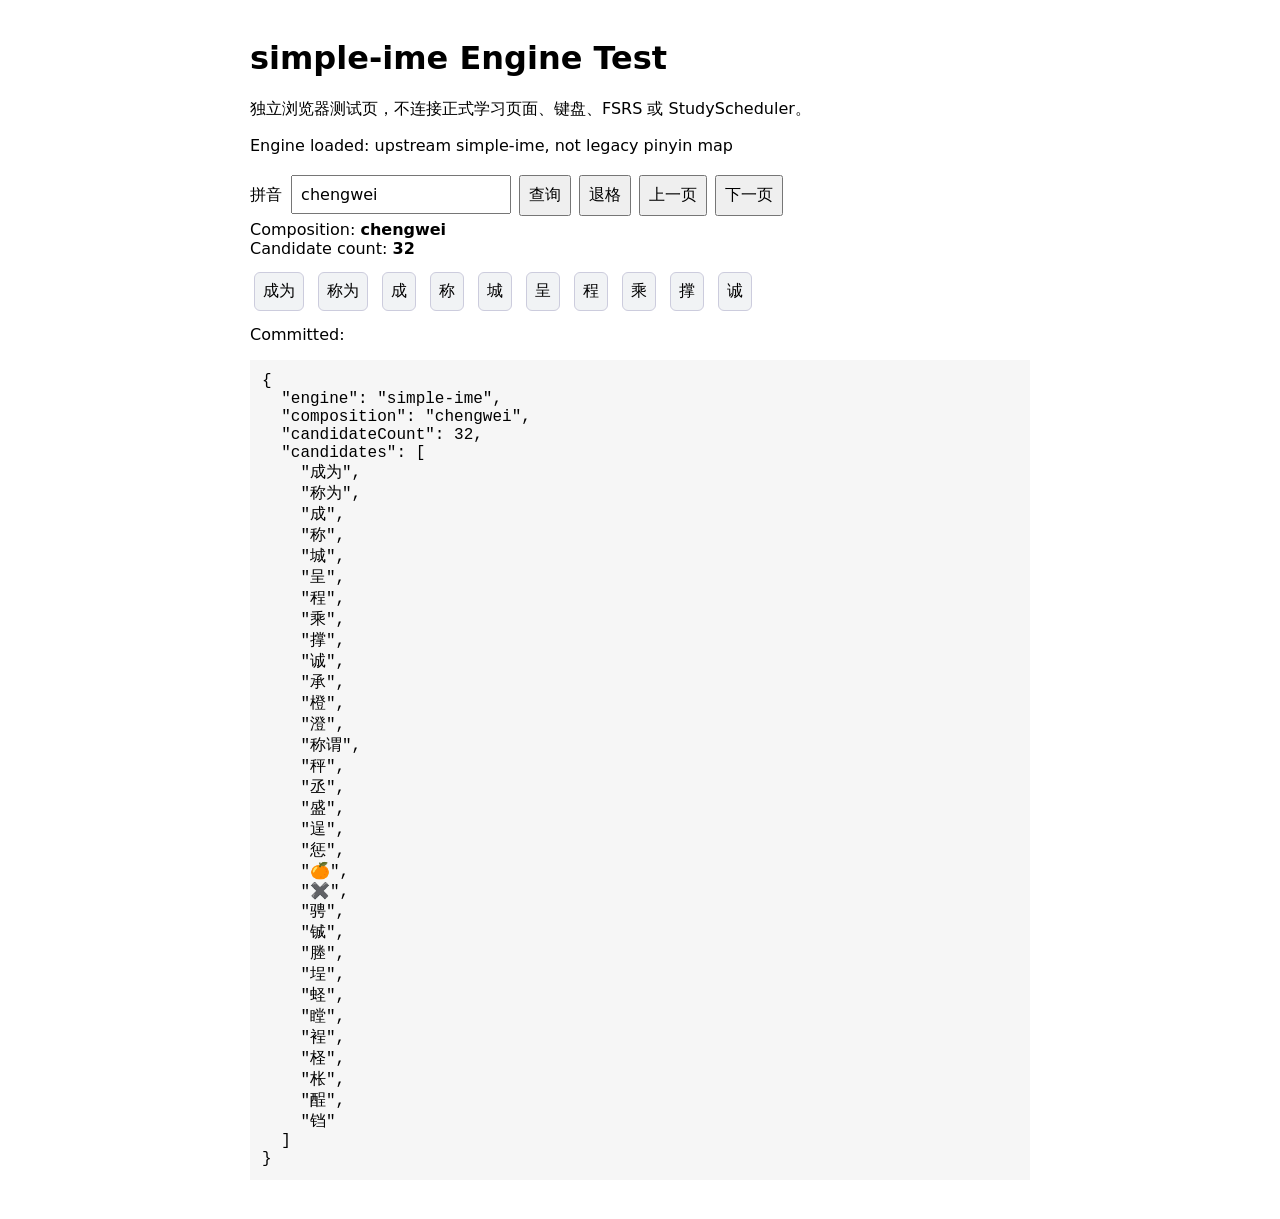
<file: topik-vocab/ime-experiment/index.html>
<!doctype html><html lang="zh-CN"><head><meta charset="utf-8"><meta name="viewport" content="width=device-width,initial-scale=1"><title>simple-ime Engine Test</title><style>body{font:16px system-ui,-apple-system,sans-serif;max-width:780px;margin:auto;padding:18px}input,button{font:inherit;padding:8px;margin:4px}#candidates{display:flex;gap:6px;overflow-x:auto;padding:10px 0;flex-wrap:wrap}#candidates button{background:#f1f3f5;border:1px solid #ccd;border-radius:6px}pre{white-space:pre-wrap;overflow-wrap:anywhere;background:#f6f6f6;padding:12px}</style></head><body><h1>simple-ime Engine Test</h1><p>独立浏览器测试页，不连接正式学习页面、键盘、FSRS 或 StudyScheduler。</p><p id="status">正在加载真正的 simple-ime Engine...</p><label>拼音 <input id="pinyin" value="chengwei" autocomplete="off" spellcheck="false"></label><button id="query">查询</button><button id="backspace">退格</button><button id="prev">上一页</button><button id="next">下一页</button><div>Composition: <strong id="composition"></strong></div><div>Candidate count: <strong id="count"></strong></div><div id="candidates"></div><div>Committed: <strong id="committed"></strong></div><pre id="debug"></pre><script src="./simple-ime-core.js"></script><script src="./simple-ime-adapter.js"></script><script>
const $=id=>document.getElementById(id);let adapter;function render(){const c=adapter.getCandidates();$('composition').textContent=adapter.getComposition();$('count').textContent=c.length;$('candidates').replaceChildren(...adapter.getPage().map(w=>{const b=document.createElement('button');b.textContent=w;b.onclick=()=>{const index=adapter.getCandidates().indexOf(w);$('committed').textContent+=adapter.selectCandidate(index)||'';render()};return b}));const debug={engine:'simple-ime',composition:adapter.getComposition(),candidateCount:c.length,candidates:c.slice(0,50)};$('debug').textContent=JSON.stringify(debug,null,2);console.log(debug)}
function query(){adapter.reset();for(const char of $('pinyin').value.toLowerCase())adapter.input(char);render()}
try{if(typeof SimpleImeCore==='undefined')throw Error('simple-ime-core.js not deployed');adapter=new TOPIK_SimpleImeAdapter(SimpleImeCore);adapter.init().then(()=>{$('status').textContent='Engine loaded: upstream simple-ime, not legacy pinyin map';query()});$('query').onclick=query;$('pinyin').oninput=query;$('backspace').onclick=()=>{adapter.backspace();$('pinyin').value=adapter.getComposition();render()};$('next').onclick=()=>{adapter.nextPage();render()};$('prev').onclick=()=>{adapter.previousPage();render()}}catch(e){$('status').textContent='Engine failed: '+e.message;console.error(e)}
</script></body></html>
</file>
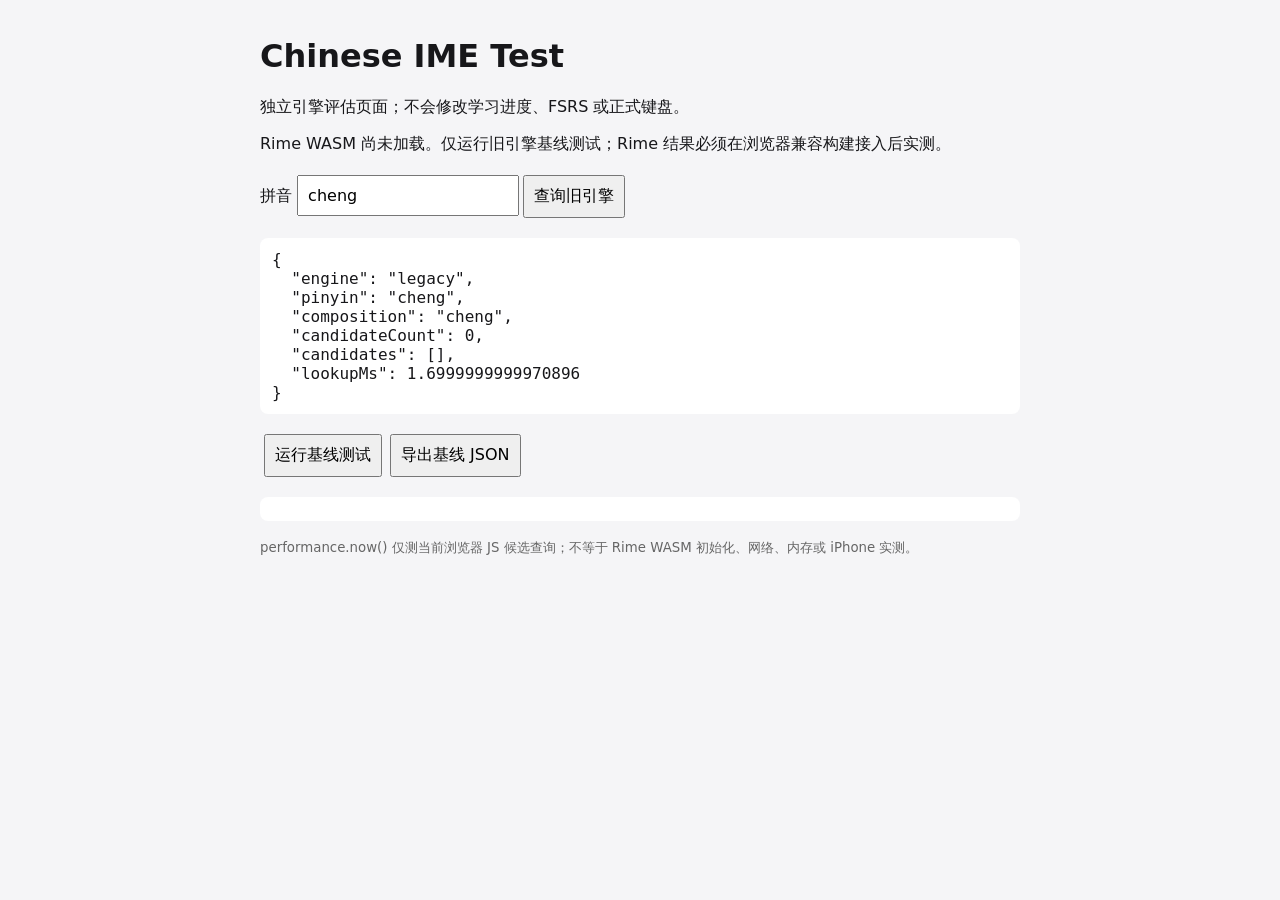
<file: topik-vocab/chinese-ime-test.html>
<!doctype html><html lang="zh-CN"><head><meta charset="utf-8"><meta name="viewport" content="width=device-width,initial-scale=1,viewport-fit=cover"><title>Chinese IME Test — Rime WASM POC</title><style>body{font:16px -apple-system,system-ui,sans-serif;max-width:760px;margin:auto;padding:16px;background:#f5f5f7;color:#17171a}button,input{font:inherit;padding:9px}button{margin:4px}pre{white-space:pre-wrap;overflow-wrap:anywhere;background:white;padding:12px;border-radius:8px}table{border-collapse:collapse;width:100%;background:white}td,th{border:1px solid #ddd;padding:6px;text-align:left}small{color:#666}</style></head><body><h1>Chinese IME Test</h1><p>独立引擎评估页面；不会修改学习进度、FSRS 或正式键盘。</p><p id="status">Rime WASM 尚未加载。仅运行旧引擎基线测试；Rime 结果必须在浏览器兼容构建接入后实测。</p><label>拼音 <input id="query" value="cheng" inputmode="none" autocomplete="off"></label><button id="lookup">查询旧引擎</button><pre id="output"></pre><button id="baseline">运行基线测试</button><button id="download">导出基线 JSON</button><pre id="summary"></pre><p><small>performance.now() 仅测当前浏览器 JS 候选查询；不等于 Rime WASM 初始化、网络、内存或 iPhone 实测。</small></p><script src="./pinyin-keyboard.js"></script><script src="./ime-engine-adapter.js"></script><script>
const cases={jian:'间',cheng:'成',shi:'时',yi:'一',li:'理',ji:'机',xue:'学',sheng:'生',gong:'工',zuo:'做',peng:'朋',you:'有',shijian:'时间',xuesheng:'学生',xuexi:'学习',gongzuo:'工作',fangjian:'房间',zhongjian:'中间',chengwei:'成为',keyi:'可以',ranhou:'然后',wozaijia:'我在家'};
let last=null;const $=id=>document.getElementById(id);
function lookup(){const py=$('query').value;const t=performance.now();const c=TOPIK_PINYIN.candidates(py);const ms=performance.now()-t;$('output').textContent=JSON.stringify({engine:'legacy',pinyin:py,composition:py,candidateCount:c.length,candidates:c,lookupMs:ms},null,2)}
function baseline(){let empty=0,missing=0,total=0,latency=0;const rows=[];const corpus={...Object.fromEntries(Object.entries(TOPIK_PINYIN.dictionary).slice(0,100).map(([py,words])=>[py,words[0]])),...cases};for(const [py,target]of Object.entries(corpus)){const t=performance.now();const c=TOPIK_PINYIN.candidates(py);const ms=performance.now()-t;empty+=!c.length;missing+=!c.includes(target);total++;latency+=ms;rows.push({py,target,count:c.length,found:c.includes(target),latencyMs:ms})}last={engine:'legacy',sampleSize:total,empty,missing,meanLookupMs:latency/total,rows,wasmDownloadBytes:null,wasmInitMs:null,peakMemoryBytes:null,iphoneSafariVerified:false};$('summary').textContent=JSON.stringify(last,null,2)}
$('lookup').onclick=lookup;$('baseline').onclick=baseline;$('download').onclick=()=>{if(!last)baseline();const blob=new Blob([JSON.stringify(last,null,2)],{type:'application/json'}),a=document.createElement('a');a.href=URL.createObjectURL(blob);a.download='chinese-ime-legacy-baseline.json';a.click();setTimeout(()=>URL.revokeObjectURL(a.href),1000)};lookup();
</script></body></html>
</file>
